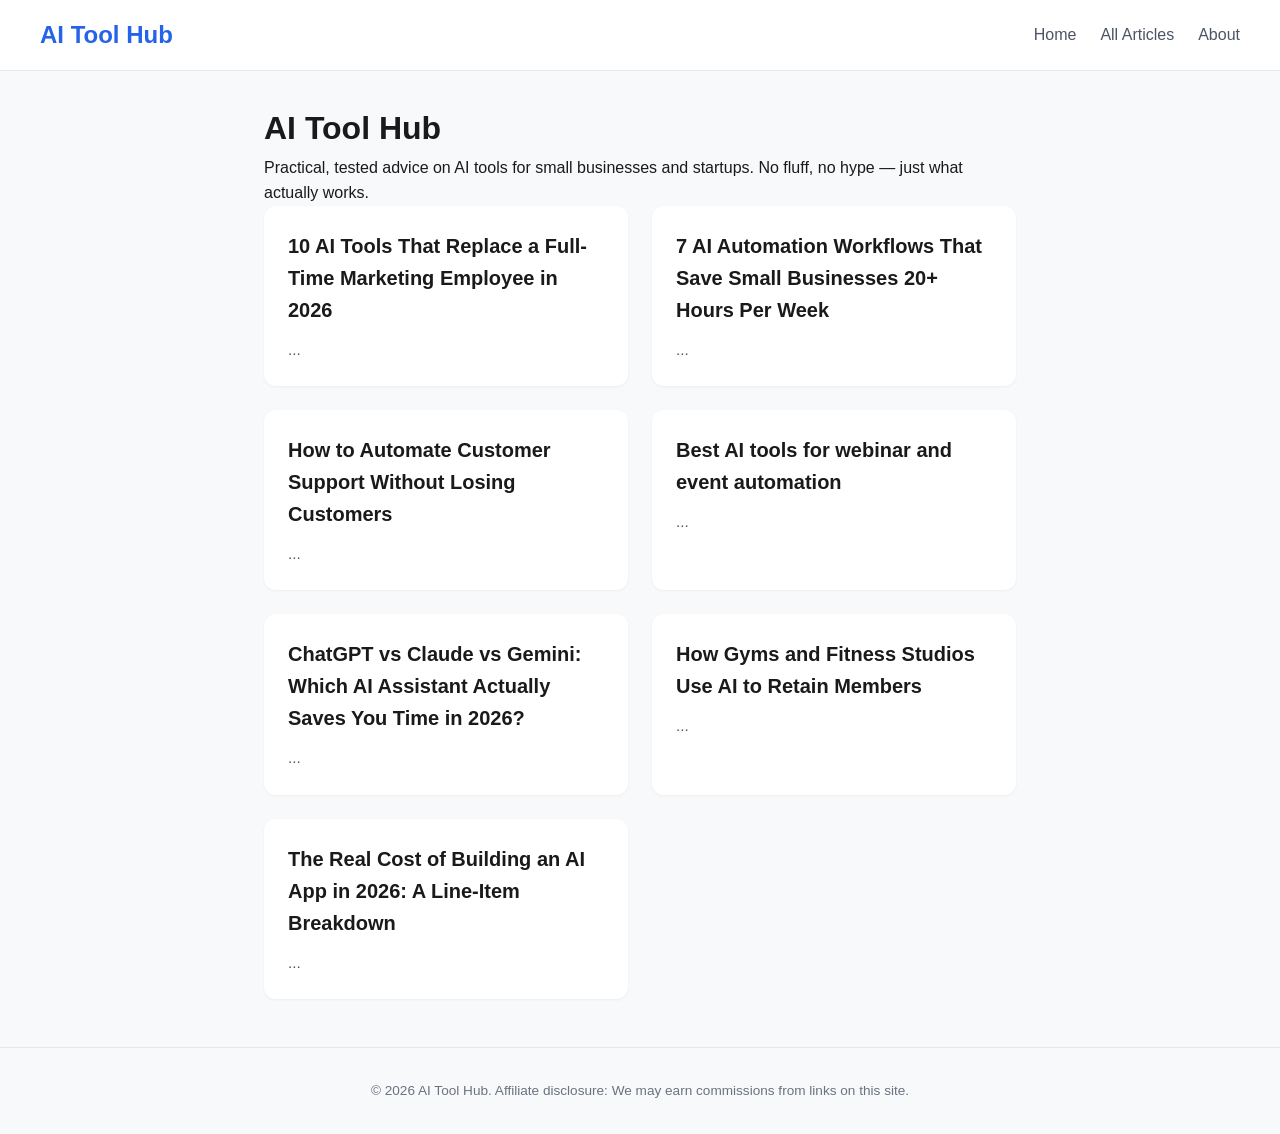
<file: public/index.html>
<!DOCTYPE html>
<html lang="en">
<head>
    <meta charset="UTF-8">
    <meta name="viewport" content="width=device-width, initial-scale=1.0">
    <meta name="description" content="Practical AI tool reviews and guides for small businesses">
    <title>AI Tool Hub | AI Tool Hub</title>
    <link rel="stylesheet" href="static/style.css">
    <!-- Ad placeholder - replace with real ad code once approved -->
</head>
<body>
    <header>
        <nav>
            <a href="index.html" class="logo">AI Tool Hub</a>
            <div class="nav-links">
                <a href="index.html">Home</a>
                <a href="blog/index.html">All Articles</a>
                <a href="about.html">About</a>
            </div>
        </nav>
    </header>
    <main>
        <h1>AI Tool Hub</h1>
<p>Practical, tested advice on AI tools for small businesses and startups. No fluff, no hype — just what actually works.</p>
<div class="article-grid">
<a href="blog/10-ai-tools-that-replace-a-full-time-marketing-employee-in-2026.html" class="article-card">
<h2>10 AI Tools That Replace a Full-Time Marketing Employee in 2026</h2>
<div class="meta"></div>
<p>...</p>
</a>
<a href="blog/7-ai-automation-workflows-that-save-small-businesses-20-hours-per-week.html" class="article-card">
<h2>7 AI Automation Workflows That Save Small Businesses 20+ Hours Per Week</h2>
<div class="meta"></div>
<p>...</p>
</a>
<a href="blog/how-to-automate-customer-support-without-losing-customers.html" class="article-card">
<h2>How to Automate Customer Support Without Losing Customers</h2>
<div class="meta"></div>
<p>...</p>
</a>
<a href="blog/best-ai-tools-for-webinar-and-event-automation.html" class="article-card">
<h2>Best AI tools for webinar and event automation</h2>
<div class="meta"></div>
<p>...</p>
</a>
<a href="blog/chatgpt-vs-claude-vs-gemini-which-ai-assistant-actually-saves-you-time-in-2026.html" class="article-card">
<h2>ChatGPT vs Claude vs Gemini: Which AI Assistant Actually Saves You Time in 2026?</h2>
<div class="meta"></div>
<p>...</p>
</a>
<a href="blog/how-gyms-and-fitness-studios-use-ai-to-retain-members.html" class="article-card">
<h2>How Gyms and Fitness Studios Use AI to Retain Members</h2>
<div class="meta"></div>
<p>...</p>
</a>
<a href="blog/the-real-cost-of-building-an-ai-app-in-2026-a-line-item-breakdown.html" class="article-card">
<h2>The Real Cost of Building an AI App in 2026: A Line-Item Breakdown</h2>
<div class="meta"></div>
<p>...</p>
</a>
</div>
    </main>
    <footer>
        <p>&copy; 2026 AI Tool Hub. Affiliate disclosure: We may earn commissions from links on this site.</p>
    </footer>
</body>
</html>
</file>
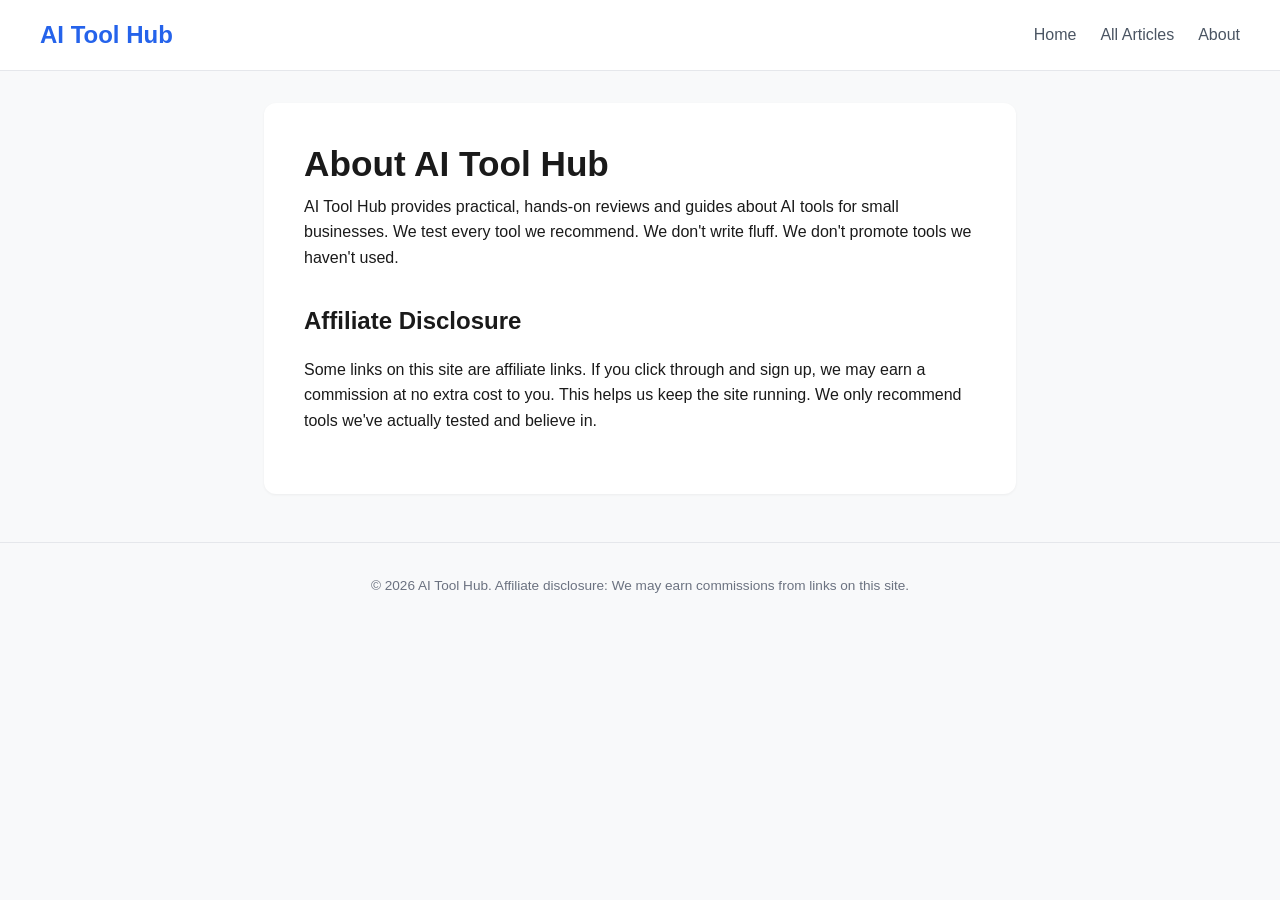
<file: public/about.html>
<!DOCTYPE html>
<html lang="en">
<head>
    <meta charset="UTF-8">
    <meta name="viewport" content="width=device-width, initial-scale=1.0">
    <meta name="description" content="About AI Tool Hub">
    <title>About | AI Tool Hub</title>
    <link rel="stylesheet" href="static/style.css">
    <!-- Ad placeholder - replace with real ad code once approved -->
</head>
<body>
    <header>
        <nav>
            <a href="index.html" class="logo">AI Tool Hub</a>
            <div class="nav-links">
                <a href="index.html">Home</a>
                <a href="blog/index.html">All Articles</a>
                <a href="about.html">About</a>
            </div>
        </nav>
    </header>
    <main>
        <article>
<h1>About AI Tool Hub</h1>
<p>AI Tool Hub provides practical, hands-on reviews and guides about AI tools for small businesses. We test every tool we recommend. We don't write fluff. We don't promote tools we haven't used.</p>
<h2>Affiliate Disclosure</h2>
<p>Some links on this site are affiliate links. If you click through and sign up, we may earn a commission at no extra cost to you. This helps us keep the site running. We only recommend tools we've actually tested and believe in.</p>
</article>
    </main>
    <footer>
        <p>&copy; 2026 AI Tool Hub. Affiliate disclosure: We may earn commissions from links on this site.</p>
    </footer>
</body>
</html>
</file>
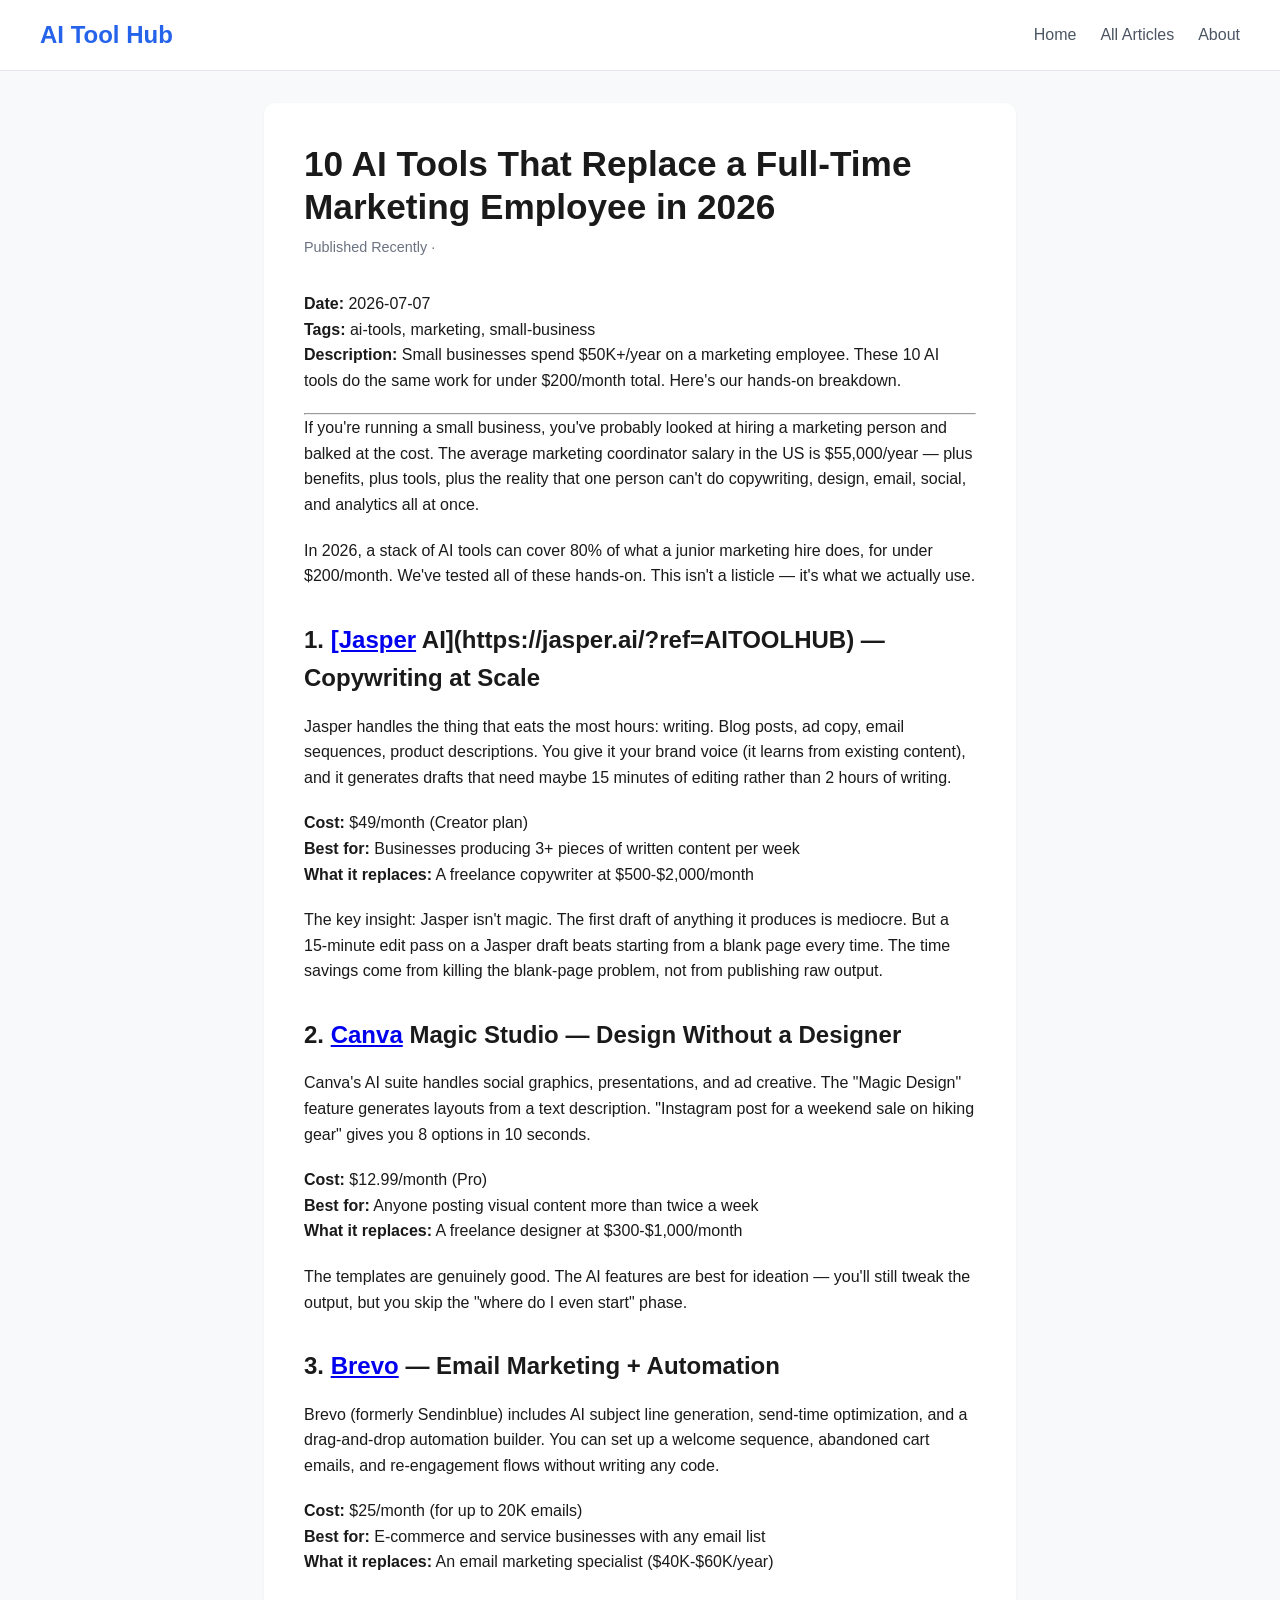
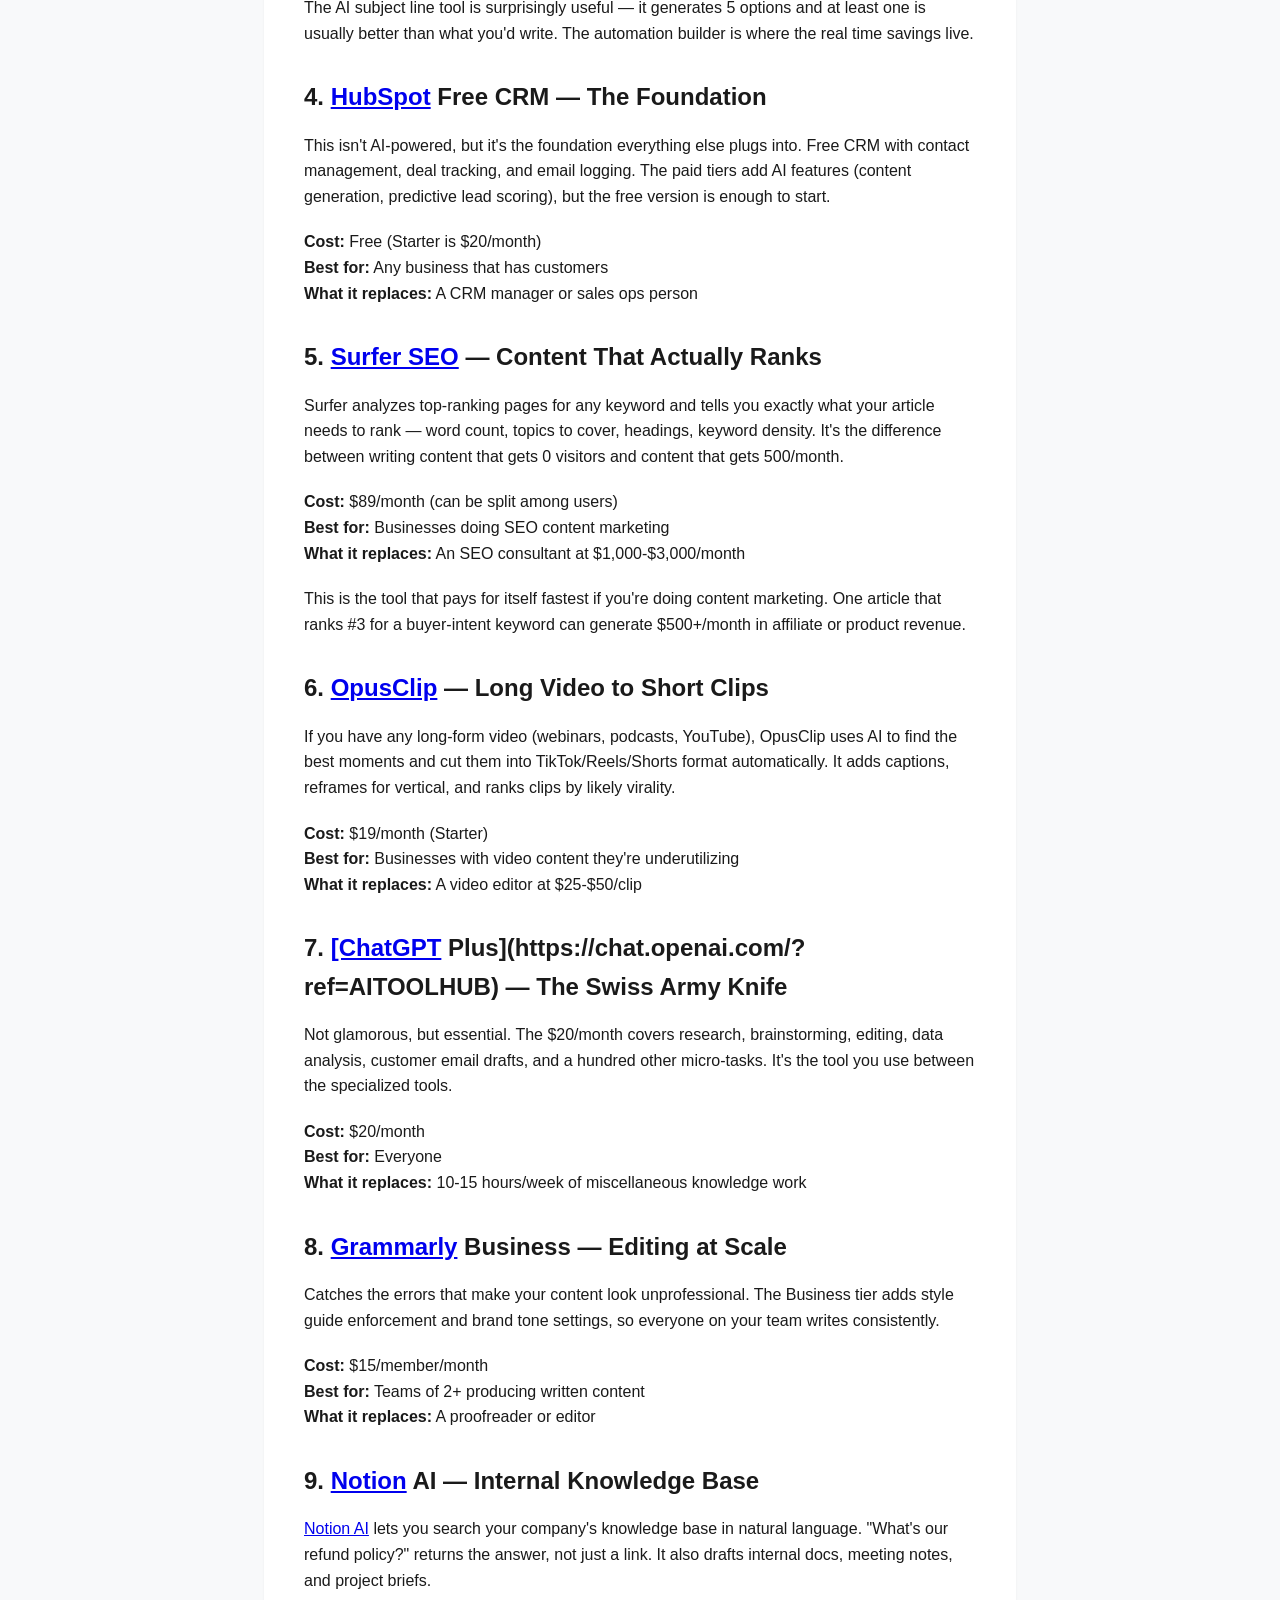
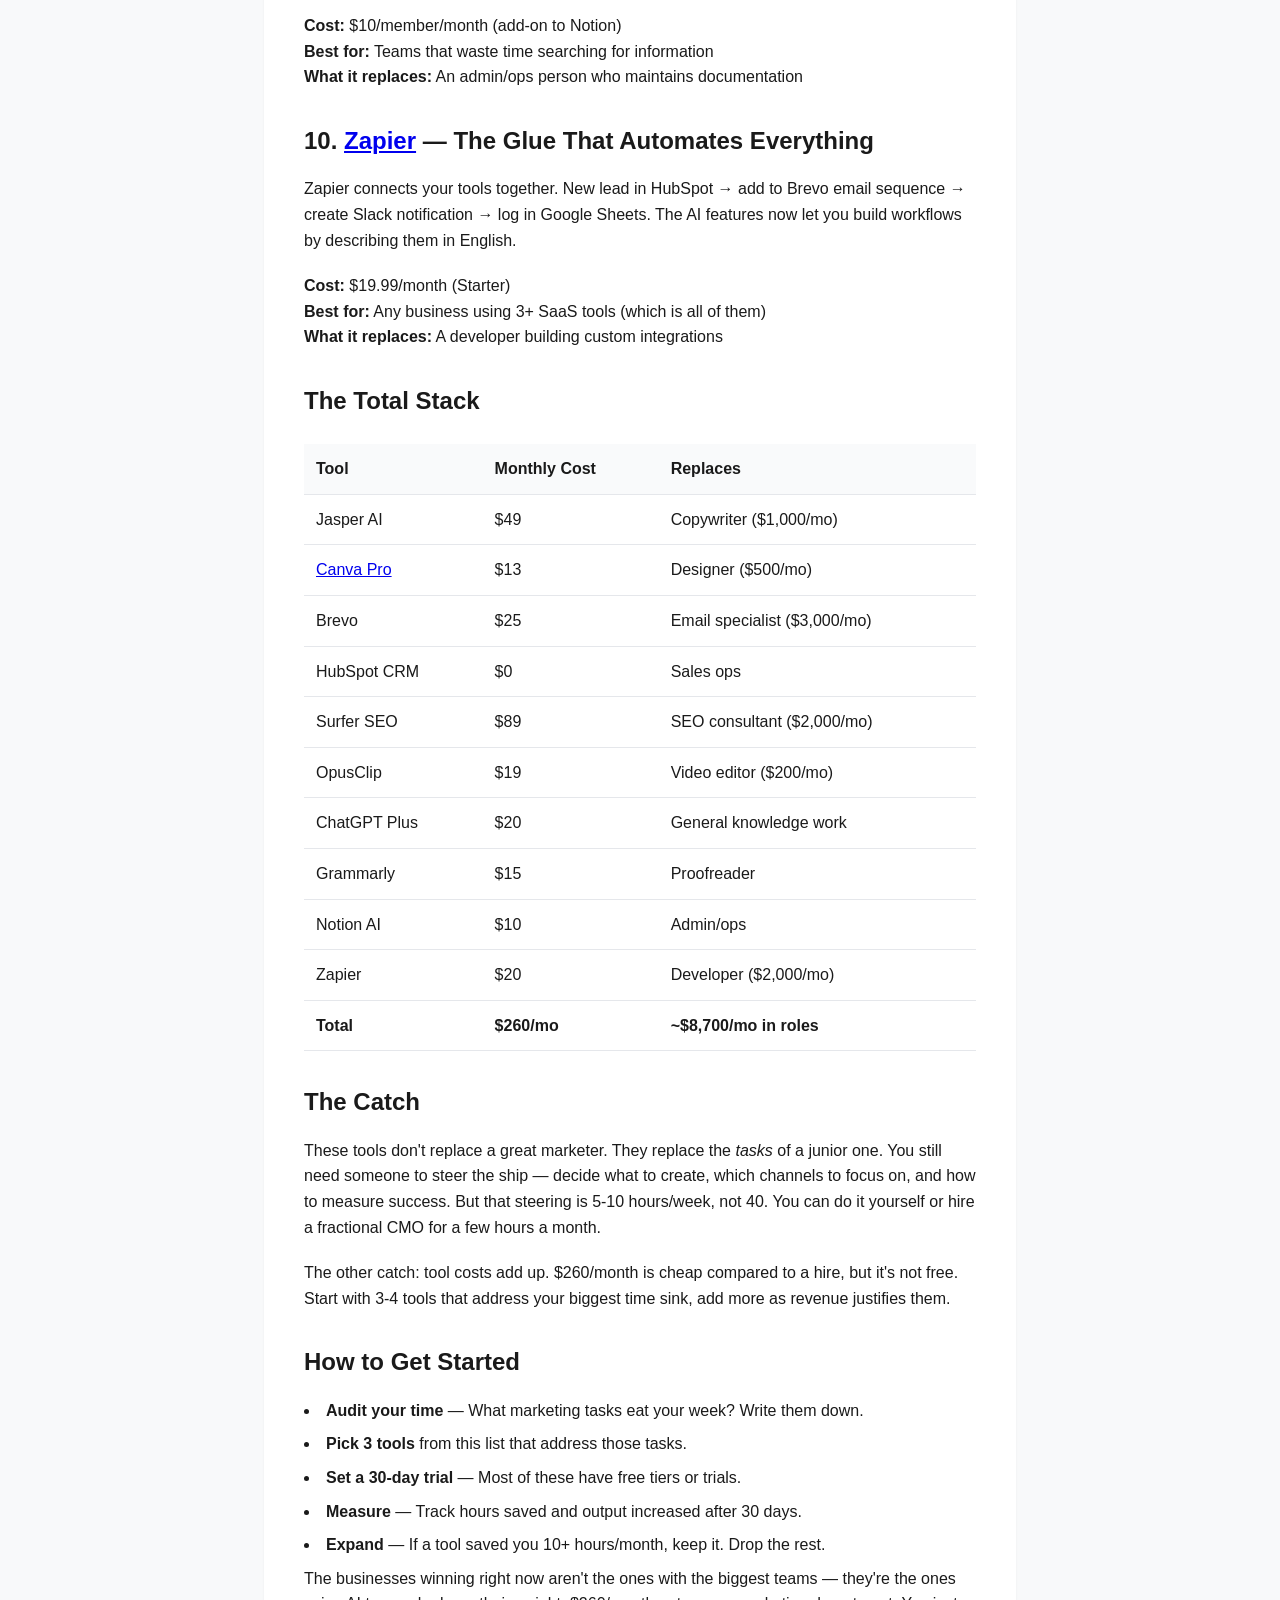
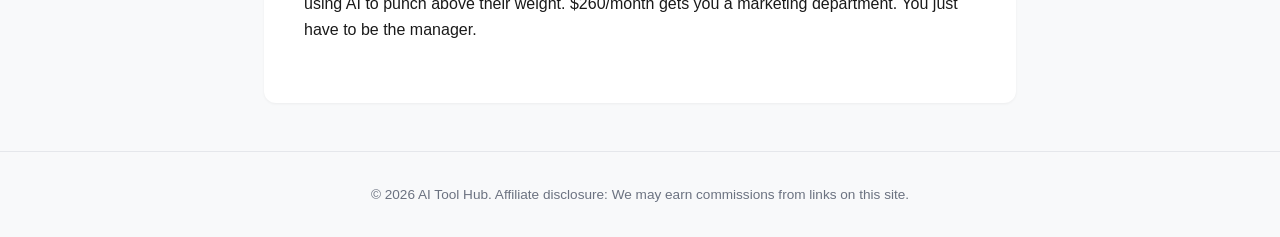
<file: public/blog/10-ai-tools-that-replace-a-full-time-marketing-employee-in-2026.html>
<!DOCTYPE html>
<html lang="en">
<head>
    <meta charset="UTF-8">
    <meta name="viewport" content="width=device-width, initial-scale=1.0">
    <meta name="description" content="10 AI Tools That Replace a Full-Time Marketing Employee in 2026">
    <title>10 AI Tools That Replace a Full-Time Marketing Employee in 2026 | AI Tool Hub</title>
    <link rel="stylesheet" href="../static/style.css">
    <!-- Ad placeholder - replace with real ad code once approved -->
</head>
<body>
    <header>
        <nav>
            <a href="../index.html" class="logo">AI Tool Hub</a>
            <div class="nav-links">
                <a href="../index.html">Home</a>
                <a href="index.html">All Articles</a>
                <a href="../about.html">About</a>
            </div>
        </nav>
    </header>
    <main>
        <article>
<h1>10 AI Tools That Replace a Full-Time Marketing Employee in 2026</h1>
<div class="meta">Published Recently · </div>
<p><strong>Date:</strong> 2026-07-07<br>
<strong>Tags:</strong> ai-tools, marketing, small-business<br>
<strong>Description:</strong> Small businesses spend $50K+/year on a marketing employee. These 10 AI tools do the same work for under $200/month total. Here's our hands-on breakdown.</p>

<hr>

<p>If you're running a small business, you've probably looked at hiring a marketing person and balked at the cost. The average marketing coordinator salary in the US is $55,000/year — plus benefits, plus tools, plus the reality that one person can't do copywriting, design, email, social, and analytics all at once.</p>

<p>In 2026, a stack of AI tools can cover 80% of what a junior marketing hire does, for under $200/month. We've tested all of these hands-on. This isn't a listicle — it's what we actually use.</p>

<h2>1. <a href="https://jasper.ai/?ref=AITOOLHUB" rel="noopener" target="_blank">[Jasper</a> AI](https://jasper.ai/?ref=AITOOLHUB) — Copywriting at Scale</h2>

<p>Jasper handles the thing that eats the most hours: writing. Blog posts, ad copy, email sequences, product descriptions. You give it your brand voice (it learns from existing content), and it generates drafts that need maybe 15 minutes of editing rather than 2 hours of writing.</p>

<p><strong>Cost:</strong> $49/month (Creator plan)<br>
<strong>Best for:</strong> Businesses producing 3+ pieces of written content per week<br>
<strong>What it replaces:</strong> A freelance copywriter at $500-$2,000/month</p>

<p>The key insight: Jasper isn't magic. The first draft of anything it produces is mediocre. But a 15-minute edit pass on a Jasper draft beats starting from a blank page every time. The time savings come from killing the blank-page problem, not from publishing raw output.</p>

<h2>2. <a href="https://canva.com/?ref=AITOOLHUB" rel="noopener" target="_blank">Canva</a> Magic Studio — Design Without a Designer</h2>

<p>Canva's AI suite handles social graphics, presentations, and ad creative. The "Magic Design" feature generates layouts from a text description. "Instagram post for a weekend sale on hiking gear" gives you 8 options in 10 seconds.</p>

<p><strong>Cost:</strong> $12.99/month (Pro)<br>
<strong>Best for:</strong> Anyone posting visual content more than twice a week<br>
<strong>What it replaces:</strong> A freelance designer at $300-$1,000/month</p>

<p>The templates are genuinely good. The AI features are best for ideation — you'll still tweak the output, but you skip the "where do I even start" phase.</p>

<h2>3. <a href="https://brevo.com/?ref=AITOOLHUB" rel="noopener" target="_blank">Brevo</a> — Email Marketing + Automation</h2>

<p>Brevo (formerly Sendinblue) includes AI subject line generation, send-time optimization, and a drag-and-drop automation builder. You can set up a welcome sequence, abandoned cart emails, and re-engagement flows without writing any code.</p>

<p><strong>Cost:</strong> $25/month (for up to 20K emails)<br>
<strong>Best for:</strong> E-commerce and service businesses with any email list<br>
<strong>What it replaces:</strong> An email marketing specialist ($40K-$60K/year)</p>

<p>The AI subject line tool is surprisingly useful — it generates 5 options and at least one is usually better than what you'd write. The automation builder is where the real time savings live.</p>

<h2>4. <a href="https://hubspot.com/?ref=AITOOLHUB" rel="noopener" target="_blank">HubSpot</a> Free CRM — The Foundation</h2>

<p>This isn't AI-powered, but it's the foundation everything else plugs into. Free CRM with contact management, deal tracking, and email logging. The paid tiers add AI features (content generation, predictive lead scoring), but the free version is enough to start.</p>

<p><strong>Cost:</strong> Free (Starter is $20/month)<br>
<strong>Best for:</strong> Any business that has customers<br>
<strong>What it replaces:</strong> A CRM manager or sales ops person</p>

<h2>5. <a href="https://surferseo.com/?ref=AITOOLHUB" rel="noopener" target="_blank">Surfer SEO</a> — Content That Actually Ranks</h2>

<p>Surfer analyzes top-ranking pages for any keyword and tells you exactly what your article needs to rank — word count, topics to cover, headings, keyword density. It's the difference between writing content that gets 0 visitors and content that gets 500/month.</p>

<p><strong>Cost:</strong> $89/month (can be split among users)<br>
<strong>Best for:</strong> Businesses doing SEO content marketing<br>
<strong>What it replaces:</strong> An SEO consultant at $1,000-$3,000/month</p>

<p>This is the tool that pays for itself fastest if you're doing content marketing. One article that ranks #3 for a buyer-intent keyword can generate $500+/month in affiliate or product revenue.</p>

<h2>6. <a href="https://opusclip.com/?ref=AITOOLHUB" rel="noopener" target="_blank">OpusClip</a> — Long Video to Short Clips</h2>

<p>If you have any long-form video (webinars, podcasts, YouTube), OpusClip uses AI to find the best moments and cut them into TikTok/Reels/Shorts format automatically. It adds captions, reframes for vertical, and ranks clips by likely virality.</p>

<p><strong>Cost:</strong> $19/month (Starter)<br>
<strong>Best for:</strong> Businesses with video content they're underutilizing<br>
<strong>What it replaces:</strong> A video editor at $25-$50/clip</p>

<h2>7. <a href="https://chat.openai.com/?ref=AITOOLHUB" rel="noopener" target="_blank">[ChatGPT</a> Plus](https://chat.openai.com/?ref=AITOOLHUB) — The Swiss Army Knife</h2>

<p>Not glamorous, but essential. The $20/month covers research, brainstorming, editing, data analysis, customer email drafts, and a hundred other micro-tasks. It's the tool you use between the specialized tools.</p>

<p><strong>Cost:</strong> $20/month<br>
<strong>Best for:</strong> Everyone<br>
<strong>What it replaces:</strong> 10-15 hours/week of miscellaneous knowledge work</p>

<h2>8. <a href="https://grammarly.com/?ref=AITOOLHUB" rel="noopener" target="_blank">Grammarly</a> Business — Editing at Scale</h2>

<p>Catches the errors that make your content look unprofessional. The Business tier adds style guide enforcement and brand tone settings, so everyone on your team writes consistently.</p>

<p><strong>Cost:</strong> $15/member/month<br>
<strong>Best for:</strong> Teams of 2+ producing written content<br>
<strong>What it replaces:</strong> A proofreader or editor</p>

<h2>9. <a href="https://notion.so/?ref=AITOOLHUB" rel="noopener" target="_blank">Notion</a> AI — Internal Knowledge Base</h2>

<p><a href="https://notion.so/ai?ref=AITOOLHUB" rel="noopener" target="_blank">Notion AI</a> lets you search your company's knowledge base in natural language. "What's our refund policy?" returns the answer, not just a link. It also drafts internal docs, meeting notes, and project briefs.</p>

<p><strong>Cost:</strong> $10/member/month (add-on to Notion)<br>
<strong>Best for:</strong> Teams that waste time searching for information<br>
<strong>What it replaces:</strong> An admin/ops person who maintains documentation</p>

<h2>10. <a href="https://zapier.com/?ref=AITOOLHUB" rel="noopener" target="_blank">Zapier</a> — The Glue That Automates Everything</h2>

<p>Zapier connects your tools together. New lead in HubSpot → add to Brevo email sequence → create Slack notification → log in Google Sheets. The AI features now let you build workflows by describing them in English.</p>

<p><strong>Cost:</strong> $19.99/month (Starter)<br>
<strong>Best for:</strong> Any business using 3+ SaaS tools (which is all of them)<br>
<strong>What it replaces:</strong> A developer building custom integrations</p>

<h2>The Total Stack</h2>

<table>
<tr><th>Tool</th><th>Monthly Cost</th><th>Replaces</th></tr>
<tr><td>Jasper AI</td><td>$49</td><td>Copywriter ($1,000/mo)</td></tr>
<tr><td><a href="https://canva.com/pro?ref=AITOOLHUB" rel="noopener" target="_blank">Canva Pro</a></td><td>$13</td><td>Designer ($500/mo)</td></tr>
<tr><td>Brevo</td><td>$25</td><td>Email specialist ($3,000/mo)</td></tr>
<tr><td>HubSpot CRM</td><td>$0</td><td>Sales ops</td></tr>
<tr><td>Surfer SEO</td><td>$89</td><td>SEO consultant ($2,000/mo)</td></tr>
<tr><td>OpusClip</td><td>$19</td><td>Video editor ($200/mo)</td></tr>
<tr><td>ChatGPT Plus</td><td>$20</td><td>General knowledge work</td></tr>
<tr><td>Grammarly</td><td>$15</td><td>Proofreader</td></tr>
<tr><td>Notion AI</td><td>$10</td><td>Admin/ops</td></tr>
<tr><td>Zapier</td><td>$20</td><td>Developer ($2,000/mo)</td></tr>
<tr><td><strong>Total</strong></td><td><strong>$260/mo</strong></td><td><strong>~$8,700/mo in roles</strong></td></tr>
</table>

<h2>The Catch</h2>

<p>These tools don't replace a great marketer. They replace the <em>tasks</em> of a junior one. You still need someone to steer the ship — decide what to create, which channels to focus on, and how to measure success. But that steering is 5-10 hours/week, not 40. You can do it yourself or hire a fractional CMO for a few hours a month.</p>

<p>The other catch: tool costs add up. $260/month is cheap compared to a hire, but it's not free. Start with 3-4 tools that address your biggest time sink, add more as revenue justifies them.</p>

<h2>How to Get Started</h2>

<li><strong>Audit your time</strong> — What marketing tasks eat your week? Write them down.</li>
<li><strong>Pick 3 tools</strong> from this list that address those tasks.</li>
<li><strong>Set a 30-day trial</strong> — Most of these have free tiers or trials.</li>
<li><strong>Measure</strong> — Track hours saved and output increased after 30 days.</li>
<li><strong>Expand</strong> — If a tool saved you 10+ hours/month, keep it. Drop the rest.</li>

<p>The businesses winning right now aren't the ones with the biggest teams — they're the ones using AI to punch above their weight. $260/month gets you a marketing department. You just have to be the manager.</p>
</article>
    </main>
    <footer>
        <p>&copy; 2026 AI Tool Hub. Affiliate disclosure: We may earn commissions from links on this site.</p>
    </footer>
</body>
</html>
</file>
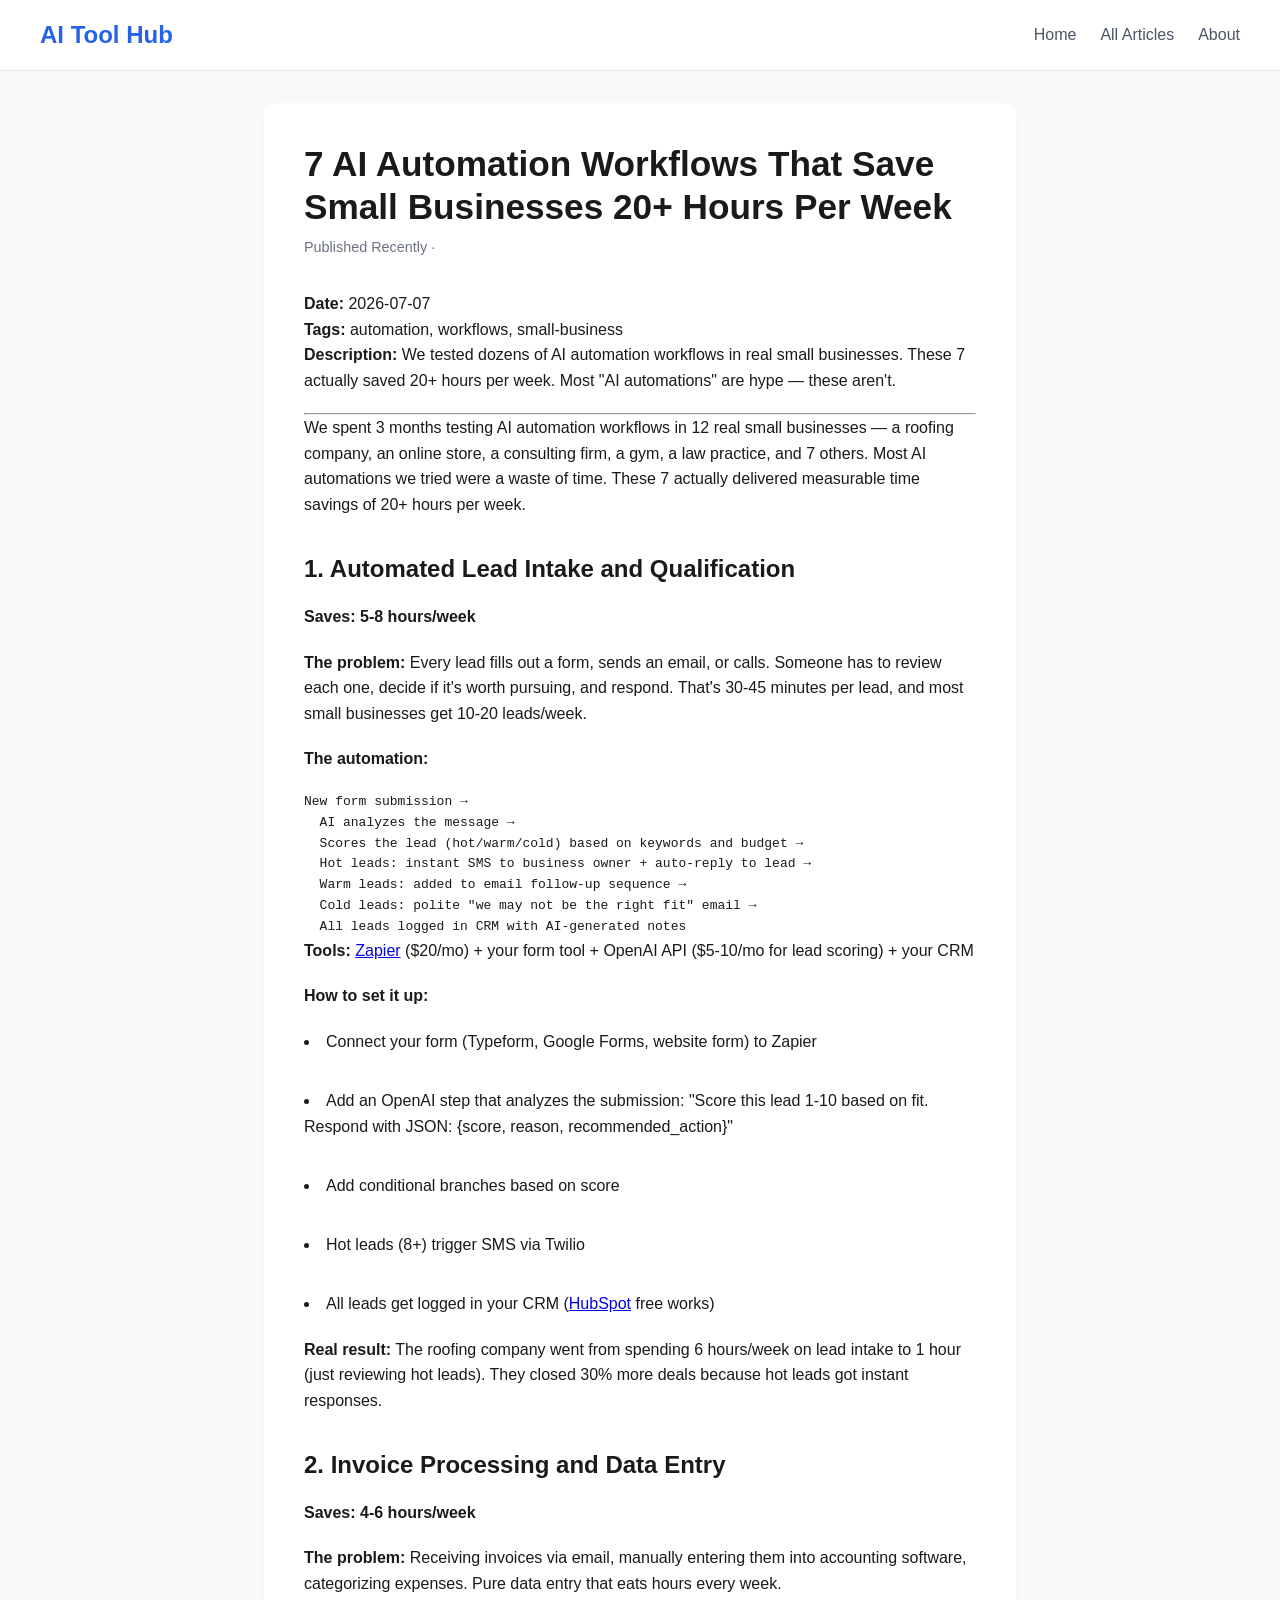
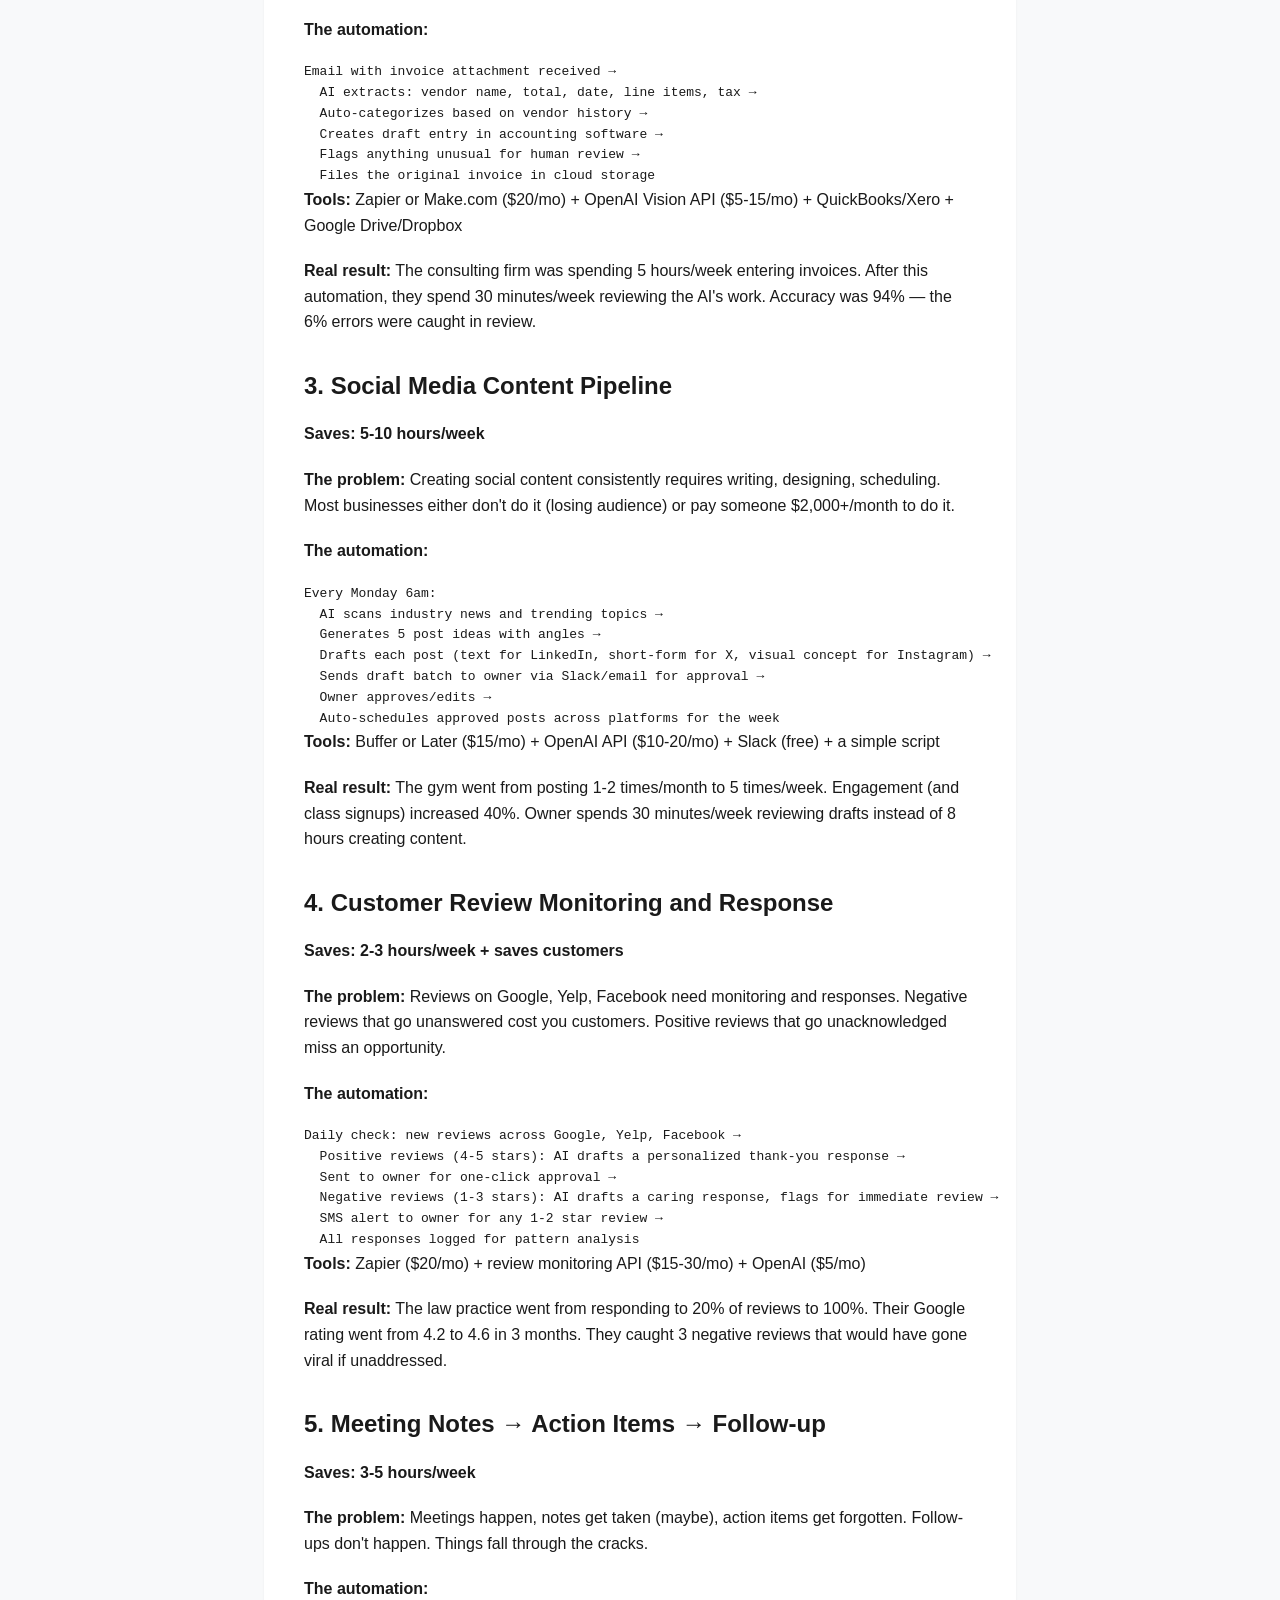
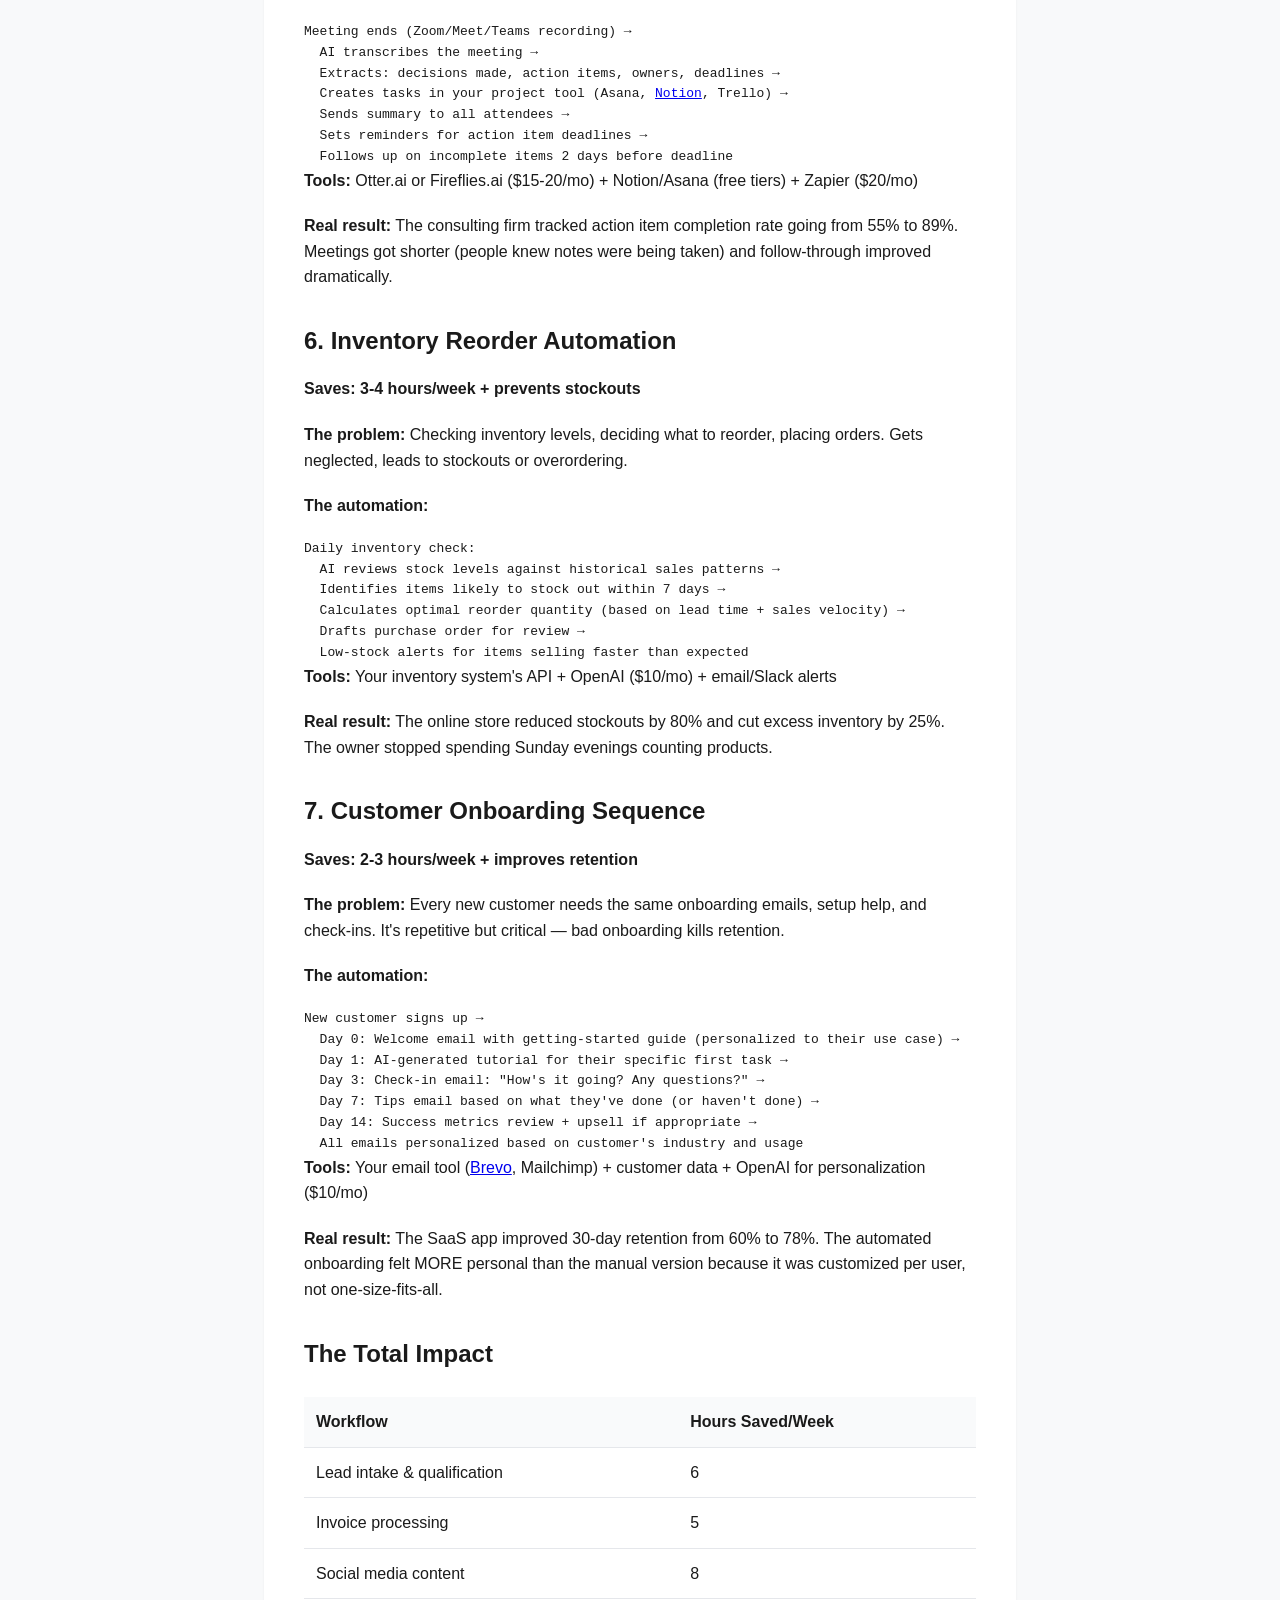
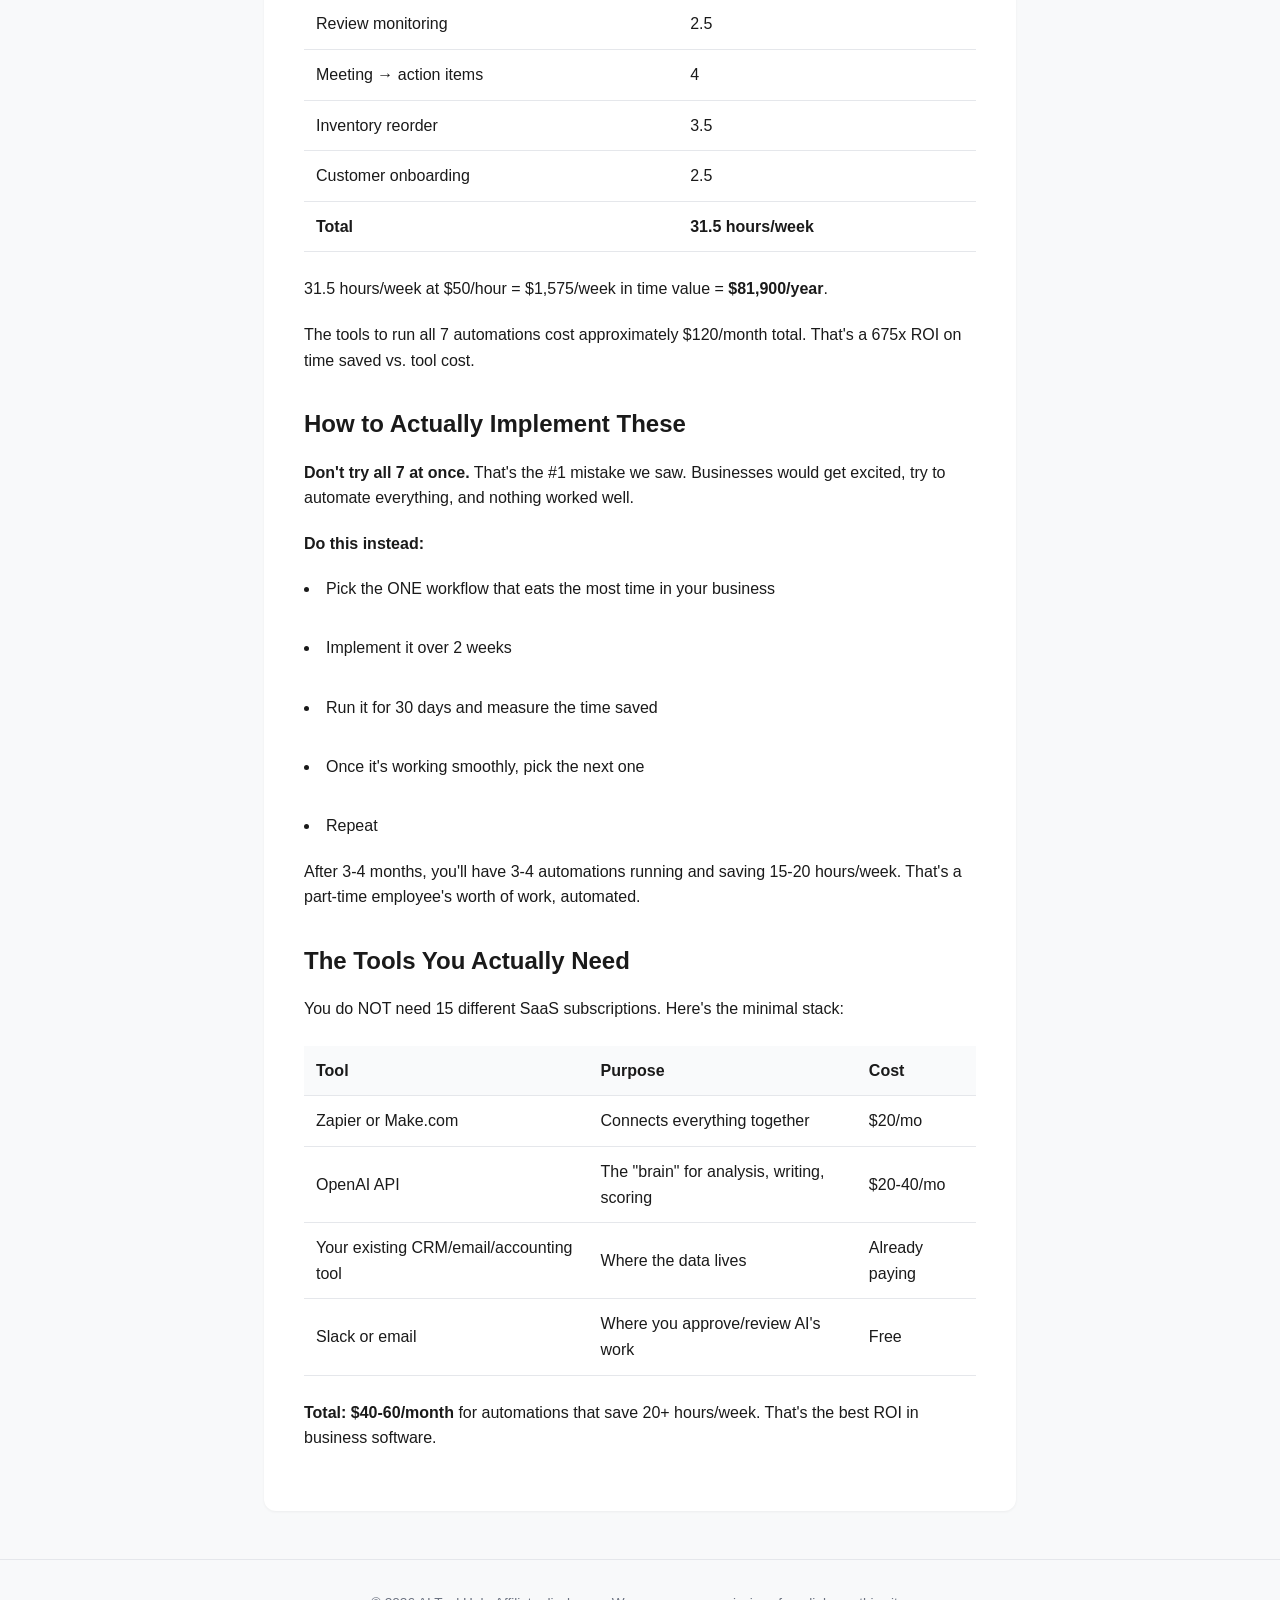
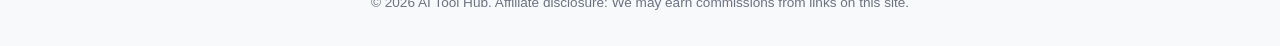
<file: public/blog/7-ai-automation-workflows-that-save-small-businesses-20-hours-per-week.html>
<!DOCTYPE html>
<html lang="en">
<head>
    <meta charset="UTF-8">
    <meta name="viewport" content="width=device-width, initial-scale=1.0">
    <meta name="description" content="7 AI Automation Workflows That Save Small Businesses 20+ Hours Per Week">
    <title>7 AI Automation Workflows That Save Small Businesses 20+ Hours Per Week | AI Tool Hub</title>
    <link rel="stylesheet" href="../static/style.css">
    <!-- Ad placeholder - replace with real ad code once approved -->
</head>
<body>
    <header>
        <nav>
            <a href="../index.html" class="logo">AI Tool Hub</a>
            <div class="nav-links">
                <a href="../index.html">Home</a>
                <a href="index.html">All Articles</a>
                <a href="../about.html">About</a>
            </div>
        </nav>
    </header>
    <main>
        <article>
<h1>7 AI Automation Workflows That Save Small Businesses 20+ Hours Per Week</h1>
<div class="meta">Published Recently · </div>
<p><strong>Date:</strong> 2026-07-07<br>
<strong>Tags:</strong> automation, workflows, small-business<br>
<strong>Description:</strong> We tested dozens of AI automation workflows in real small businesses. These 7 actually saved 20+ hours per week. Most "AI automations" are hype — these aren't.</p>

<hr>

<p>We spent 3 months testing AI automation workflows in 12 real small businesses — a roofing company, an online store, a consulting firm, a gym, a law practice, and 7 others. Most AI automations we tried were a waste of time. These 7 actually delivered measurable time savings of 20+ hours per week.</p>

<h2>1. Automated Lead Intake and Qualification</h2>

<p><strong>Saves: 5-8 hours/week</strong></p>

<p><strong>The problem:</strong> Every lead fills out a form, sends an email, or calls. Someone has to review each one, decide if it's worth pursuing, and respond. That's 30-45 minutes per lead, and most small businesses get 10-20 leads/week.</p>

<p><strong>The automation:</strong></p>

<pre><code>New form submission →
  AI analyzes the message →
  Scores the lead (hot/warm/cold) based on keywords and budget →
  Hot leads: instant SMS to business owner + auto-reply to lead →
  Warm leads: added to email follow-up sequence →
  Cold leads: polite &quot;we may not be the right fit&quot; email →
  All leads logged in CRM with AI-generated notes
</code></pre>

<p><strong>Tools:</strong> <a href="https://zapier.com/?ref=AITOOLHUB" rel="noopener" target="_blank">Zapier</a> ($20/mo) + your form tool + OpenAI API ($5-10/mo for lead scoring) + your CRM</p>

<p><strong>How to set it up:</strong><br>
<li>Connect your form (Typeform, Google Forms, website form) to Zapier</li><br>
<li>Add an OpenAI step that analyzes the submission: "Score this lead 1-10 based on fit. Respond with JSON: {score, reason, recommended_action}"</li><br>
<li>Add conditional branches based on score</li><br>
<li>Hot leads (8+) trigger SMS via Twilio</li><br>
<li>All leads get logged in your CRM (<a href="https://hubspot.com/?ref=AITOOLHUB" rel="noopener" target="_blank">HubSpot</a> free works)</li></p>

<p><strong>Real result:</strong> The roofing company went from spending 6 hours/week on lead intake to 1 hour (just reviewing hot leads). They closed 30% more deals because hot leads got instant responses.</p>

<h2>2. Invoice Processing and Data Entry</h2>

<p><strong>Saves: 4-6 hours/week</strong></p>

<p><strong>The problem:</strong> Receiving invoices via email, manually entering them into accounting software, categorizing expenses. Pure data entry that eats hours every week.</p>

<p><strong>The automation:</strong></p>

<pre><code>Email with invoice attachment received →
  AI extracts: vendor name, total, date, line items, tax →
  Auto-categorizes based on vendor history →
  Creates draft entry in accounting software →
  Flags anything unusual for human review →
  Files the original invoice in cloud storage
</code></pre>

<p><strong>Tools:</strong> Zapier or Make.com ($20/mo) + OpenAI Vision API ($5-15/mo) + QuickBooks/Xero + Google Drive/Dropbox</p>

<p><strong>Real result:</strong> The consulting firm was spending 5 hours/week entering invoices. After this automation, they spend 30 minutes/week reviewing the AI's work. Accuracy was 94% — the 6% errors were caught in review.</p>

<h2>3. Social Media Content Pipeline</h2>

<p><strong>Saves: 5-10 hours/week</strong></p>

<p><strong>The problem:</strong> Creating social content consistently requires writing, designing, scheduling. Most businesses either don't do it (losing audience) or pay someone $2,000+/month to do it.</p>

<p><strong>The automation:</strong></p>

<pre><code>Every Monday 6am:
  AI scans industry news and trending topics →
  Generates 5 post ideas with angles →
  Drafts each post (text for LinkedIn, short-form for X, visual concept for Instagram) →
  Sends draft batch to owner via Slack/email for approval →
  Owner approves/edits →
  Auto-schedules approved posts across platforms for the week
</code></pre>

<p><strong>Tools:</strong> Buffer or Later ($15/mo) + OpenAI API ($10-20/mo) + Slack (free) + a simple script</p>

<p><strong>Real result:</strong> The gym went from posting 1-2 times/month to 5 times/week. Engagement (and class signups) increased 40%. Owner spends 30 minutes/week reviewing drafts instead of 8 hours creating content.</p>

<h2>4. Customer Review Monitoring and Response</h2>

<p><strong>Saves: 2-3 hours/week + saves customers</strong></p>

<p><strong>The problem:</strong> Reviews on Google, Yelp, Facebook need monitoring and responses. Negative reviews that go unanswered cost you customers. Positive reviews that go unacknowledged miss an opportunity.</p>

<p><strong>The automation:</strong></p>

<pre><code>Daily check: new reviews across Google, Yelp, Facebook →
  Positive reviews (4-5 stars): AI drafts a personalized thank-you response →
  Sent to owner for one-click approval →
  Negative reviews (1-3 stars): AI drafts a caring response, flags for immediate review →
  SMS alert to owner for any 1-2 star review →
  All responses logged for pattern analysis
</code></pre>

<p><strong>Tools:</strong> Zapier ($20/mo) + review monitoring API ($15-30/mo) + OpenAI ($5/mo)</p>

<p><strong>Real result:</strong> The law practice went from responding to 20% of reviews to 100%. Their Google rating went from 4.2 to 4.6 in 3 months. They caught 3 negative reviews that would have gone viral if unaddressed.</p>

<h2>5. Meeting Notes → Action Items → Follow-up</h2>

<p><strong>Saves: 3-5 hours/week</strong></p>

<p><strong>The problem:</strong> Meetings happen, notes get taken (maybe), action items get forgotten. Follow-ups don't happen. Things fall through the cracks.</p>

<p><strong>The automation:</strong></p>

<pre><code>Meeting ends (Zoom/Meet/Teams recording) →
  AI transcribes the meeting →
  Extracts: decisions made, action items, owners, deadlines →
  Creates tasks in your project tool (Asana, <a href="https://notion.so/?ref=AITOOLHUB" rel="noopener" target="_blank">Notion</a>, Trello) →
  Sends summary to all attendees →
  Sets reminders for action item deadlines →
  Follows up on incomplete items 2 days before deadline
</code></pre>

<p><strong>Tools:</strong> Otter.ai or Fireflies.ai ($15-20/mo) + Notion/Asana (free tiers) + Zapier ($20/mo)</p>

<p><strong>Real result:</strong> The consulting firm tracked action item completion rate going from 55% to 89%. Meetings got shorter (people knew notes were being taken) and follow-through improved dramatically.</p>

<h2>6. Inventory Reorder Automation</h2>

<p><strong>Saves: 3-4 hours/week + prevents stockouts</strong></p>

<p><strong>The problem:</strong> Checking inventory levels, deciding what to reorder, placing orders. Gets neglected, leads to stockouts or overordering.</p>

<p><strong>The automation:</strong></p>

<pre><code>Daily inventory check:
  AI reviews stock levels against historical sales patterns →
  Identifies items likely to stock out within 7 days →
  Calculates optimal reorder quantity (based on lead time + sales velocity) →
  Drafts purchase order for review →
  Low-stock alerts for items selling faster than expected
</code></pre>

<p><strong>Tools:</strong> Your inventory system's API + OpenAI ($10/mo) + email/Slack alerts</p>

<p><strong>Real result:</strong> The online store reduced stockouts by 80% and cut excess inventory by 25%. The owner stopped spending Sunday evenings counting products.</p>

<h2>7. Customer Onboarding Sequence</h2>

<p><strong>Saves: 2-3 hours/week + improves retention</strong></p>

<p><strong>The problem:</strong> Every new customer needs the same onboarding emails, setup help, and check-ins. It's repetitive but critical — bad onboarding kills retention.</p>

<p><strong>The automation:</strong></p>

<pre><code>New customer signs up →
  Day 0: Welcome email with getting-started guide (personalized to their use case) →
  Day 1: AI-generated tutorial for their specific first task →
  Day 3: Check-in email: &quot;How&#x27;s it going? Any questions?&quot; →
  Day 7: Tips email based on what they&#x27;ve done (or haven&#x27;t done) →
  Day 14: Success metrics review + upsell if appropriate →
  All emails personalized based on customer&#x27;s industry and usage
</code></pre>

<p><strong>Tools:</strong> Your email tool (<a href="https://brevo.com/?ref=AITOOLHUB" rel="noopener" target="_blank">Brevo</a>, Mailchimp) + customer data + OpenAI for personalization ($10/mo)</p>

<p><strong>Real result:</strong> The SaaS app improved 30-day retention from 60% to 78%. The automated onboarding felt MORE personal than the manual version because it was customized per user, not one-size-fits-all.</p>

<h2>The Total Impact</h2>

<table>
<tr><th>Workflow</th><th>Hours Saved/Week</th></tr>
<tr><td>Lead intake & qualification</td><td>6</td></tr>
<tr><td>Invoice processing</td><td>5</td></tr>
<tr><td>Social media content</td><td>8</td></tr>
<tr><td>Review monitoring</td><td>2.5</td></tr>
<tr><td>Meeting → action items</td><td>4</td></tr>
<tr><td>Inventory reorder</td><td>3.5</td></tr>
<tr><td>Customer onboarding</td><td>2.5</td></tr>
<tr><td><strong>Total</strong></td><td><strong>31.5 hours/week</strong></td></tr>
</table>

<p>31.5 hours/week at $50/hour = $1,575/week in time value = <strong>$81,900/year</strong>.</p>

<p>The tools to run all 7 automations cost approximately $120/month total. That's a 675x ROI on time saved vs. tool cost.</p>

<h2>How to Actually Implement These</h2>

<p><strong>Don't try all 7 at once.</strong> That's the #1 mistake we saw. Businesses would get excited, try to automate everything, and nothing worked well.</p>

<p><strong>Do this instead:</strong><br>
<li>Pick the ONE workflow that eats the most time in your business</li><br>
<li>Implement it over 2 weeks</li><br>
<li>Run it for 30 days and measure the time saved</li><br>
<li>Once it's working smoothly, pick the next one</li><br>
<li>Repeat</li></p>

<p>After 3-4 months, you'll have 3-4 automations running and saving 15-20 hours/week. That's a part-time employee's worth of work, automated.</p>

<h2>The Tools You Actually Need</h2>

<p>You do NOT need 15 different SaaS subscriptions. Here's the minimal stack:</p>

<table>
<tr><th>Tool</th><th>Purpose</th><th>Cost</th></tr>
<tr><td>Zapier or Make.com</td><td>Connects everything together</td><td>$20/mo</td></tr>
<tr><td>OpenAI API</td><td>The "brain" for analysis, writing, scoring</td><td>$20-40/mo</td></tr>
<tr><td>Your existing CRM/email/accounting tool</td><td>Where the data lives</td><td>Already paying</td></tr>
<tr><td>Slack or email</td><td>Where you approve/review AI's work</td><td>Free</td></tr>
</table>

<p><strong>Total: $40-60/month</strong> for automations that save 20+ hours/week. That's the best ROI in business software.</p>
</article>
    </main>
    <footer>
        <p>&copy; 2026 AI Tool Hub. Affiliate disclosure: We may earn commissions from links on this site.</p>
    </footer>
</body>
</html>
</file>
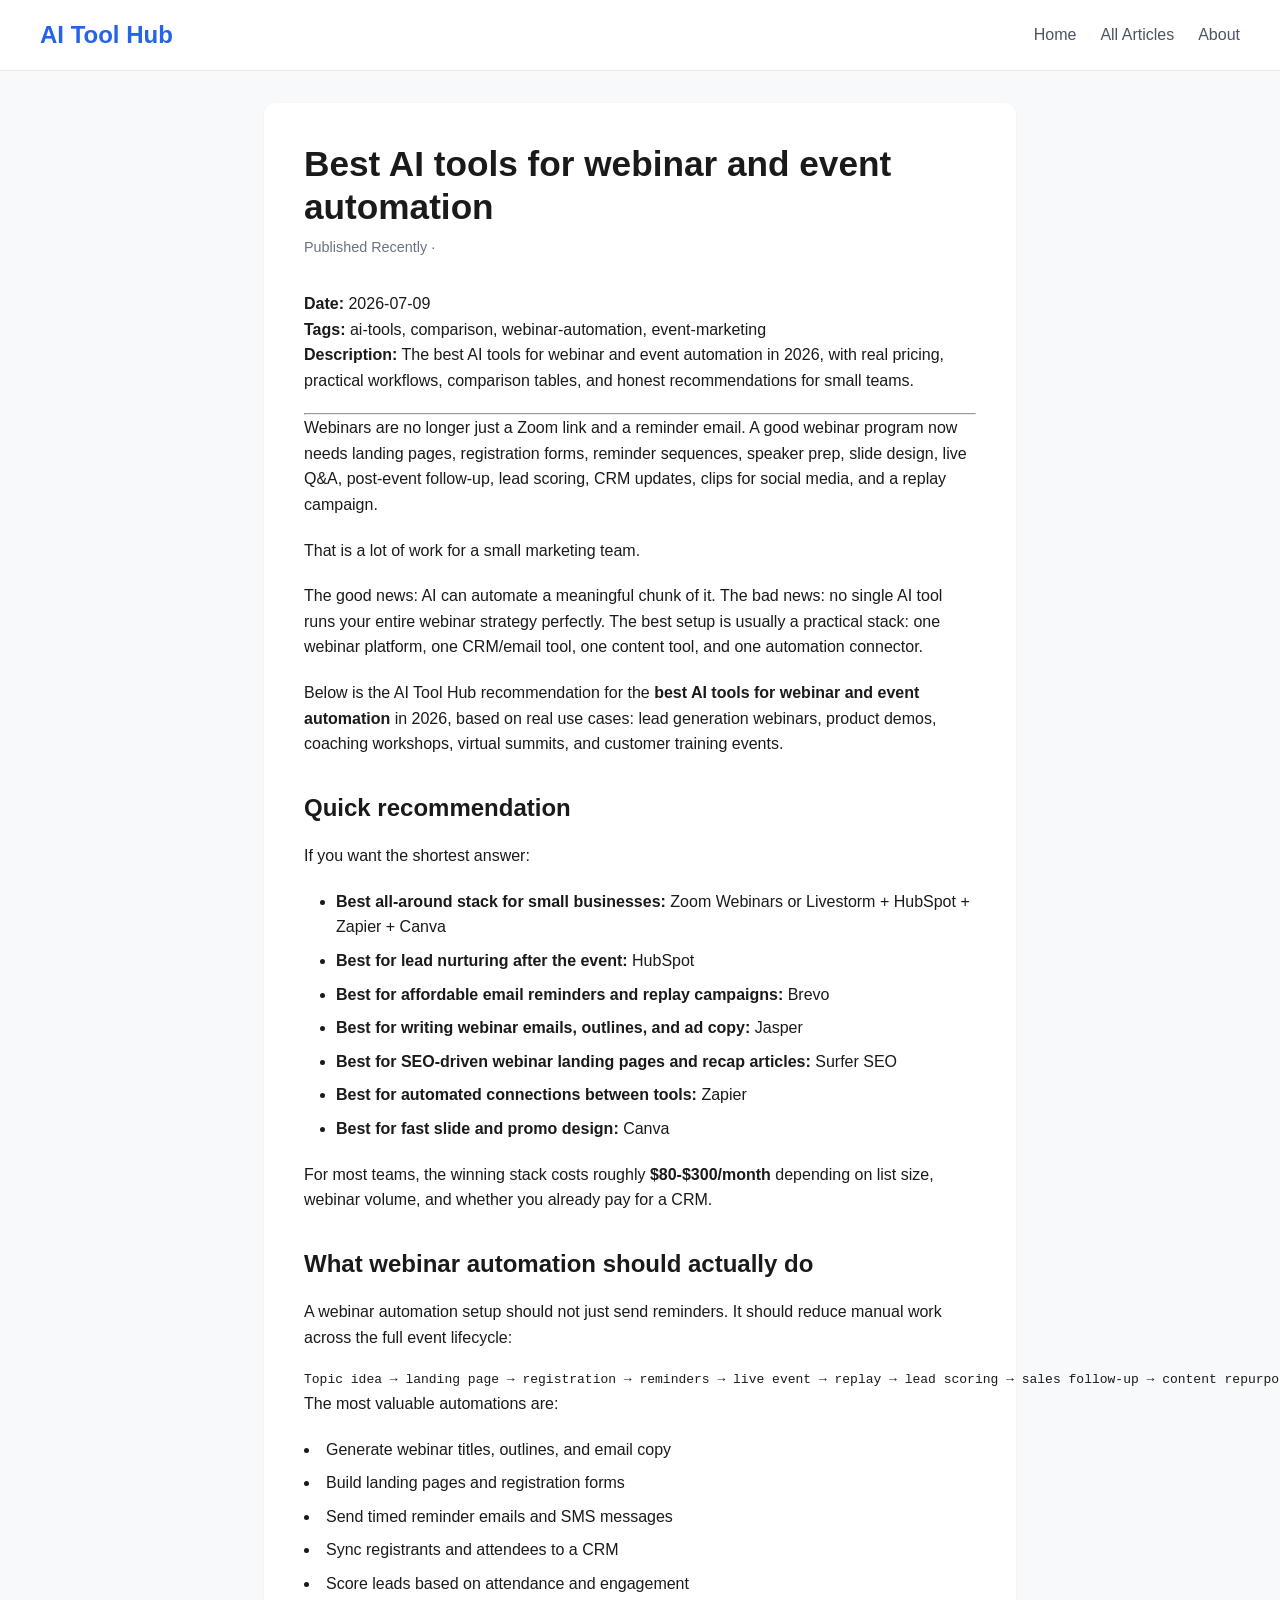
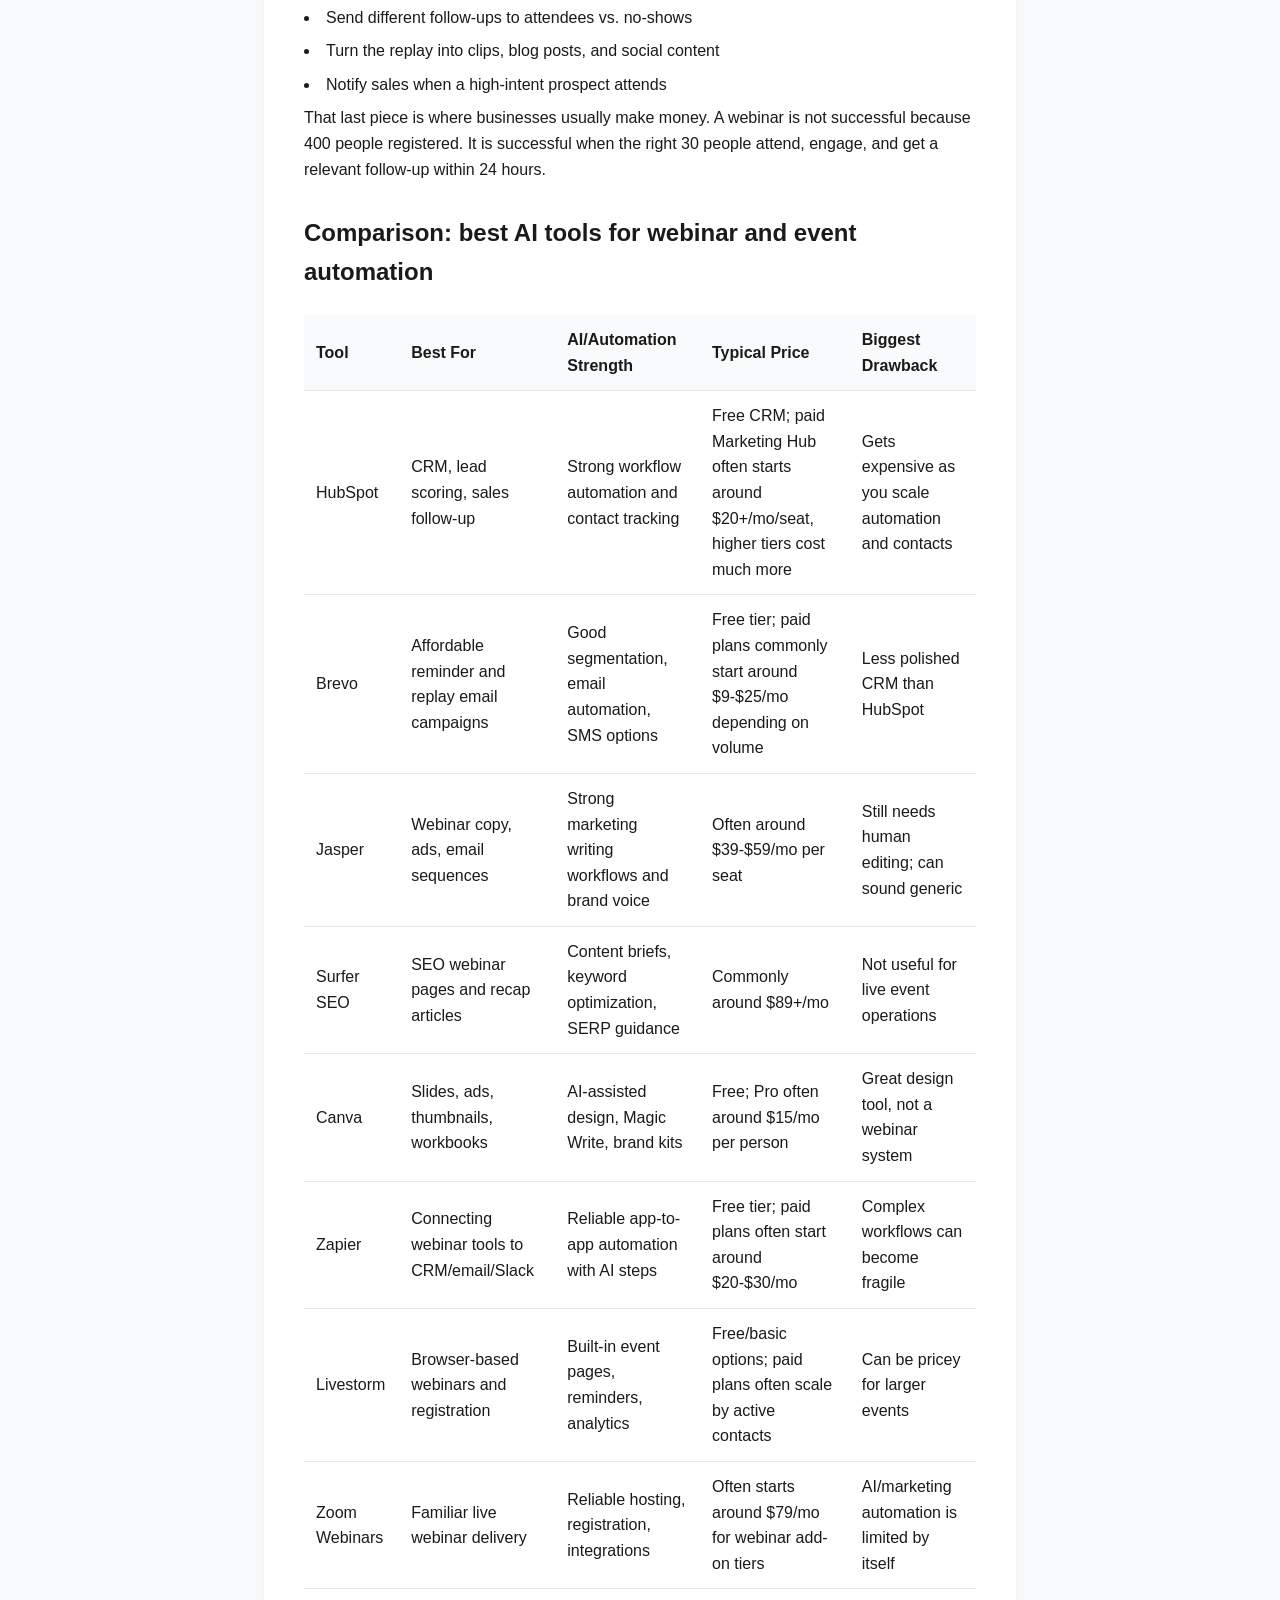
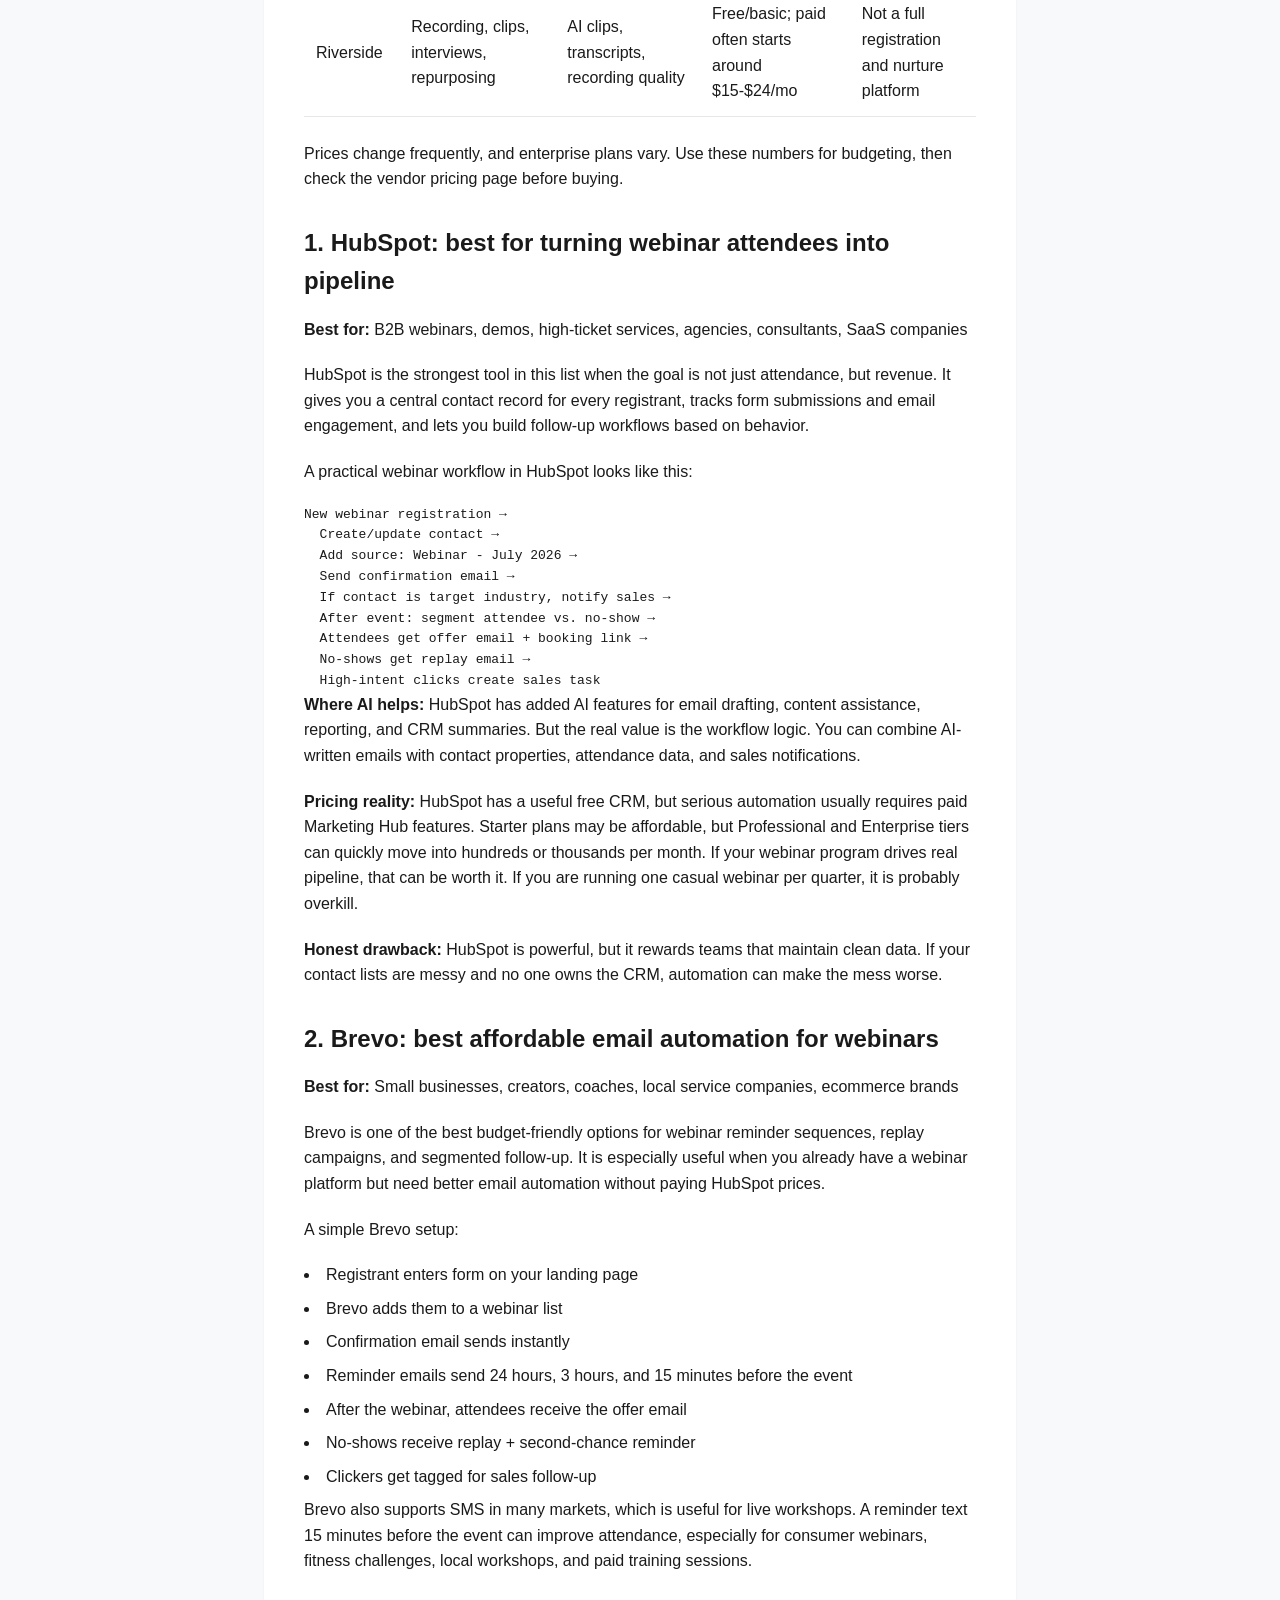
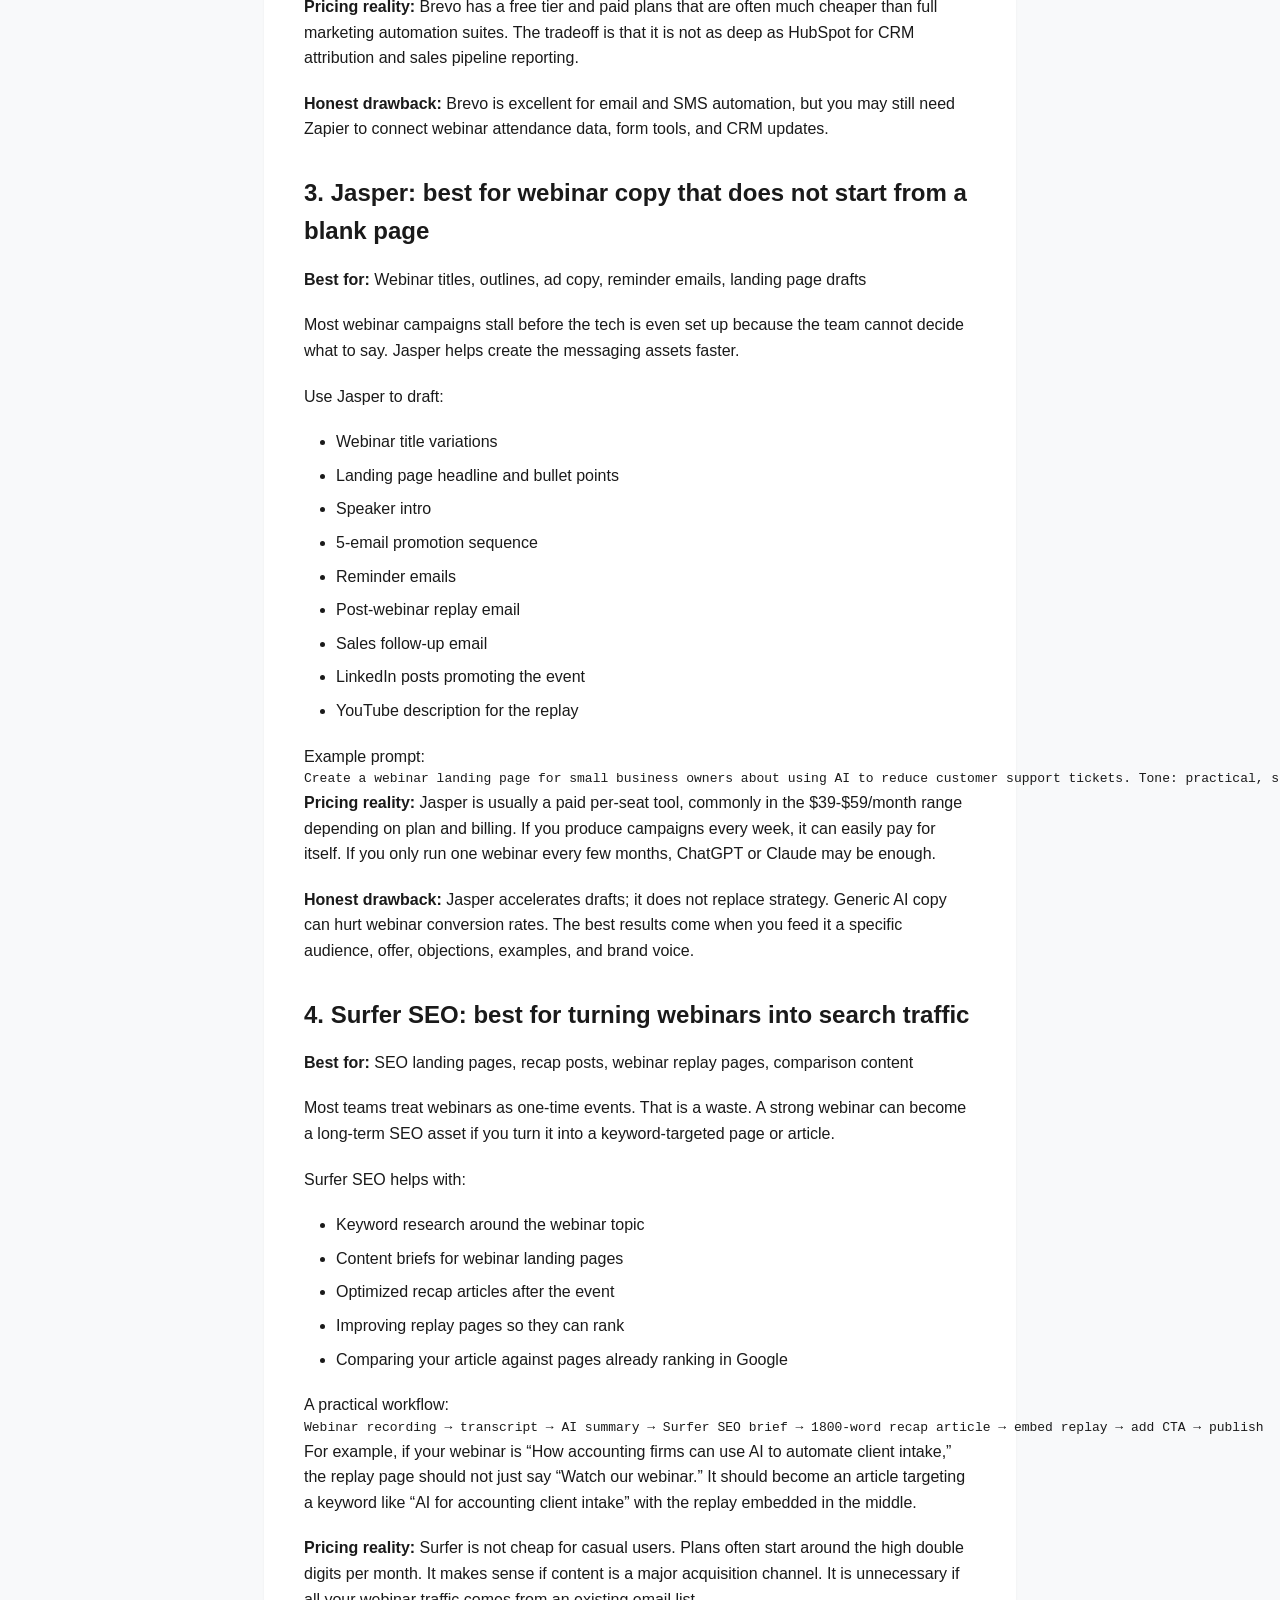
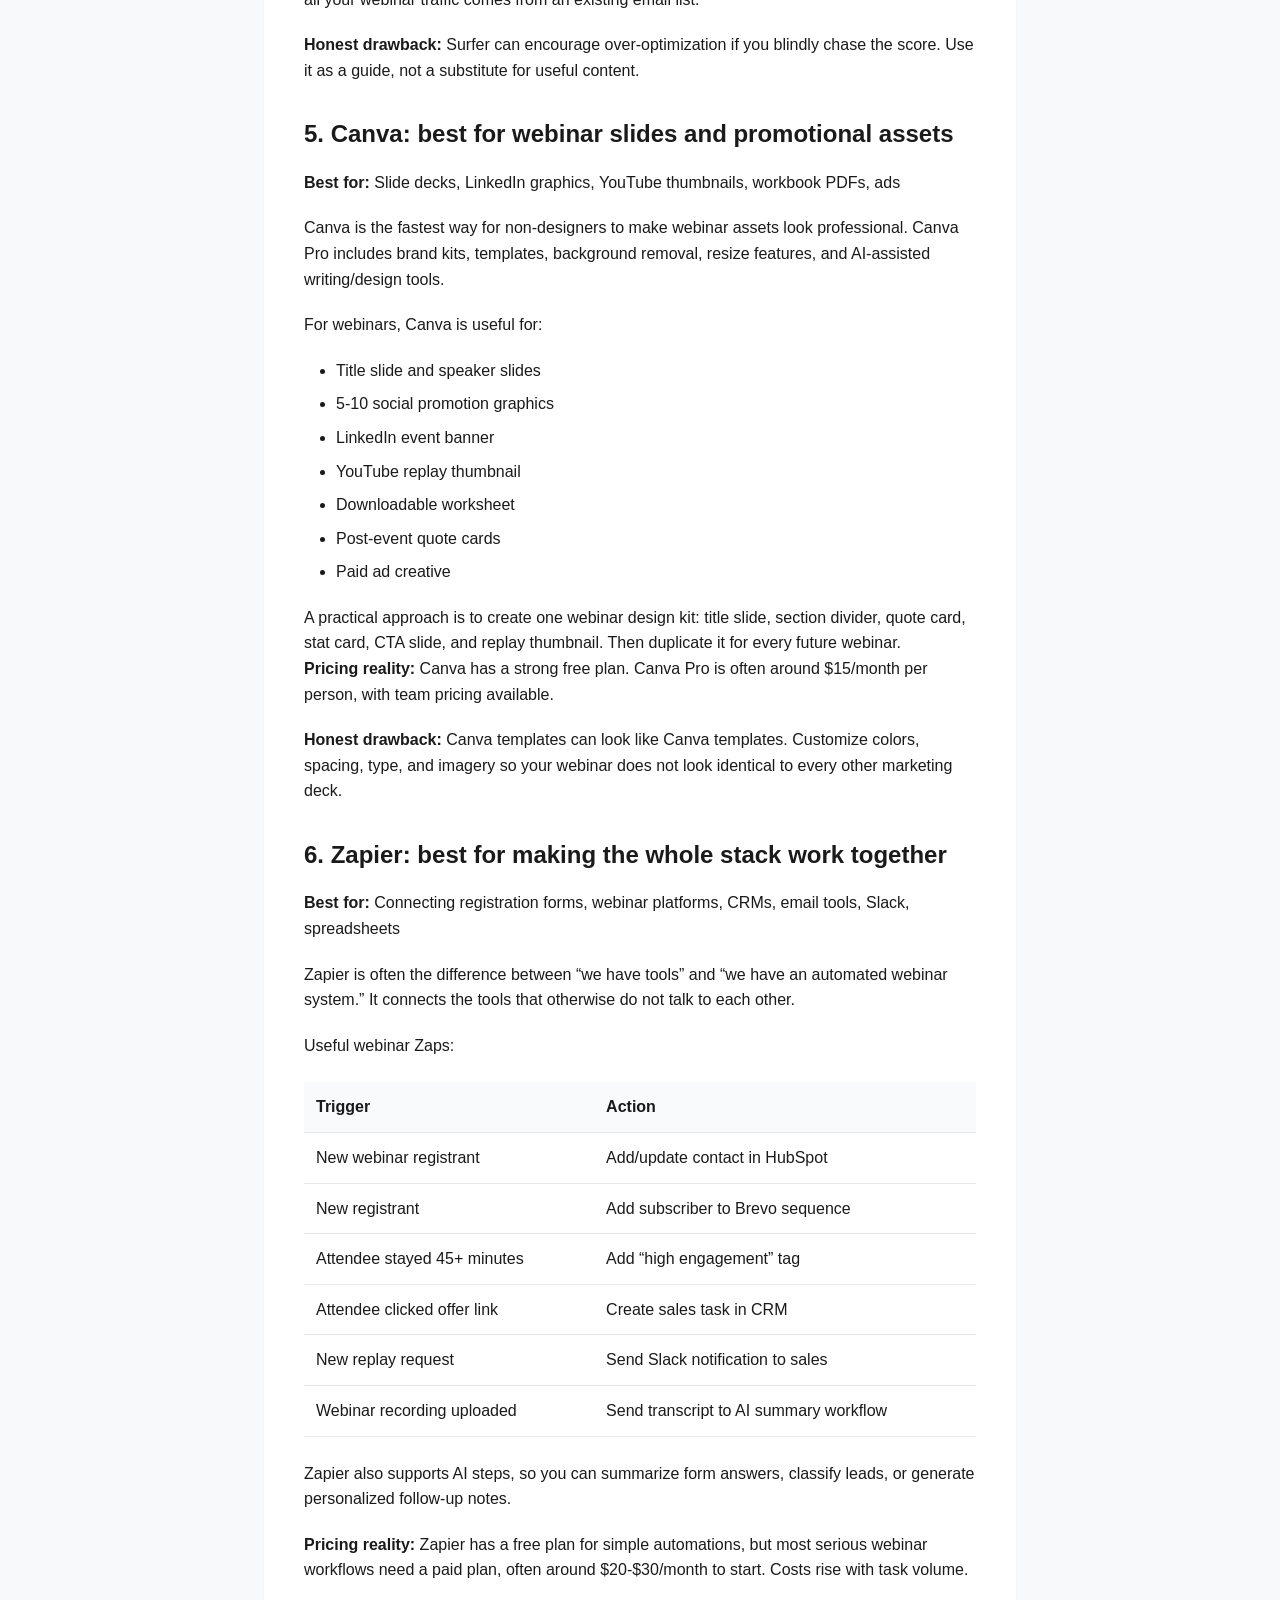
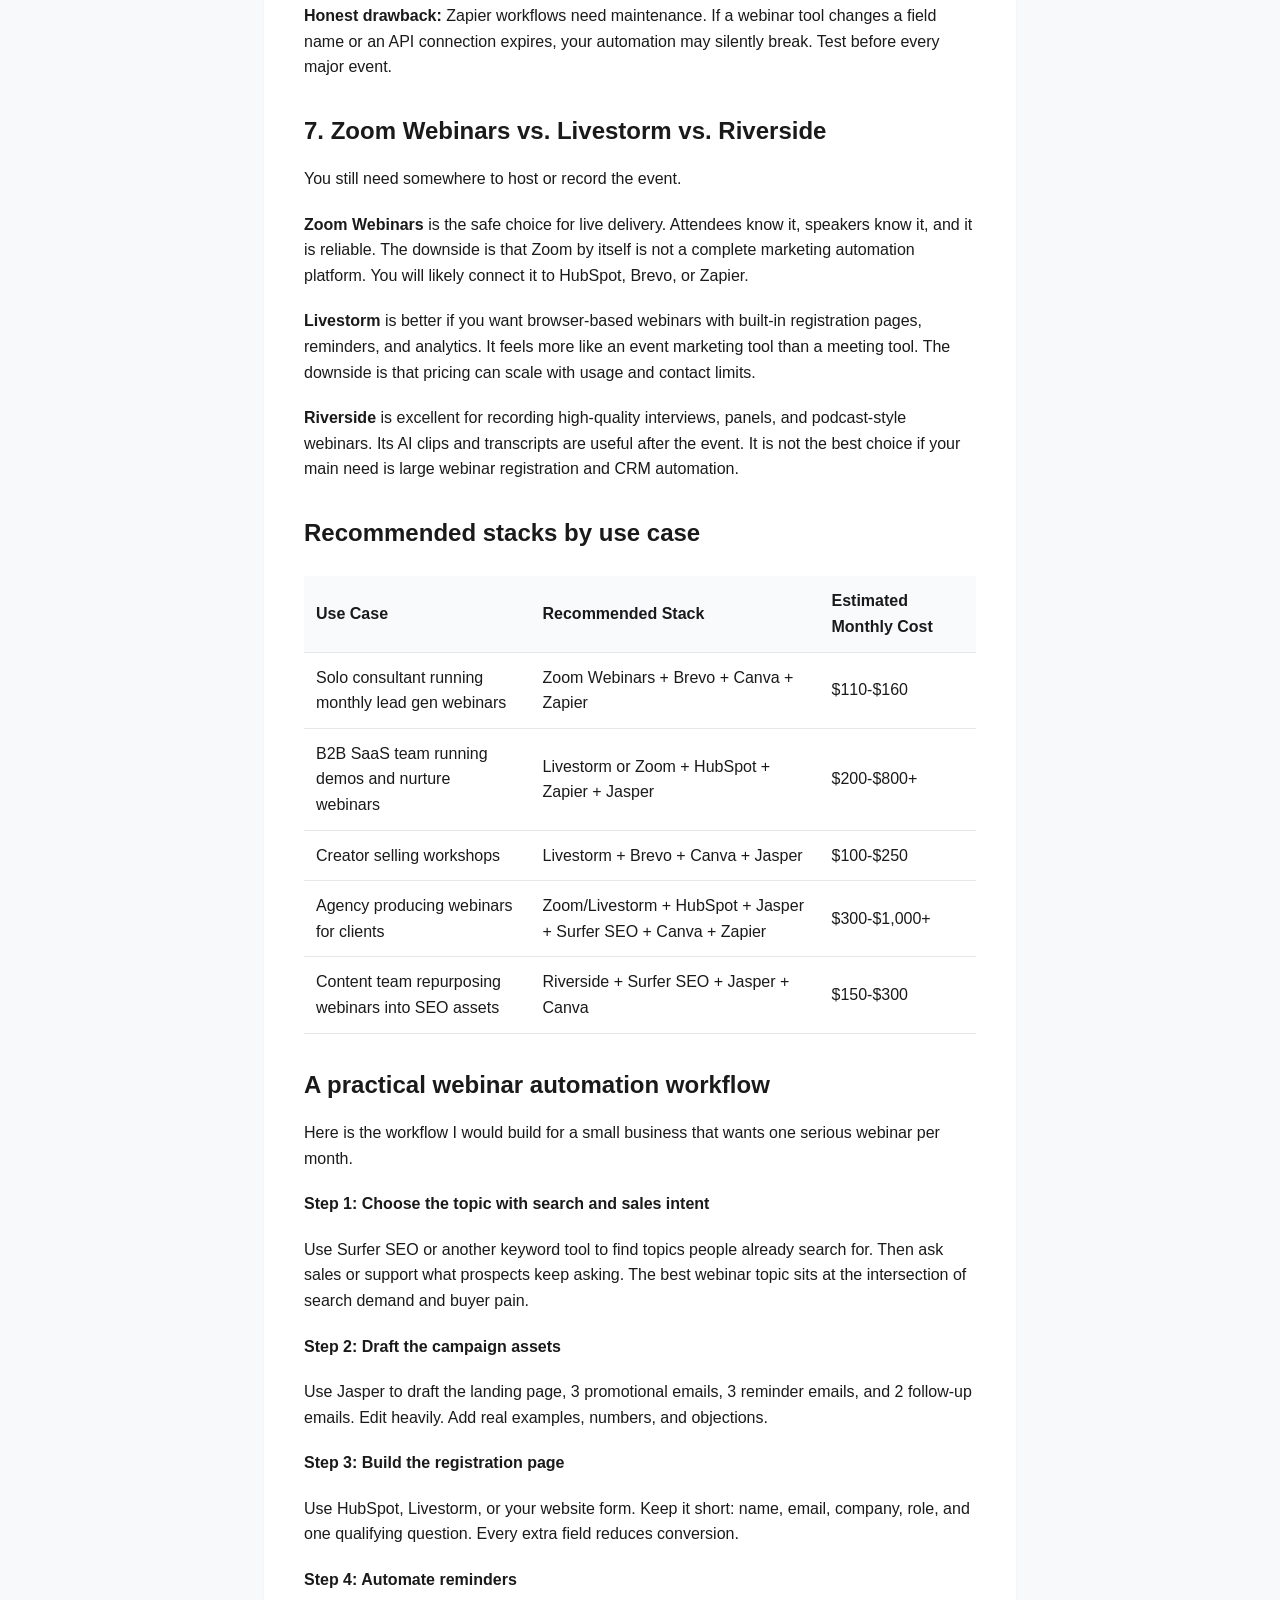
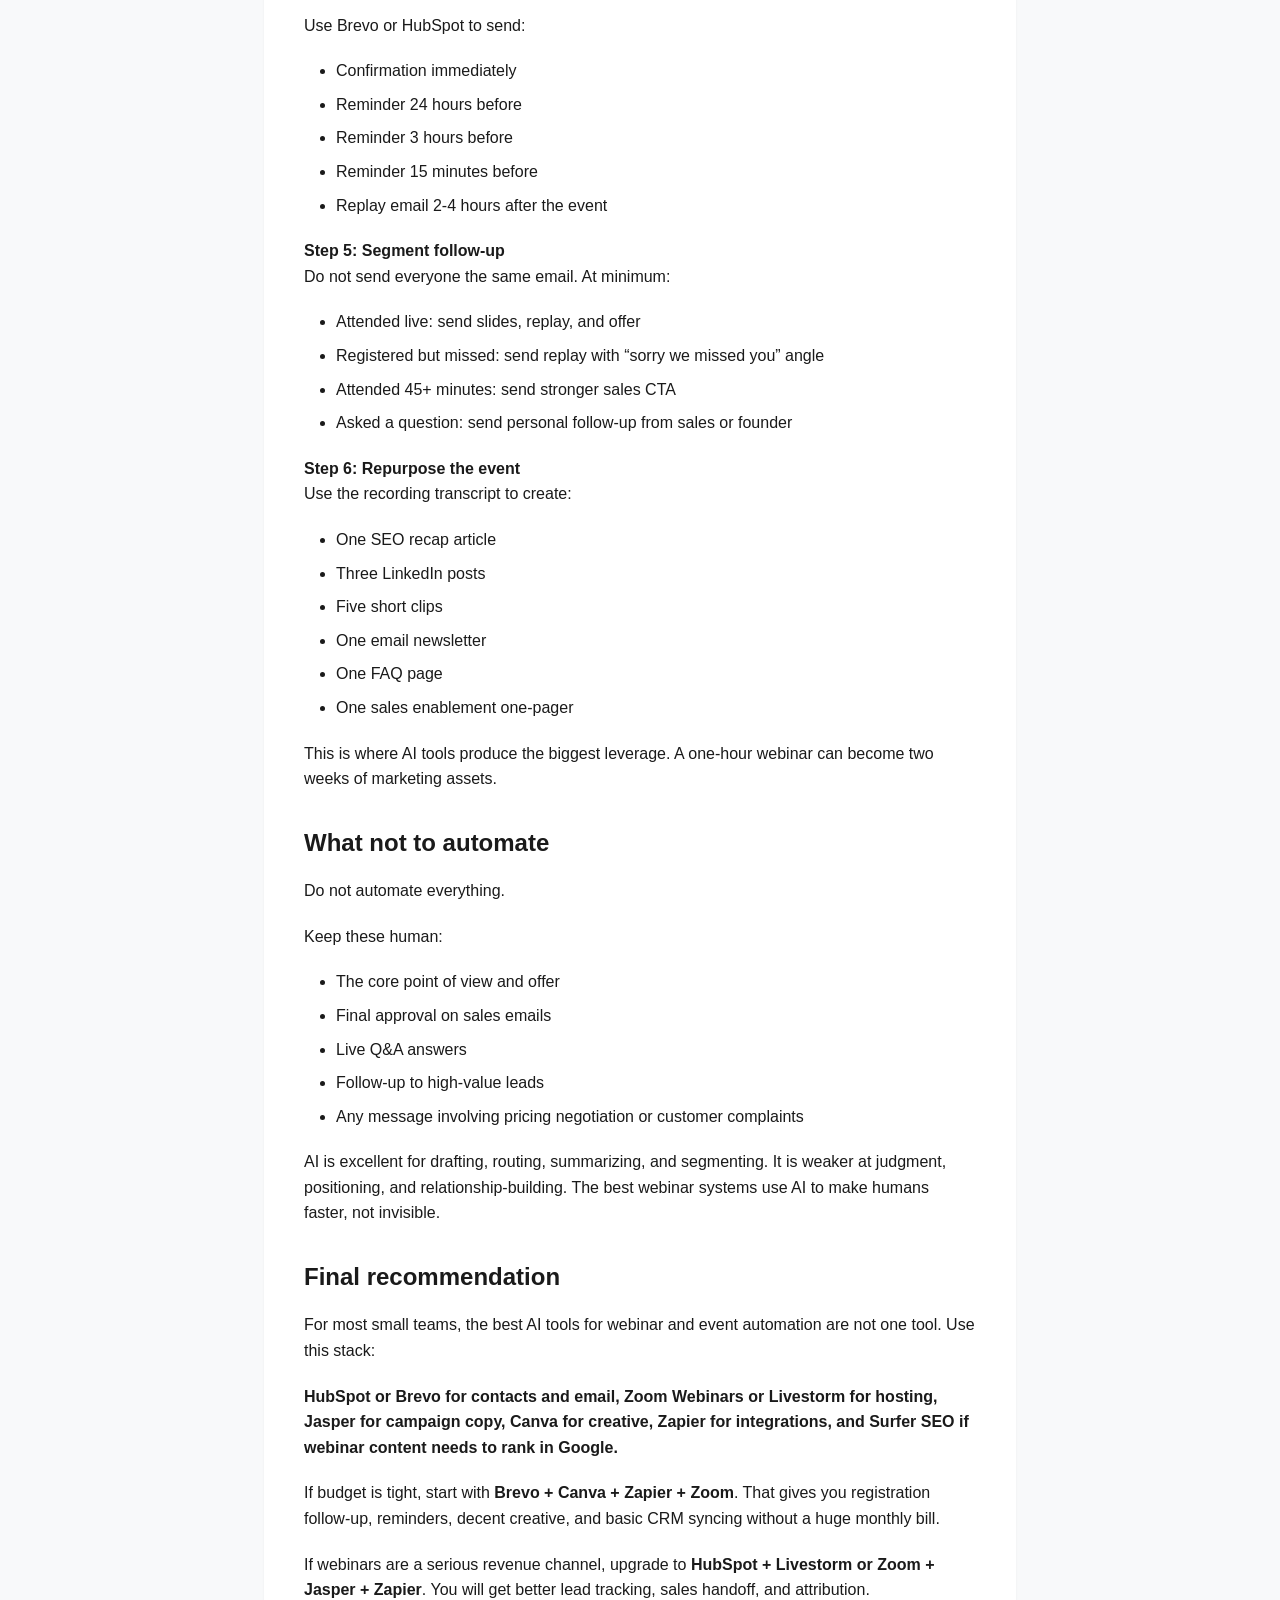
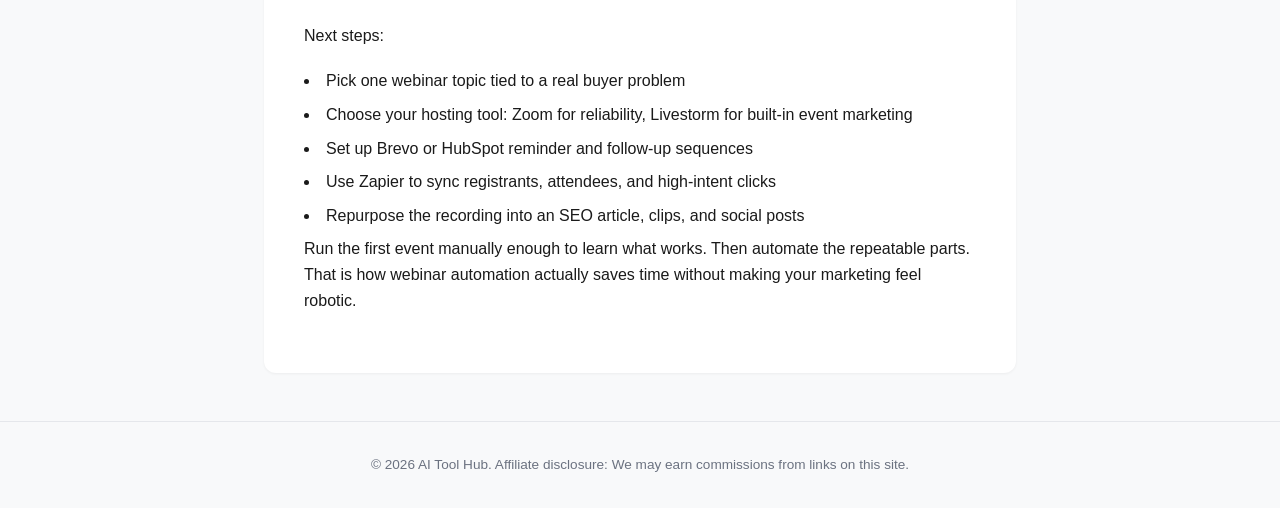
<file: public/blog/best-ai-tools-for-webinar-and-event-automation.html>
<!DOCTYPE html>
<html lang="en">
<head>
    <meta charset="UTF-8">
    <meta name="viewport" content="width=device-width, initial-scale=1.0">
    <meta name="description" content="Best AI tools for webinar and event automation">
    <title>Best AI tools for webinar and event automation | AI Tool Hub</title>
    <link rel="stylesheet" href="../static/style.css">
    <!-- Ad placeholder - replace with real ad code once approved -->
</head>
<body>
    <header>
        <nav>
            <a href="../index.html" class="logo">AI Tool Hub</a>
            <div class="nav-links">
                <a href="../index.html">Home</a>
                <a href="index.html">All Articles</a>
                <a href="../about.html">About</a>
            </div>
        </nav>
    </header>
    <main>
        <article>
<h1>Best AI tools for webinar and event automation</h1>
<div class="meta">Published Recently · </div>
<p><strong>Date:</strong> 2026-07-09<br>
<strong>Tags:</strong> ai-tools, comparison, webinar-automation, event-marketing<br>
<strong>Description:</strong> The best AI tools for webinar and event automation in 2026, with real pricing, practical workflows, comparison tables, and honest recommendations for small teams.</p>

<hr>

<p>Webinars are no longer just a Zoom link and a reminder email. A good webinar program now needs landing pages, registration forms, reminder sequences, speaker prep, slide design, live Q&A, post-event follow-up, lead scoring, CRM updates, clips for social media, and a replay campaign.</p>

<p>That is a lot of work for a small marketing team.</p>

<p>The good news: AI can automate a meaningful chunk of it. The bad news: no single AI tool runs your entire webinar strategy perfectly. The best setup is usually a practical stack: one webinar platform, one CRM/email tool, one content tool, and one automation connector.</p>

<p>Below is the AI Tool Hub recommendation for the <strong>best AI tools for webinar and event automation</strong> in 2026, based on real use cases: lead generation webinars, product demos, coaching workshops, virtual summits, and customer training events.</p>

<h2>Quick recommendation</h2>

<p>If you want the shortest answer:</p>

<ul><li><strong>Best all-around stack for small businesses:</strong> Zoom Webinars or Livestorm + HubSpot + Zapier + Canva</li>
<li><strong>Best for lead nurturing after the event:</strong> HubSpot</li>
<li><strong>Best for affordable email reminders and replay campaigns:</strong> Brevo</li>
<li><strong>Best for writing webinar emails, outlines, and ad copy:</strong> Jasper</li>
<li><strong>Best for SEO-driven webinar landing pages and recap articles:</strong> Surfer SEO</li>
<li><strong>Best for automated connections between tools:</strong> Zapier</li>
<li><strong>Best for fast slide and promo design:</strong> Canva</li>
</ul>
For most teams, the winning stack costs roughly <strong>$80-$300/month</strong> depending on list size, webinar volume, and whether you already pay for a CRM.

<h2>What webinar automation should actually do</h2>

<p>A webinar automation setup should not just send reminders. It should reduce manual work across the full event lifecycle:</p>

<pre><code>Topic idea → landing page → registration → reminders → live event → replay → lead scoring → sales follow-up → content repurposing
</code></pre>

<p>The most valuable automations are:</p>

<li>Generate webinar titles, outlines, and email copy</li>
<li>Build landing pages and registration forms</li>
<li>Send timed reminder emails and SMS messages</li>
<li>Sync registrants and attendees to a CRM</li>
<li>Score leads based on attendance and engagement</li>
<li>Send different follow-ups to attendees vs. no-shows</li>
<li>Turn the replay into clips, blog posts, and social content</li>
<li>Notify sales when a high-intent prospect attends</li>

<p>That last piece is where businesses usually make money. A webinar is not successful because 400 people registered. It is successful when the right 30 people attend, engage, and get a relevant follow-up within 24 hours.</p>

<h2>Comparison: best AI tools for webinar and event automation</h2>

<table>
<tr><th>Tool</th><th>Best For</th><th>AI/Automation Strength</th><th>Typical Price</th><th>Biggest Drawback</th></tr>
<tr><td>HubSpot</td><td>CRM, lead scoring, sales follow-up</td><td>Strong workflow automation and contact tracking</td><td>Free CRM; paid Marketing Hub often starts around $20+/mo/seat, higher tiers cost much more</td><td>Gets expensive as you scale automation and contacts</td></tr>
<tr><td>Brevo</td><td>Affordable reminder and replay email campaigns</td><td>Good segmentation, email automation, SMS options</td><td>Free tier; paid plans commonly start around $9-$25/mo depending on volume</td><td>Less polished CRM than HubSpot</td></tr>
<tr><td>Jasper</td><td>Webinar copy, ads, email sequences</td><td>Strong marketing writing workflows and brand voice</td><td>Often around $39-$59/mo per seat</td><td>Still needs human editing; can sound generic</td></tr>
<tr><td>Surfer SEO</td><td>SEO webinar pages and recap articles</td><td>Content briefs, keyword optimization, SERP guidance</td><td>Commonly around $89+/mo</td><td>Not useful for live event operations</td></tr>
<tr><td>Canva</td><td>Slides, ads, thumbnails, workbooks</td><td>AI-assisted design, Magic Write, brand kits</td><td>Free; Pro often around $15/mo per person</td><td>Great design tool, not a webinar system</td></tr>
<tr><td>Zapier</td><td>Connecting webinar tools to CRM/email/Slack</td><td>Reliable app-to-app automation with AI steps</td><td>Free tier; paid plans often start around $20-$30/mo</td><td>Complex workflows can become fragile</td></tr>
<tr><td>Livestorm</td><td>Browser-based webinars and registration</td><td>Built-in event pages, reminders, analytics</td><td>Free/basic options; paid plans often scale by active contacts</td><td>Can be pricey for larger events</td></tr>
<tr><td>Zoom Webinars</td><td>Familiar live webinar delivery</td><td>Reliable hosting, registration, integrations</td><td>Often starts around $79/mo for webinar add-on tiers</td><td>AI/marketing automation is limited by itself</td></tr>
<tr><td>Riverside</td><td>Recording, clips, interviews, repurposing</td><td>AI clips, transcripts, recording quality</td><td>Free/basic; paid often starts around $15-$24/mo</td><td>Not a full registration and nurture platform</td></tr>
</table>

<p>Prices change frequently, and enterprise plans vary. Use these numbers for budgeting, then check the vendor pricing page before buying.</p>

<h2>1. HubSpot: best for turning webinar attendees into pipeline</h2>

<p><strong>Best for:</strong> B2B webinars, demos, high-ticket services, agencies, consultants, SaaS companies</p>

<p>HubSpot is the strongest tool in this list when the goal is not just attendance, but revenue. It gives you a central contact record for every registrant, tracks form submissions and email engagement, and lets you build follow-up workflows based on behavior.</p>

<p>A practical webinar workflow in HubSpot looks like this:</p>

<pre><code>New webinar registration →
  Create/update contact →
  Add source: Webinar - July 2026 →
  Send confirmation email →
  If contact is target industry, notify sales →
  After event: segment attendee vs. no-show →
  Attendees get offer email + booking link →
  No-shows get replay email →
  High-intent clicks create sales task
</code></pre>

<p><strong>Where AI helps:</strong> HubSpot has added AI features for email drafting, content assistance, reporting, and CRM summaries. But the real value is the workflow logic. You can combine AI-written emails with contact properties, attendance data, and sales notifications.</p>

<p><strong>Pricing reality:</strong> HubSpot has a useful free CRM, but serious automation usually requires paid Marketing Hub features. Starter plans may be affordable, but Professional and Enterprise tiers can quickly move into hundreds or thousands per month. If your webinar program drives real pipeline, that can be worth it. If you are running one casual webinar per quarter, it is probably overkill.</p>

<p><strong>Honest drawback:</strong> HubSpot is powerful, but it rewards teams that maintain clean data. If your contact lists are messy and no one owns the CRM, automation can make the mess worse.</p>

<h2>2. Brevo: best affordable email automation for webinars</h2>

<p><strong>Best for:</strong> Small businesses, creators, coaches, local service companies, ecommerce brands</p>

<p>Brevo is one of the best budget-friendly options for webinar reminder sequences, replay campaigns, and segmented follow-up. It is especially useful when you already have a webinar platform but need better email automation without paying HubSpot prices.</p>

<p>A simple Brevo setup:</p>

<li>Registrant enters form on your landing page</li>
<li>Brevo adds them to a webinar list</li>
<li>Confirmation email sends instantly</li>
<li>Reminder emails send 24 hours, 3 hours, and 15 minutes before the event</li>
<li>After the webinar, attendees receive the offer email</li>
<li>No-shows receive replay + second-chance reminder</li>
<li>Clickers get tagged for sales follow-up</li>

<p>Brevo also supports SMS in many markets, which is useful for live workshops. A reminder text 15 minutes before the event can improve attendance, especially for consumer webinars, fitness challenges, local workshops, and paid training sessions.</p>

<p><strong>Pricing reality:</strong> Brevo has a free tier and paid plans that are often much cheaper than full marketing automation suites. The tradeoff is that it is not as deep as HubSpot for CRM attribution and sales pipeline reporting.</p>

<p><strong>Honest drawback:</strong> Brevo is excellent for email and SMS automation, but you may still need Zapier to connect webinar attendance data, form tools, and CRM updates.</p>

<h2>3. Jasper: best for webinar copy that does not start from a blank page</h2>

<p><strong>Best for:</strong> Webinar titles, outlines, ad copy, reminder emails, landing page drafts</p>

<p>Most webinar campaigns stall before the tech is even set up because the team cannot decide what to say. Jasper helps create the messaging assets faster.</p>

<p>Use Jasper to draft:</p>

<ul><li>Webinar title variations</li>
<li>Landing page headline and bullet points</li>
<li>Speaker intro</li>
<li>5-email promotion sequence</li>
<li>Reminder emails</li>
<li>Post-webinar replay email</li>
<li>Sales follow-up email</li>
<li>LinkedIn posts promoting the event</li>
<li>YouTube description for the replay</li>
</ul>
Example prompt:

<pre><code>Create a webinar landing page for small business owners about using AI to reduce customer support tickets. Tone: practical, skeptical, not hype-driven. Include 5 benefit bullets, who should attend, who should not attend, and a 60-minute agenda.
</code></pre>

<p><strong>Pricing reality:</strong> Jasper is usually a paid per-seat tool, commonly in the $39-$59/month range depending on plan and billing. If you produce campaigns every week, it can easily pay for itself. If you only run one webinar every few months, ChatGPT or Claude may be enough.</p>

<p><strong>Honest drawback:</strong> Jasper accelerates drafts; it does not replace strategy. Generic AI copy can hurt webinar conversion rates. The best results come when you feed it a specific audience, offer, objections, examples, and brand voice.</p>

<h2>4. Surfer SEO: best for turning webinars into search traffic</h2>

<p><strong>Best for:</strong> SEO landing pages, recap posts, webinar replay pages, comparison content</p>

<p>Most teams treat webinars as one-time events. That is a waste. A strong webinar can become a long-term SEO asset if you turn it into a keyword-targeted page or article.</p>

<p>Surfer SEO helps with:</p>

<ul><li>Keyword research around the webinar topic</li>
<li>Content briefs for webinar landing pages</li>
<li>Optimized recap articles after the event</li>
<li>Improving replay pages so they can rank</li>
<li>Comparing your article against pages already ranking in Google</li>
</ul>
A practical workflow:

<pre><code>Webinar recording → transcript → AI summary → Surfer SEO brief → 1800-word recap article → embed replay → add CTA → publish
</code></pre>

<p>For example, if your webinar is “How accounting firms can use AI to automate client intake,” the replay page should not just say “Watch our webinar.” It should become an article targeting a keyword like “AI for accounting client intake” with the replay embedded in the middle.</p>

<p><strong>Pricing reality:</strong> Surfer is not cheap for casual users. Plans often start around the high double digits per month. It makes sense if content is a major acquisition channel. It is unnecessary if all your webinar traffic comes from an existing email list.</p>

<p><strong>Honest drawback:</strong> Surfer can encourage over-optimization if you blindly chase the score. Use it as a guide, not a substitute for useful content.</p>

<h2>5. Canva: best for webinar slides and promotional assets</h2>

<p><strong>Best for:</strong> Slide decks, LinkedIn graphics, YouTube thumbnails, workbook PDFs, ads</p>

<p>Canva is the fastest way for non-designers to make webinar assets look professional. Canva Pro includes brand kits, templates, background removal, resize features, and AI-assisted writing/design tools.</p>

<p>For webinars, Canva is useful for:</p>

<ul><li>Title slide and speaker slides</li>
<li>5-10 social promotion graphics</li>
<li>LinkedIn event banner</li>
<li>YouTube replay thumbnail</li>
<li>Downloadable worksheet</li>
<li>Post-event quote cards</li>
<li>Paid ad creative</li>
</ul>
A practical approach is to create one webinar design kit: title slide, section divider, quote card, stat card, CTA slide, and replay thumbnail. Then duplicate it for every future webinar.

<p><strong>Pricing reality:</strong> Canva has a strong free plan. Canva Pro is often around $15/month per person, with team pricing available.</p>

<p><strong>Honest drawback:</strong> Canva templates can look like Canva templates. Customize colors, spacing, type, and imagery so your webinar does not look identical to every other marketing deck.</p>

<h2>6. Zapier: best for making the whole stack work together</h2>

<p><strong>Best for:</strong> Connecting registration forms, webinar platforms, CRMs, email tools, Slack, spreadsheets</p>

<p>Zapier is often the difference between “we have tools” and “we have an automated webinar system.” It connects the tools that otherwise do not talk to each other.</p>

<p>Useful webinar Zaps:</p>

<table>
<tr><th>Trigger</th><th>Action</th></tr>
<tr><td>New webinar registrant</td><td>Add/update contact in HubSpot</td></tr>
<tr><td>New registrant</td><td>Add subscriber to Brevo sequence</td></tr>
<tr><td>Attendee stayed 45+ minutes</td><td>Add “high engagement” tag</td></tr>
<tr><td>Attendee clicked offer link</td><td>Create sales task in CRM</td></tr>
<tr><td>New replay request</td><td>Send Slack notification to sales</td></tr>
<tr><td>Webinar recording uploaded</td><td>Send transcript to AI summary workflow</td></tr>
</table>

<p>Zapier also supports AI steps, so you can summarize form answers, classify leads, or generate personalized follow-up notes.</p>

<p><strong>Pricing reality:</strong> Zapier has a free plan for simple automations, but most serious webinar workflows need a paid plan, often around $20-$30/month to start. Costs rise with task volume.</p>

<p><strong>Honest drawback:</strong> Zapier workflows need maintenance. If a webinar tool changes a field name or an API connection expires, your automation may silently break. Test before every major event.</p>

<h2>7. Zoom Webinars vs. Livestorm vs. Riverside</h2>

<p>You still need somewhere to host or record the event.</p>

<p><strong>Zoom Webinars</strong> is the safe choice for live delivery. Attendees know it, speakers know it, and it is reliable. The downside is that Zoom by itself is not a complete marketing automation platform. You will likely connect it to HubSpot, Brevo, or Zapier.</p>

<p><strong>Livestorm</strong> is better if you want browser-based webinars with built-in registration pages, reminders, and analytics. It feels more like an event marketing tool than a meeting tool. The downside is that pricing can scale with usage and contact limits.</p>

<p><strong>Riverside</strong> is excellent for recording high-quality interviews, panels, and podcast-style webinars. Its AI clips and transcripts are useful after the event. It is not the best choice if your main need is large webinar registration and CRM automation.</p>

<h2>Recommended stacks by use case</h2>

<table>
<tr><th>Use Case</th><th>Recommended Stack</th><th>Estimated Monthly Cost</th></tr>
<tr><td>Solo consultant running monthly lead gen webinars</td><td>Zoom Webinars + Brevo + Canva + Zapier</td><td>$110-$160</td></tr>
<tr><td>B2B SaaS team running demos and nurture webinars</td><td>Livestorm or Zoom + HubSpot + Zapier + Jasper</td><td>$200-$800+</td></tr>
<tr><td>Creator selling workshops</td><td>Livestorm + Brevo + Canva + Jasper</td><td>$100-$250</td></tr>
<tr><td>Agency producing webinars for clients</td><td>Zoom/Livestorm + HubSpot + Jasper + Surfer SEO + Canva + Zapier</td><td>$300-$1,000+</td></tr>
<tr><td>Content team repurposing webinars into SEO assets</td><td>Riverside + Surfer SEO + Jasper + Canva</td><td>$150-$300</td></tr>
</table>

<h2>A practical webinar automation workflow</h2>

<p>Here is the workflow I would build for a small business that wants one serious webinar per month.</p>

<p><strong>Step 1: Choose the topic with search and sales intent</strong></p>

<p>Use Surfer SEO or another keyword tool to find topics people already search for. Then ask sales or support what prospects keep asking. The best webinar topic sits at the intersection of search demand and buyer pain.</p>

<p><strong>Step 2: Draft the campaign assets</strong></p>

<p>Use Jasper to draft the landing page, 3 promotional emails, 3 reminder emails, and 2 follow-up emails. Edit heavily. Add real examples, numbers, and objections.</p>

<p><strong>Step 3: Build the registration page</strong></p>

<p>Use HubSpot, Livestorm, or your website form. Keep it short: name, email, company, role, and one qualifying question. Every extra field reduces conversion.</p>

<p><strong>Step 4: Automate reminders</strong></p>

<p>Use Brevo or HubSpot to send:</p>

<ul><li>Confirmation immediately</li>
<li>Reminder 24 hours before</li>
<li>Reminder 3 hours before</li>
<li>Reminder 15 minutes before</li>
<li>Replay email 2-4 hours after the event</li>
</ul>
<strong>Step 5: Segment follow-up</strong>

<p>Do not send everyone the same email. At minimum:</p>

<ul><li>Attended live: send slides, replay, and offer</li>
<li>Registered but missed: send replay with “sorry we missed you” angle</li>
<li>Attended 45+ minutes: send stronger sales CTA</li>
<li>Asked a question: send personal follow-up from sales or founder</li>
</ul>
<strong>Step 6: Repurpose the event</strong>

<p>Use the recording transcript to create:</p>

<ul><li>One SEO recap article</li>
<li>Three LinkedIn posts</li>
<li>Five short clips</li>
<li>One email newsletter</li>
<li>One FAQ page</li>
<li>One sales enablement one-pager</li>
</ul>
This is where AI tools produce the biggest leverage. A one-hour webinar can become two weeks of marketing assets.

<h2>What not to automate</h2>

<p>Do not automate everything.</p>

<p>Keep these human:</p>

<ul><li>The core point of view and offer</li>
<li>Final approval on sales emails</li>
<li>Live Q&A answers</li>
<li>Follow-up to high-value leads</li>
<li>Any message involving pricing negotiation or customer complaints</li>
</ul>
AI is excellent for drafting, routing, summarizing, and segmenting. It is weaker at judgment, positioning, and relationship-building. The best webinar systems use AI to make humans faster, not invisible.

<h2>Final recommendation</h2>

<p>For most small teams, the best AI tools for webinar and event automation are not one tool. Use this stack:</p>

<p><strong>HubSpot or Brevo for contacts and email, Zoom Webinars or Livestorm for hosting, Jasper for campaign copy, Canva for creative, Zapier for integrations, and Surfer SEO if webinar content needs to rank in Google.</strong></p>

<p>If budget is tight, start with <strong>Brevo + Canva + Zapier + Zoom</strong>. That gives you registration follow-up, reminders, decent creative, and basic CRM syncing without a huge monthly bill.</p>

<p>If webinars are a serious revenue channel, upgrade to <strong>HubSpot + Livestorm or Zoom + Jasper + Zapier</strong>. You will get better lead tracking, sales handoff, and attribution.</p>

<p>Next steps:</p>

<li>Pick one webinar topic tied to a real buyer problem</li>
<li>Choose your hosting tool: Zoom for reliability, Livestorm for built-in event marketing</li>
<li>Set up Brevo or HubSpot reminder and follow-up sequences</li>
<li>Use Zapier to sync registrants, attendees, and high-intent clicks</li>
<li>Repurpose the recording into an SEO article, clips, and social posts</li>

<p>Run the first event manually enough to learn what works. Then automate the repeatable parts. That is how webinar automation actually saves time without making your marketing feel robotic.</p>
</article>
    </main>
    <footer>
        <p>&copy; 2026 AI Tool Hub. Affiliate disclosure: We may earn commissions from links on this site.</p>
    </footer>
</body>
</html>
</file>
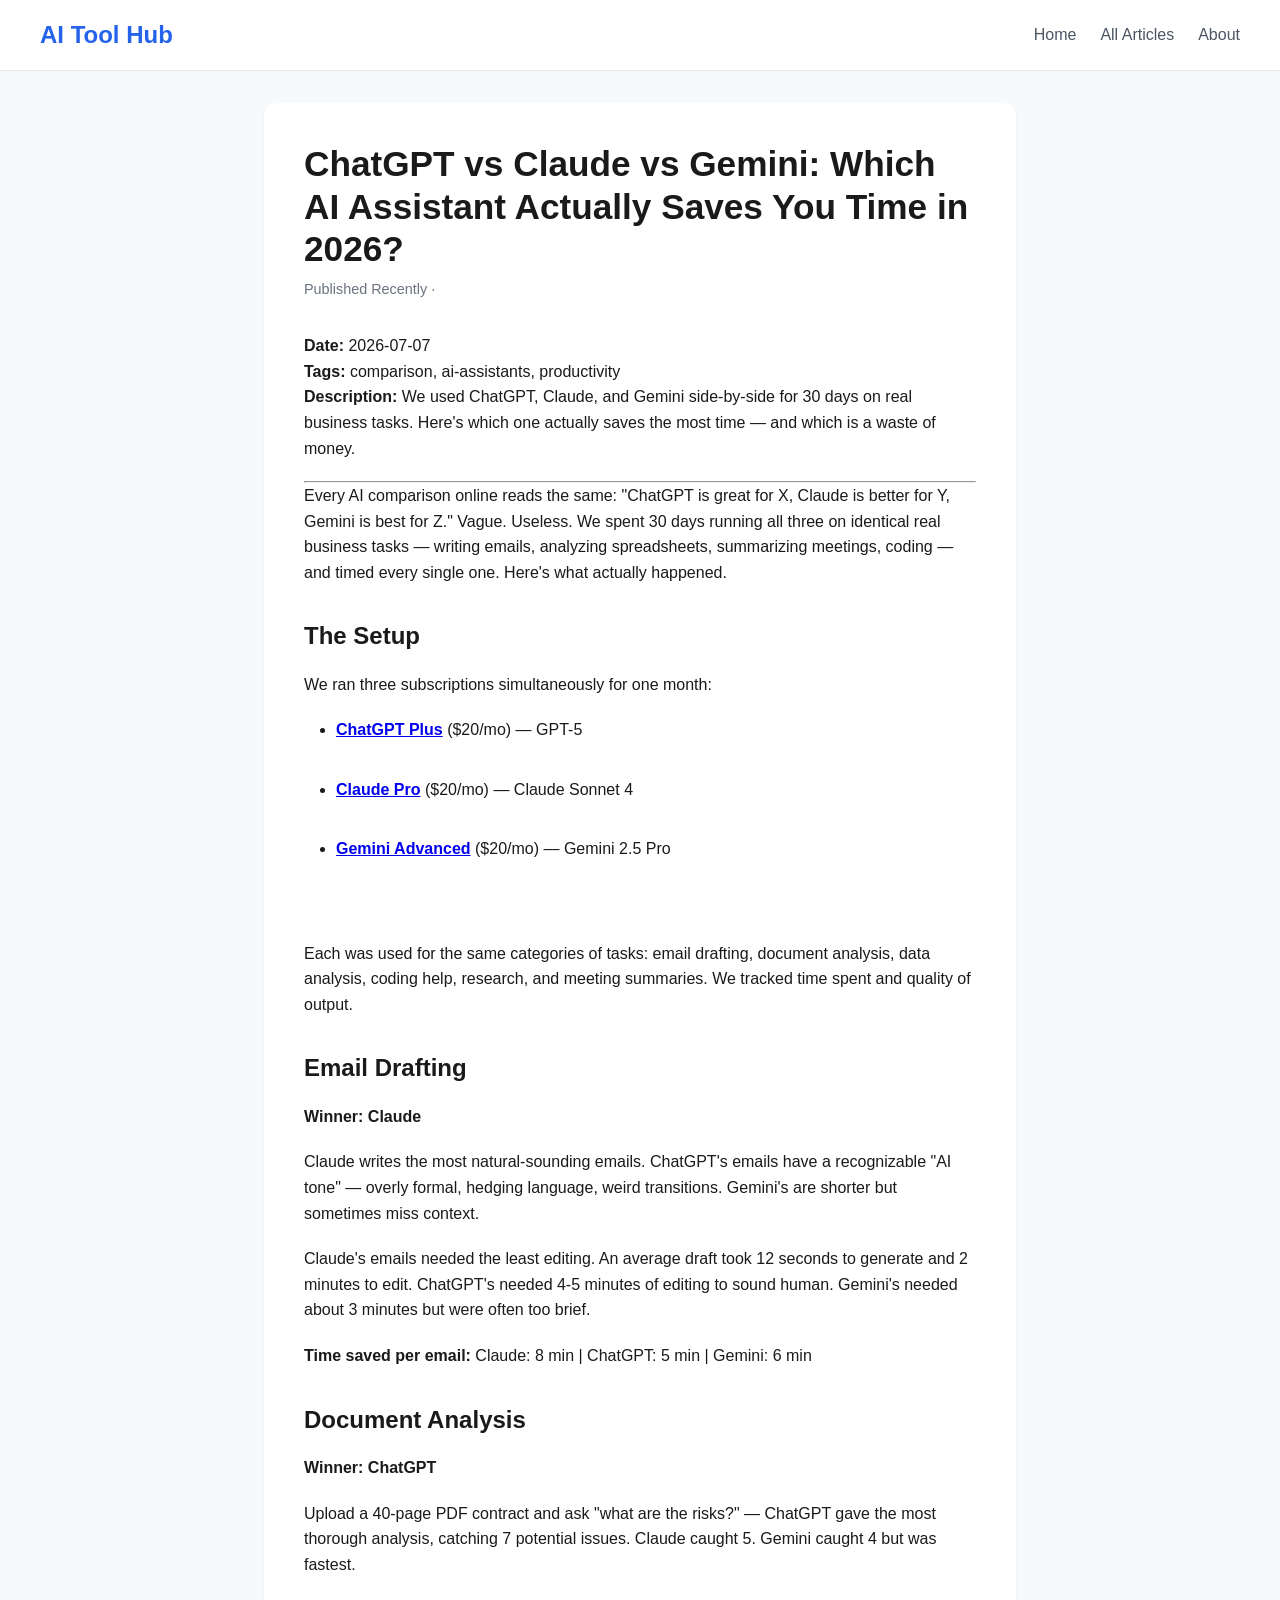
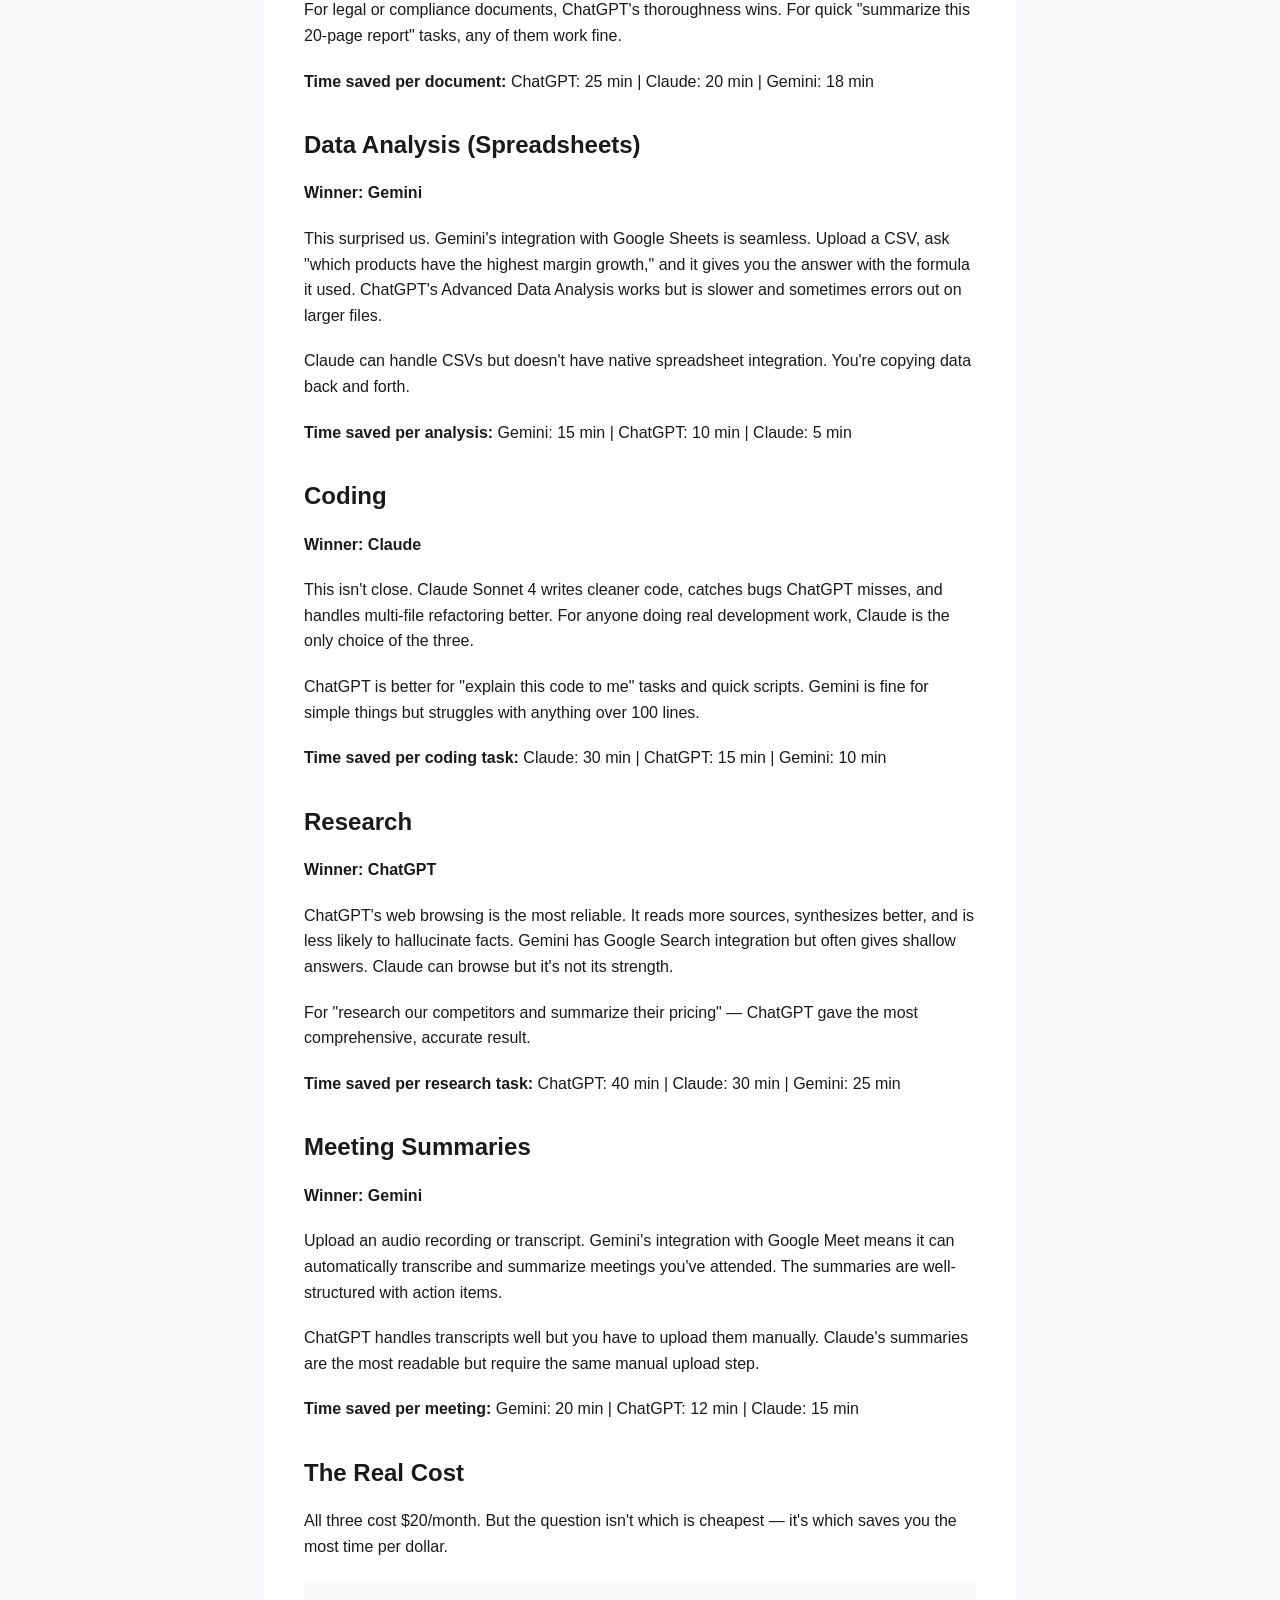
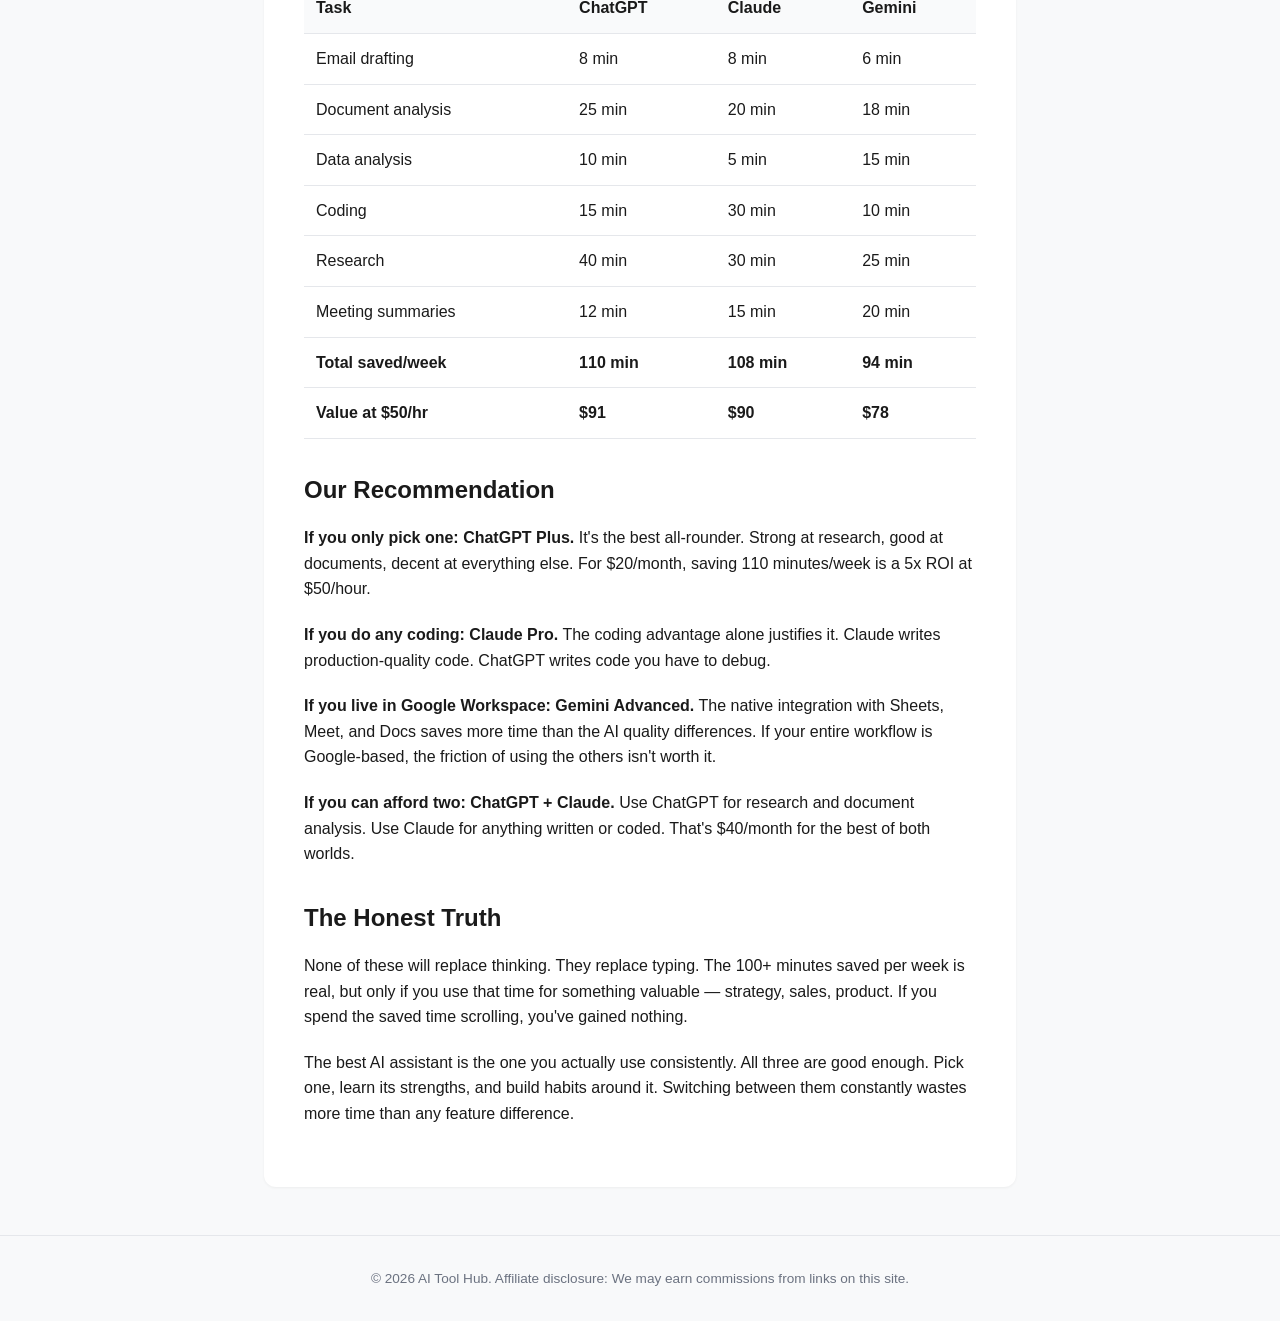
<file: public/blog/chatgpt-vs-claude-vs-gemini-which-ai-assistant-actually-saves-you-time-in-2026.html>
<!DOCTYPE html>
<html lang="en">
<head>
    <meta charset="UTF-8">
    <meta name="viewport" content="width=device-width, initial-scale=1.0">
    <meta name="description" content="ChatGPT vs Claude vs Gemini: Which AI Assistant Actually Saves You Time in 2026?">
    <title>ChatGPT vs Claude vs Gemini: Which AI Assistant Actually Saves You Time in 2026? | AI Tool Hub</title>
    <link rel="stylesheet" href="../static/style.css">
    <!-- Ad placeholder - replace with real ad code once approved -->
</head>
<body>
    <header>
        <nav>
            <a href="../index.html" class="logo">AI Tool Hub</a>
            <div class="nav-links">
                <a href="../index.html">Home</a>
                <a href="index.html">All Articles</a>
                <a href="../about.html">About</a>
            </div>
        </nav>
    </header>
    <main>
        <article>
<h1>ChatGPT vs Claude vs Gemini: Which AI Assistant Actually Saves You Time in 2026?</h1>
<div class="meta">Published Recently · </div>
<p><strong>Date:</strong> 2026-07-07<br>
<strong>Tags:</strong> comparison, ai-assistants, productivity<br>
<strong>Description:</strong> We used ChatGPT, Claude, and Gemini side-by-side for 30 days on real business tasks. Here's which one actually saves the most time — and which is a waste of money.</p>

<hr>

<p>Every AI comparison online reads the same: "ChatGPT is great for X, Claude is better for Y, Gemini is best for Z." Vague. Useless. We spent 30 days running all three on identical real business tasks — writing emails, analyzing spreadsheets, summarizing meetings, coding — and timed every single one. Here's what actually happened.</p>

<h2>The Setup</h2>

<p>We ran three subscriptions simultaneously for one month:<br>
<ul><li><strong><a href="https://chat.openai.com/?ref=AITOOLHUB" rel="noopener" target="_blank">ChatGPT Plus</a></strong> ($20/mo) — GPT-5</li><br>
<li><strong><a href="https://claude.ai/?ref=AITOOLHUB" rel="noopener" target="_blank">Claude Pro</a></strong> ($20/mo) — Claude Sonnet 4</li><br>
<li><strong><a href="https://gemini.google.com/?ref=AITOOLHUB" rel="noopener" target="_blank">Gemini Advanced</a></strong> ($20/mo) — Gemini 2.5 Pro</li><br>
</ul><br>
Each was used for the same categories of tasks: email drafting, document analysis, data analysis, coding help, research, and meeting summaries. We tracked time spent and quality of output.</p>

<h2>Email Drafting</h2>

<p><strong>Winner: Claude</strong></p>

<p>Claude writes the most natural-sounding emails. ChatGPT's emails have a recognizable "AI tone" — overly formal, hedging language, weird transitions. Gemini's are shorter but sometimes miss context.</p>

<p>Claude's emails needed the least editing. An average draft took 12 seconds to generate and 2 minutes to edit. ChatGPT's needed 4-5 minutes of editing to sound human. Gemini's needed about 3 minutes but were often too brief.</p>

<p><strong>Time saved per email:</strong> Claude: 8 min | ChatGPT: 5 min | Gemini: 6 min</p>

<h2>Document Analysis</h2>

<p><strong>Winner: ChatGPT</strong></p>

<p>Upload a 40-page PDF contract and ask "what are the risks?" — ChatGPT gave the most thorough analysis, catching 7 potential issues. Claude caught 5. Gemini caught 4 but was fastest.</p>

<p>For legal or compliance documents, ChatGPT's thoroughness wins. For quick "summarize this 20-page report" tasks, any of them work fine.</p>

<p><strong>Time saved per document:</strong> ChatGPT: 25 min | Claude: 20 min | Gemini: 18 min</p>

<h2>Data Analysis (Spreadsheets)</h2>

<p><strong>Winner: Gemini</strong></p>

<p>This surprised us. Gemini's integration with Google Sheets is seamless. Upload a CSV, ask "which products have the highest margin growth," and it gives you the answer with the formula it used. ChatGPT's Advanced Data Analysis works but is slower and sometimes errors out on larger files.</p>

<p>Claude can handle CSVs but doesn't have native spreadsheet integration. You're copying data back and forth.</p>

<p><strong>Time saved per analysis:</strong> Gemini: 15 min | ChatGPT: 10 min | Claude: 5 min</p>

<h2>Coding</h2>

<p><strong>Winner: Claude</strong></p>

<p>This isn't close. Claude Sonnet 4 writes cleaner code, catches bugs ChatGPT misses, and handles multi-file refactoring better. For anyone doing real development work, Claude is the only choice of the three.</p>

<p>ChatGPT is better for "explain this code to me" tasks and quick scripts. Gemini is fine for simple things but struggles with anything over 100 lines.</p>

<p><strong>Time saved per coding task:</strong> Claude: 30 min | ChatGPT: 15 min | Gemini: 10 min</p>

<h2>Research</h2>

<p><strong>Winner: ChatGPT</strong></p>

<p>ChatGPT's web browsing is the most reliable. It reads more sources, synthesizes better, and is less likely to hallucinate facts. Gemini has Google Search integration but often gives shallow answers. Claude can browse but it's not its strength.</p>

<p>For "research our competitors and summarize their pricing" — ChatGPT gave the most comprehensive, accurate result.</p>

<p><strong>Time saved per research task:</strong> ChatGPT: 40 min | Claude: 30 min | Gemini: 25 min</p>

<h2>Meeting Summaries</h2>

<p><strong>Winner: Gemini</strong></p>

<p>Upload an audio recording or transcript. Gemini's integration with Google Meet means it can automatically transcribe and summarize meetings you've attended. The summaries are well-structured with action items.</p>

<p>ChatGPT handles transcripts well but you have to upload them manually. Claude's summaries are the most readable but require the same manual upload step.</p>

<p><strong>Time saved per meeting:</strong> Gemini: 20 min | ChatGPT: 12 min | Claude: 15 min</p>

<h2>The Real Cost</h2>

<p>All three cost $20/month. But the question isn't which is cheapest — it's which saves you the most time per dollar.</p>

<table>
<tr><th>Task</th><th>ChatGPT</th><th>Claude</th><th>Gemini</th></tr>
<tr><td>Email drafting</td><td>8 min</td><td>8 min</td><td>6 min</td></tr>
<tr><td>Document analysis</td><td>25 min</td><td>20 min</td><td>18 min</td></tr>
<tr><td>Data analysis</td><td>10 min</td><td>5 min</td><td>15 min</td></tr>
<tr><td>Coding</td><td>15 min</td><td>30 min</td><td>10 min</td></tr>
<tr><td>Research</td><td>40 min</td><td>30 min</td><td>25 min</td></tr>
<tr><td>Meeting summaries</td><td>12 min</td><td>15 min</td><td>20 min</td></tr>
<tr><td><strong>Total saved/week</strong></td><td><strong>110 min</strong></td><td><strong>108 min</strong></td><td><strong>94 min</strong></td></tr>
<tr><td><strong>Value at $50/hr</strong></td><td><strong>$91</strong></td><td><strong>$90</strong></td><td><strong>$78</strong></td></tr>
</table>

<h2>Our Recommendation</h2>

<p><strong>If you only pick one: ChatGPT Plus.</strong> It's the best all-rounder. Strong at research, good at documents, decent at everything else. For $20/month, saving 110 minutes/week is a 5x ROI at $50/hour.</p>

<p><strong>If you do any coding: Claude Pro.</strong> The coding advantage alone justifies it. Claude writes production-quality code. ChatGPT writes code you have to debug.</p>

<p><strong>If you live in Google Workspace: Gemini Advanced.</strong> The native integration with Sheets, Meet, and Docs saves more time than the AI quality differences. If your entire workflow is Google-based, the friction of using the others isn't worth it.</p>

<p><strong>If you can afford two: ChatGPT + Claude.</strong> Use ChatGPT for research and document analysis. Use Claude for anything written or coded. That's $40/month for the best of both worlds.</p>

<h2>The Honest Truth</h2>

<p>None of these will replace thinking. They replace typing. The 100+ minutes saved per week is real, but only if you use that time for something valuable — strategy, sales, product. If you spend the saved time scrolling, you've gained nothing.</p>

<p>The best AI assistant is the one you actually use consistently. All three are good enough. Pick one, learn its strengths, and build habits around it. Switching between them constantly wastes more time than any feature difference.</p>
</article>
    </main>
    <footer>
        <p>&copy; 2026 AI Tool Hub. Affiliate disclosure: We may earn commissions from links on this site.</p>
    </footer>
</body>
</html>
</file>
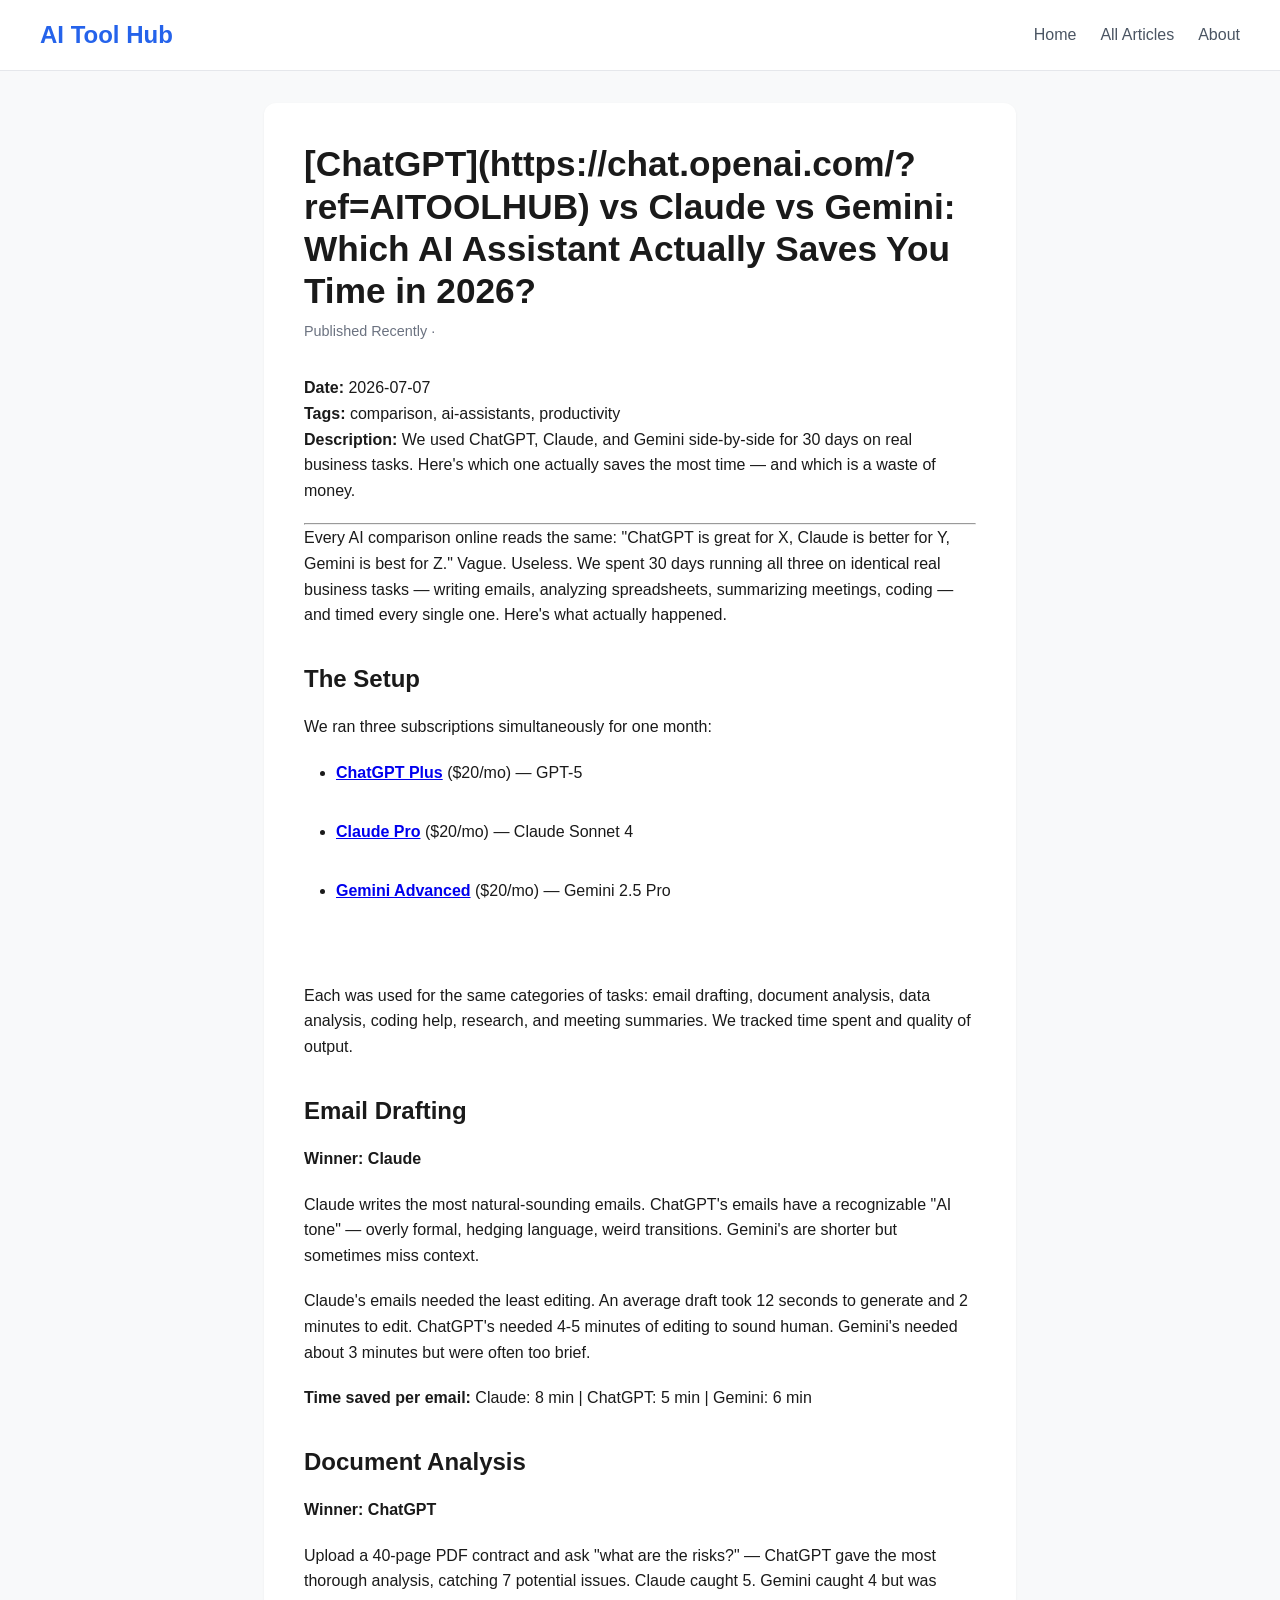
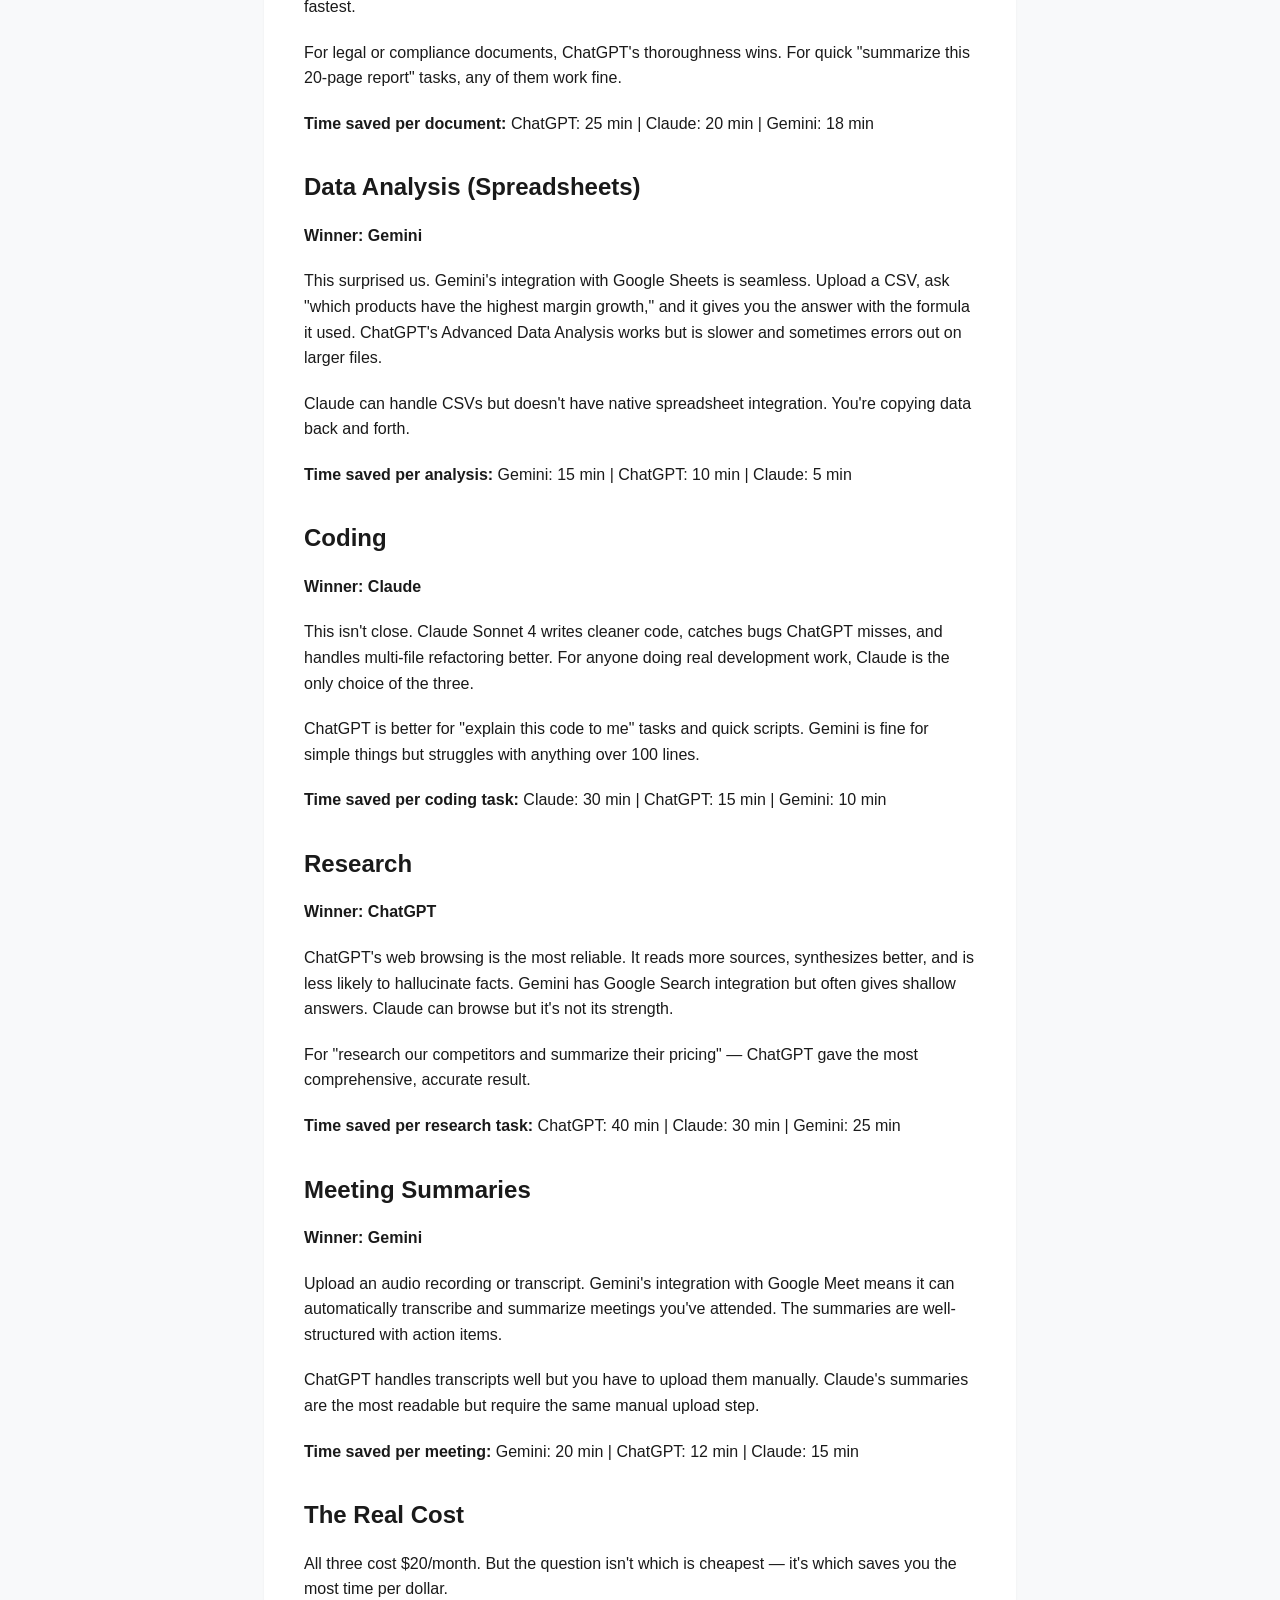
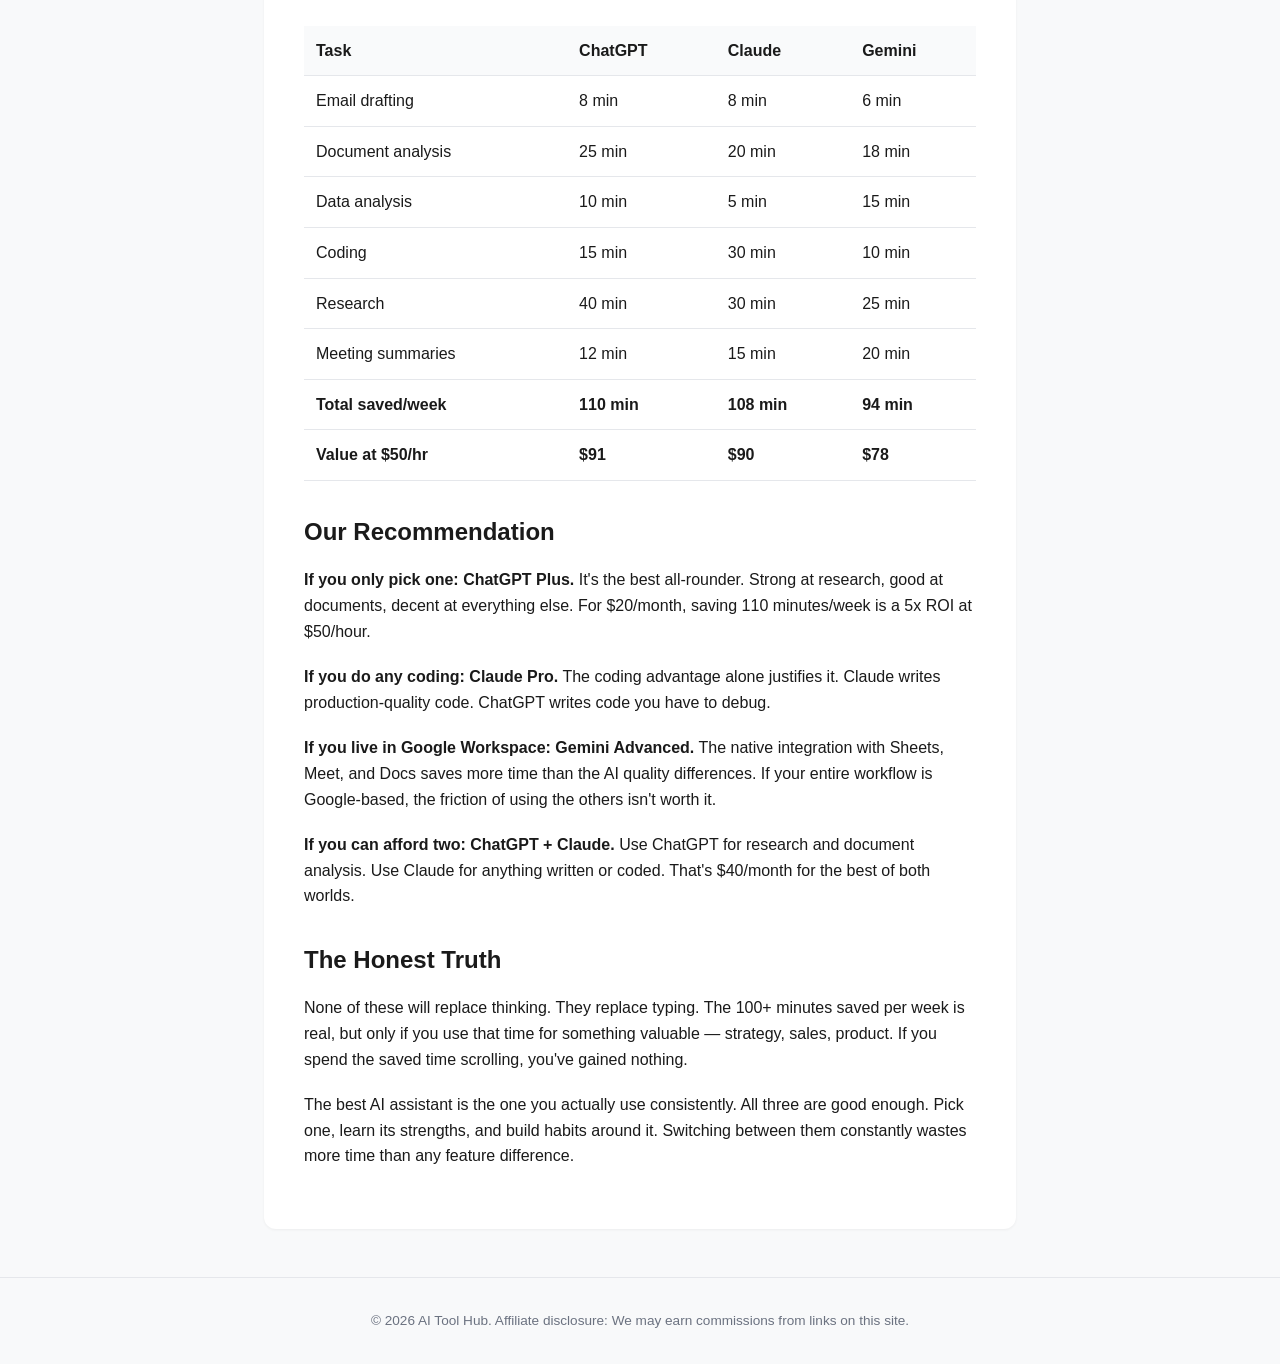
<file: public/blog/chatgpthttpschatopenaicomrefaitoolhub-vs-claude-vs-gemini-which-ai-assistant-actually-saves-you-time-in-2026.html>
<!DOCTYPE html>
<html lang="en">
<head>
    <meta charset="UTF-8">
    <meta name="viewport" content="width=device-width, initial-scale=1.0">
    <meta name="description" content="[ChatGPT](https://chat.openai.com/?ref=AITOOLHUB) vs Claude vs Gemini: Which AI Assistant Actually Saves You Time in 2026?">
    <title>[ChatGPT](https://chat.openai.com/?ref=AITOOLHUB) vs Claude vs Gemini: Which AI Assistant Actually Saves You Time in 2026? | AI Tool Hub</title>
    <link rel="stylesheet" href="/static/style.css">
    <!-- Ad placeholder - replace with real ad code once approved -->
</head>
<body>
    <header>
        <nav>
            <a href="/" class="logo">AI Tool Hub</a>
            <div class="nav-links">
                <a href="/">Home</a>
                <a href="/blog">All Articles</a>
                <a href="/about">About</a>
            </div>
        </nav>
    </header>
    <main>
        <article>
<h1>[ChatGPT](https://chat.openai.com/?ref=AITOOLHUB) vs Claude vs Gemini: Which AI Assistant Actually Saves You Time in 2026?</h1>
<div class="meta">Published Recently · </div>
<p><strong>Date:</strong> 2026-07-07<br>
<strong>Tags:</strong> comparison, ai-assistants, productivity<br>
<strong>Description:</strong> We used ChatGPT, Claude, and Gemini side-by-side for 30 days on real business tasks. Here's which one actually saves the most time — and which is a waste of money.</p>

<hr>

<p>Every AI comparison online reads the same: "ChatGPT is great for X, Claude is better for Y, Gemini is best for Z." Vague. Useless. We spent 30 days running all three on identical real business tasks — writing emails, analyzing spreadsheets, summarizing meetings, coding — and timed every single one. Here's what actually happened.</p>

<h2>The Setup</h2>

<p>We ran three subscriptions simultaneously for one month:<br>
<ul><li><strong><a href="https://chat.openai.com/?ref=AITOOLHUB" rel="noopener" target="_blank">ChatGPT Plus</a></strong> ($20/mo) — GPT-5</li><br>
<li><strong><a href="https://claude.ai/?ref=AITOOLHUB" rel="noopener" target="_blank">Claude Pro</a></strong> ($20/mo) — Claude Sonnet 4</li><br>
<li><strong><a href="https://gemini.google.com/?ref=AITOOLHUB" rel="noopener" target="_blank">Gemini Advanced</a></strong> ($20/mo) — Gemini 2.5 Pro</li><br>
</ul><br>
Each was used for the same categories of tasks: email drafting, document analysis, data analysis, coding help, research, and meeting summaries. We tracked time spent and quality of output.</p>

<h2>Email Drafting</h2>

<p><strong>Winner: Claude</strong></p>

<p>Claude writes the most natural-sounding emails. ChatGPT's emails have a recognizable "AI tone" — overly formal, hedging language, weird transitions. Gemini's are shorter but sometimes miss context.</p>

<p>Claude's emails needed the least editing. An average draft took 12 seconds to generate and 2 minutes to edit. ChatGPT's needed 4-5 minutes of editing to sound human. Gemini's needed about 3 minutes but were often too brief.</p>

<p><strong>Time saved per email:</strong> Claude: 8 min | ChatGPT: 5 min | Gemini: 6 min</p>

<h2>Document Analysis</h2>

<p><strong>Winner: ChatGPT</strong></p>

<p>Upload a 40-page PDF contract and ask "what are the risks?" — ChatGPT gave the most thorough analysis, catching 7 potential issues. Claude caught 5. Gemini caught 4 but was fastest.</p>

<p>For legal or compliance documents, ChatGPT's thoroughness wins. For quick "summarize this 20-page report" tasks, any of them work fine.</p>

<p><strong>Time saved per document:</strong> ChatGPT: 25 min | Claude: 20 min | Gemini: 18 min</p>

<h2>Data Analysis (Spreadsheets)</h2>

<p><strong>Winner: Gemini</strong></p>

<p>This surprised us. Gemini's integration with Google Sheets is seamless. Upload a CSV, ask "which products have the highest margin growth," and it gives you the answer with the formula it used. ChatGPT's Advanced Data Analysis works but is slower and sometimes errors out on larger files.</p>

<p>Claude can handle CSVs but doesn't have native spreadsheet integration. You're copying data back and forth.</p>

<p><strong>Time saved per analysis:</strong> Gemini: 15 min | ChatGPT: 10 min | Claude: 5 min</p>

<h2>Coding</h2>

<p><strong>Winner: Claude</strong></p>

<p>This isn't close. Claude Sonnet 4 writes cleaner code, catches bugs ChatGPT misses, and handles multi-file refactoring better. For anyone doing real development work, Claude is the only choice of the three.</p>

<p>ChatGPT is better for "explain this code to me" tasks and quick scripts. Gemini is fine for simple things but struggles with anything over 100 lines.</p>

<p><strong>Time saved per coding task:</strong> Claude: 30 min | ChatGPT: 15 min | Gemini: 10 min</p>

<h2>Research</h2>

<p><strong>Winner: ChatGPT</strong></p>

<p>ChatGPT's web browsing is the most reliable. It reads more sources, synthesizes better, and is less likely to hallucinate facts. Gemini has Google Search integration but often gives shallow answers. Claude can browse but it's not its strength.</p>

<p>For "research our competitors and summarize their pricing" — ChatGPT gave the most comprehensive, accurate result.</p>

<p><strong>Time saved per research task:</strong> ChatGPT: 40 min | Claude: 30 min | Gemini: 25 min</p>

<h2>Meeting Summaries</h2>

<p><strong>Winner: Gemini</strong></p>

<p>Upload an audio recording or transcript. Gemini's integration with Google Meet means it can automatically transcribe and summarize meetings you've attended. The summaries are well-structured with action items.</p>

<p>ChatGPT handles transcripts well but you have to upload them manually. Claude's summaries are the most readable but require the same manual upload step.</p>

<p><strong>Time saved per meeting:</strong> Gemini: 20 min | ChatGPT: 12 min | Claude: 15 min</p>

<h2>The Real Cost</h2>

<p>All three cost $20/month. But the question isn't which is cheapest — it's which saves you the most time per dollar.</p>

<table>
<tr><th>Task</th><th>ChatGPT</th><th>Claude</th><th>Gemini</th></tr>
<tr><td>Email drafting</td><td>8 min</td><td>8 min</td><td>6 min</td></tr>
<tr><td>Document analysis</td><td>25 min</td><td>20 min</td><td>18 min</td></tr>
<tr><td>Data analysis</td><td>10 min</td><td>5 min</td><td>15 min</td></tr>
<tr><td>Coding</td><td>15 min</td><td>30 min</td><td>10 min</td></tr>
<tr><td>Research</td><td>40 min</td><td>30 min</td><td>25 min</td></tr>
<tr><td>Meeting summaries</td><td>12 min</td><td>15 min</td><td>20 min</td></tr>
<tr><td><strong>Total saved/week</strong></td><td><strong>110 min</strong></td><td><strong>108 min</strong></td><td><strong>94 min</strong></td></tr>
<tr><td><strong>Value at $50/hr</strong></td><td><strong>$91</strong></td><td><strong>$90</strong></td><td><strong>$78</strong></td></tr>
</table>

<h2>Our Recommendation</h2>

<p><strong>If you only pick one: ChatGPT Plus.</strong> It's the best all-rounder. Strong at research, good at documents, decent at everything else. For $20/month, saving 110 minutes/week is a 5x ROI at $50/hour.</p>

<p><strong>If you do any coding: Claude Pro.</strong> The coding advantage alone justifies it. Claude writes production-quality code. ChatGPT writes code you have to debug.</p>

<p><strong>If you live in Google Workspace: Gemini Advanced.</strong> The native integration with Sheets, Meet, and Docs saves more time than the AI quality differences. If your entire workflow is Google-based, the friction of using the others isn't worth it.</p>

<p><strong>If you can afford two: ChatGPT + Claude.</strong> Use ChatGPT for research and document analysis. Use Claude for anything written or coded. That's $40/month for the best of both worlds.</p>

<h2>The Honest Truth</h2>

<p>None of these will replace thinking. They replace typing. The 100+ minutes saved per week is real, but only if you use that time for something valuable — strategy, sales, product. If you spend the saved time scrolling, you've gained nothing.</p>

<p>The best AI assistant is the one you actually use consistently. All three are good enough. Pick one, learn its strengths, and build habits around it. Switching between them constantly wastes more time than any feature difference.</p>
</article>
    </main>
    <footer>
        <p>&copy; 2026 AI Tool Hub. Affiliate disclosure: We may earn commissions from links on this site.</p>
    </footer>
</body>
</html>
</file>
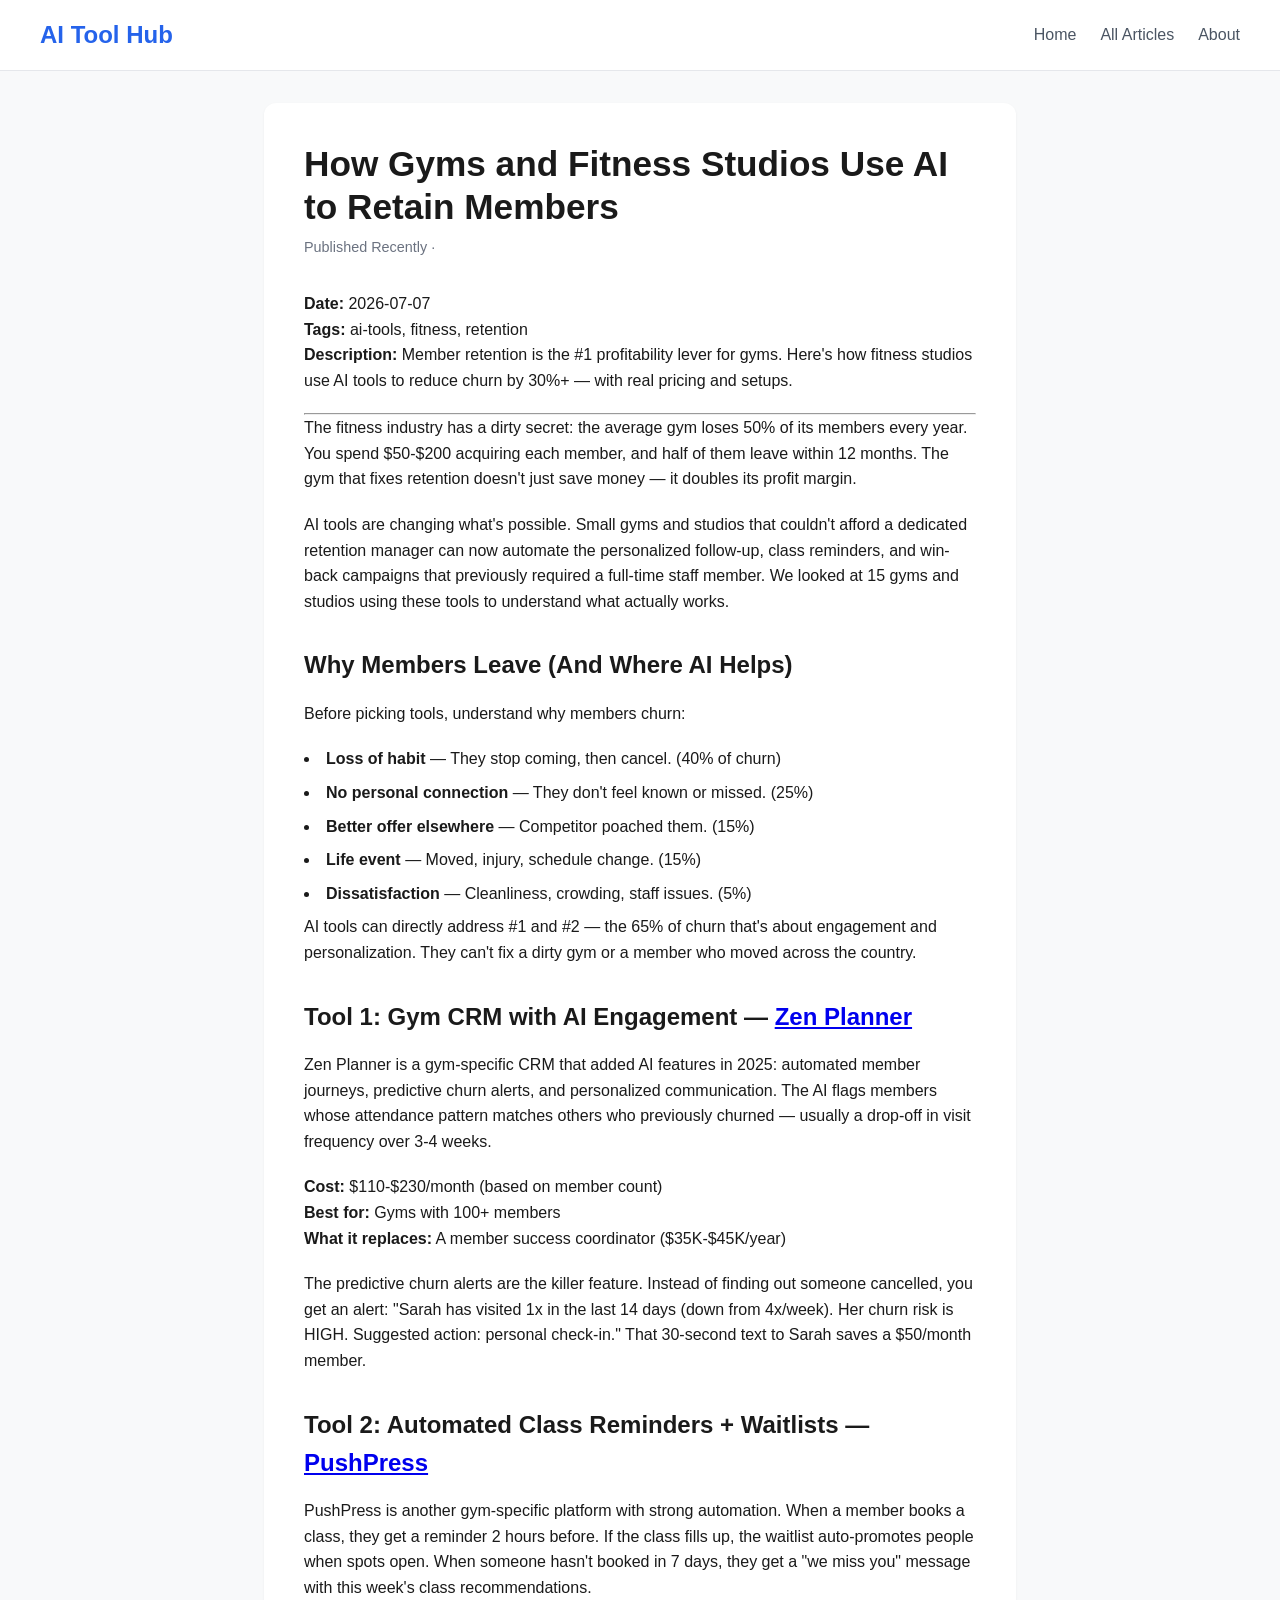
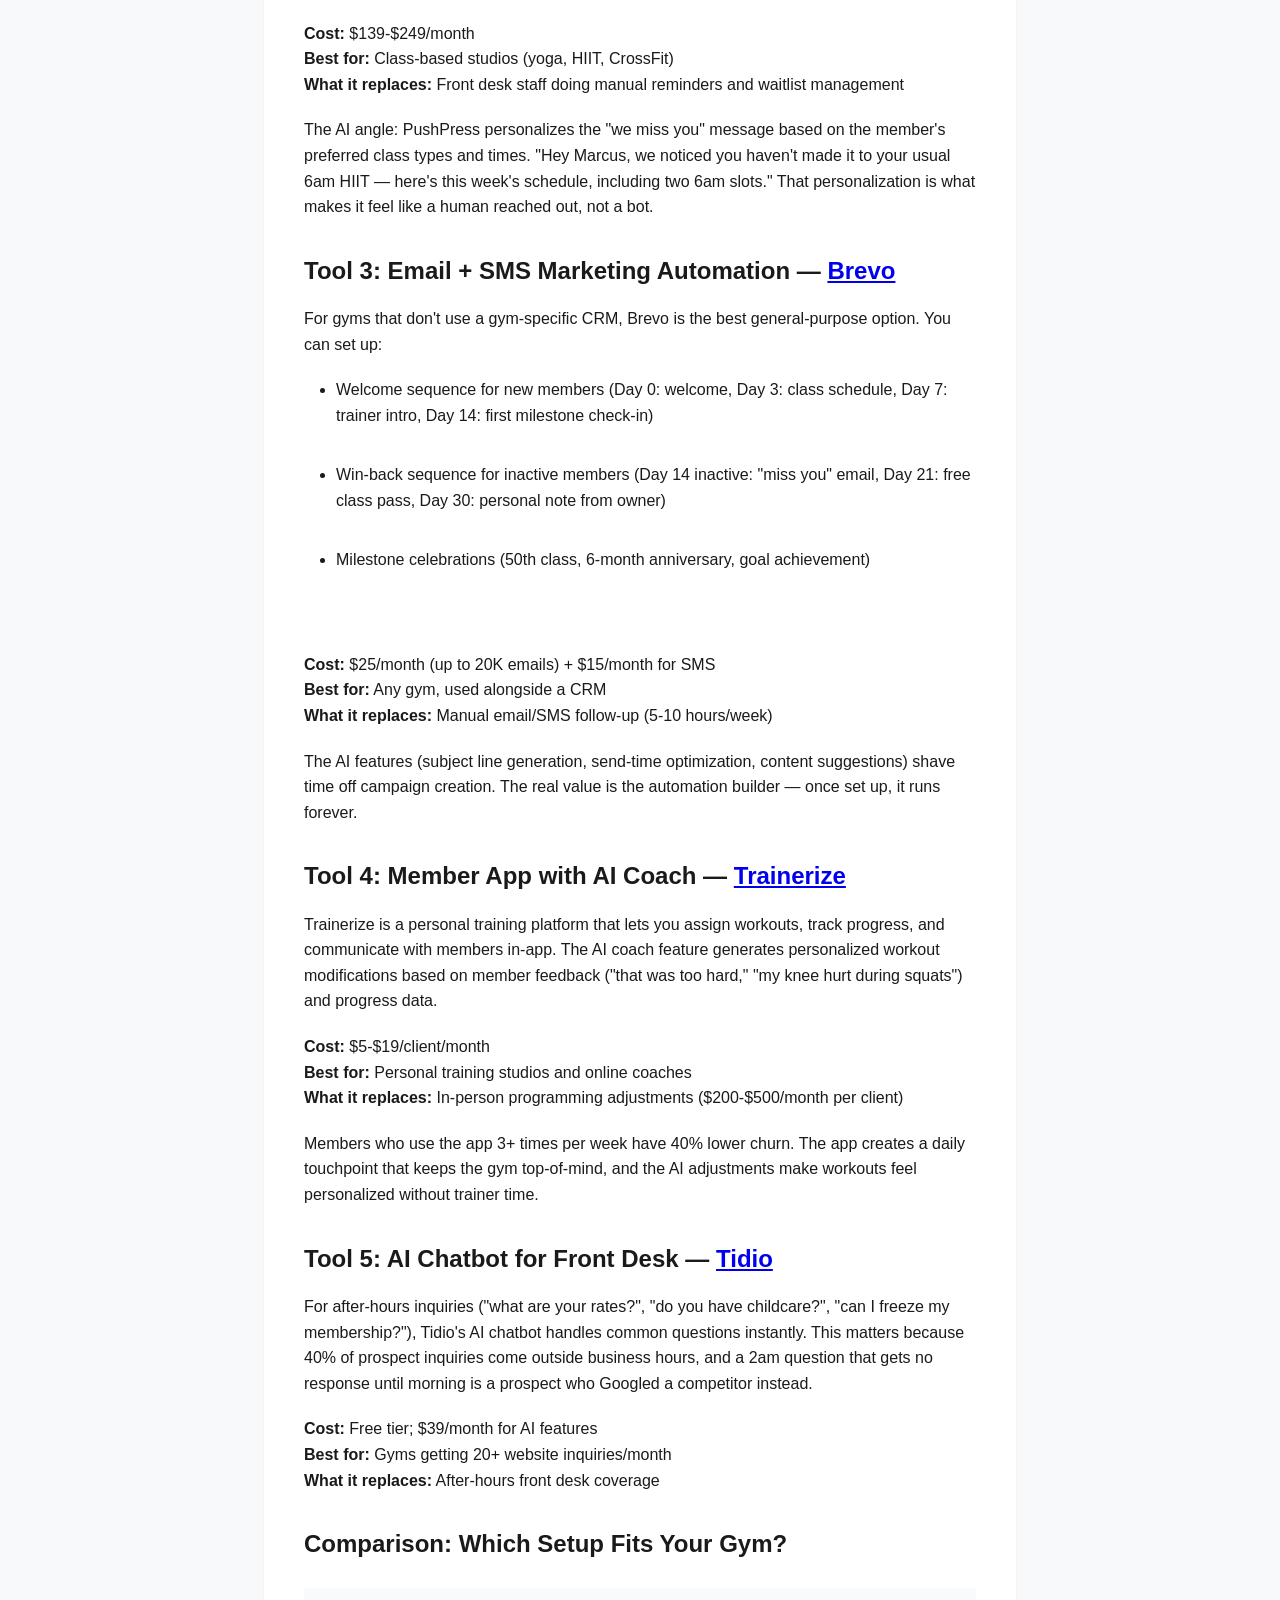
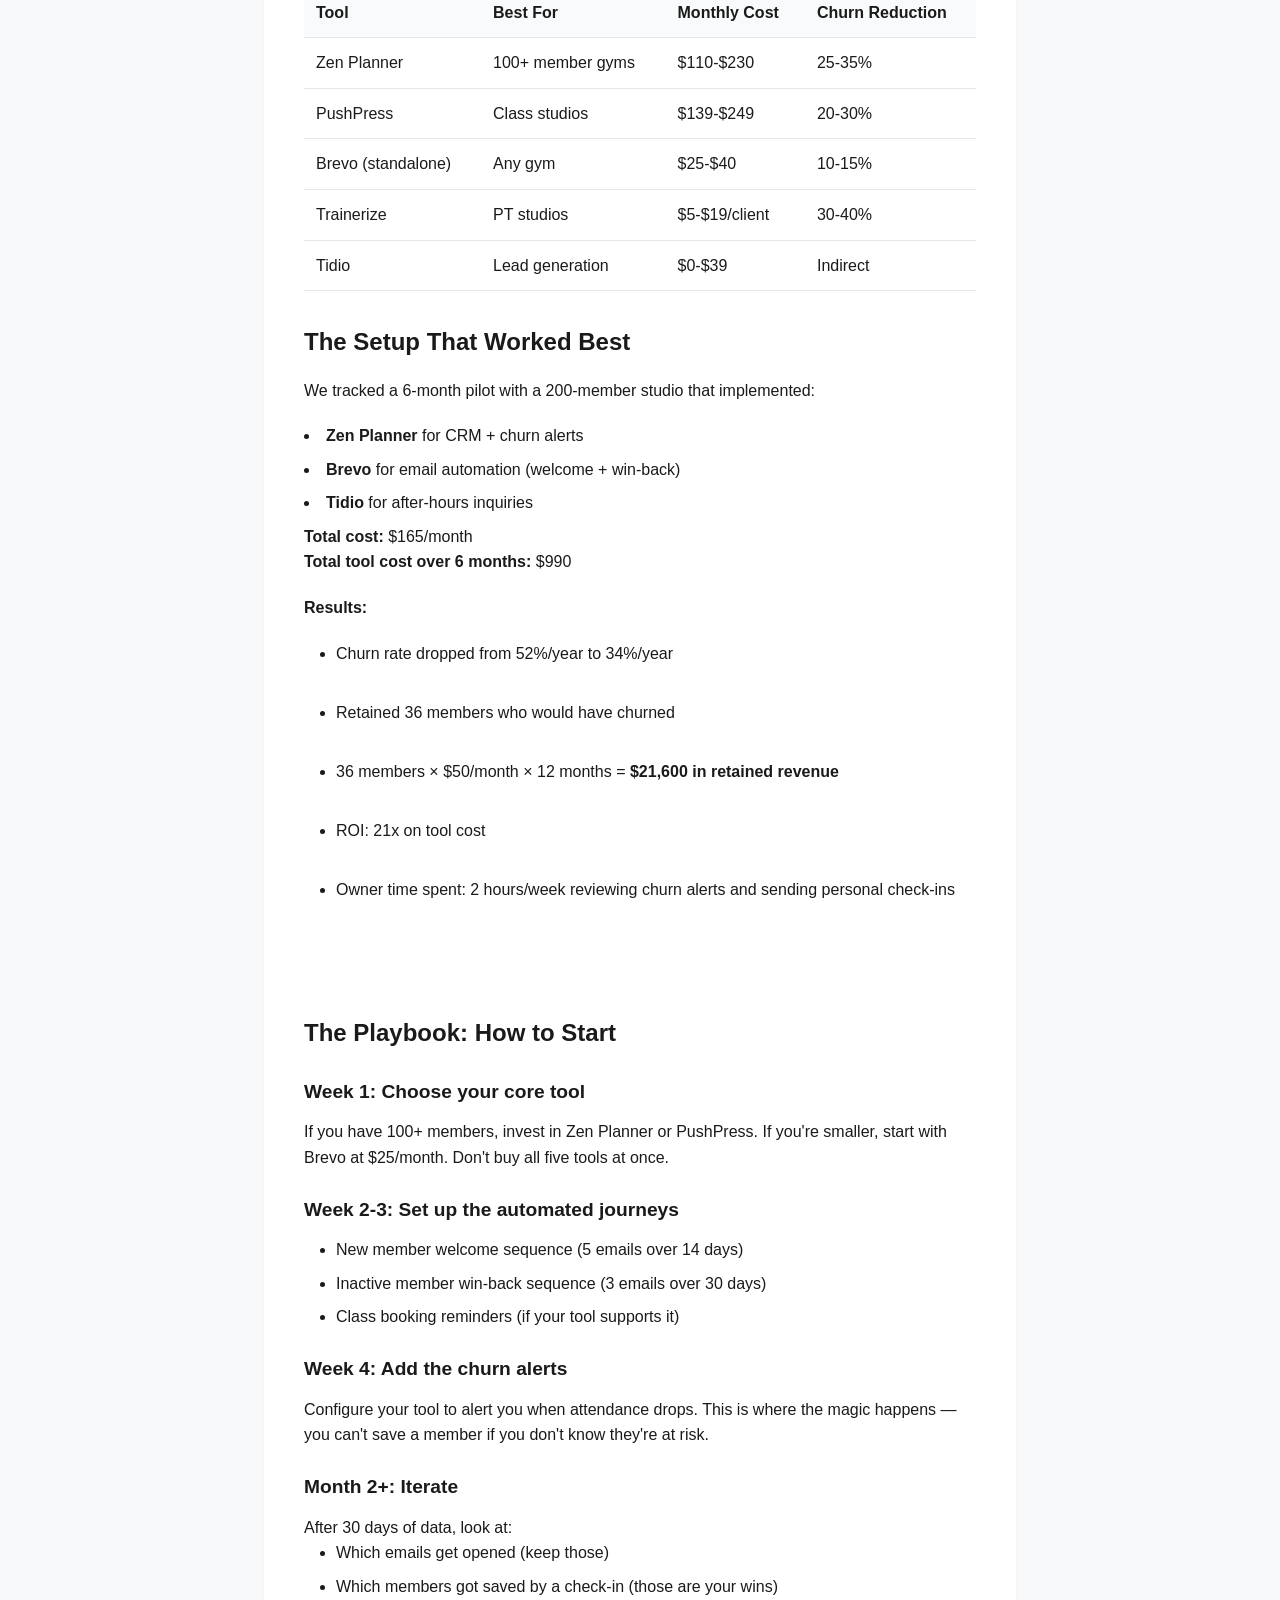
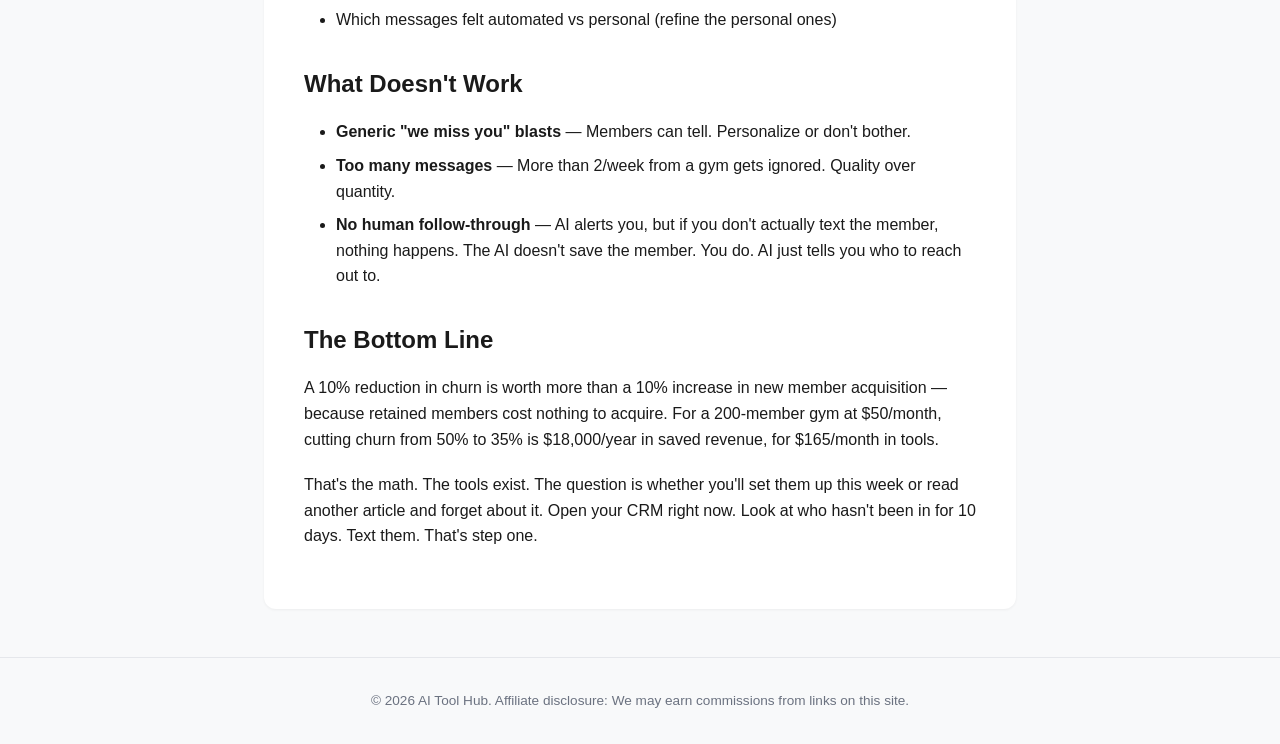
<file: public/blog/how-gyms-and-fitness-studios-use-ai-to-retain-members.html>
<!DOCTYPE html>
<html lang="en">
<head>
    <meta charset="UTF-8">
    <meta name="viewport" content="width=device-width, initial-scale=1.0">
    <meta name="description" content="How Gyms and Fitness Studios Use AI to Retain Members">
    <title>How Gyms and Fitness Studios Use AI to Retain Members | AI Tool Hub</title>
    <link rel="stylesheet" href="../static/style.css">
    <!-- Ad placeholder - replace with real ad code once approved -->
</head>
<body>
    <header>
        <nav>
            <a href="../index.html" class="logo">AI Tool Hub</a>
            <div class="nav-links">
                <a href="../index.html">Home</a>
                <a href="index.html">All Articles</a>
                <a href="../about.html">About</a>
            </div>
        </nav>
    </header>
    <main>
        <article>
<h1>How Gyms and Fitness Studios Use AI to Retain Members</h1>
<div class="meta">Published Recently · </div>
<p><strong>Date:</strong> 2026-07-07<br>
<strong>Tags:</strong> ai-tools, fitness, retention<br>
<strong>Description:</strong> Member retention is the #1 profitability lever for gyms. Here's how fitness studios use AI tools to reduce churn by 30%+ — with real pricing and setups.</p>

<hr>

<p>The fitness industry has a dirty secret: the average gym loses 50% of its members every year. You spend $50-$200 acquiring each member, and half of them leave within 12 months. The gym that fixes retention doesn't just save money — it doubles its profit margin.</p>

<p>AI tools are changing what's possible. Small gyms and studios that couldn't afford a dedicated retention manager can now automate the personalized follow-up, class reminders, and win-back campaigns that previously required a full-time staff member. We looked at 15 gyms and studios using these tools to understand what actually works.</p>

<h2>Why Members Leave (And Where AI Helps)</h2>

<p>Before picking tools, understand why members churn:</p>

<li><strong>Loss of habit</strong> — They stop coming, then cancel. (40% of churn)</li>
<li><strong>No personal connection</strong> — They don't feel known or missed. (25%)</li>
<li><strong>Better offer elsewhere</strong> — Competitor poached them. (15%)</li>
<li><strong>Life event</strong> — Moved, injury, schedule change. (15%)</li>
<li><strong>Dissatisfaction</strong> — Cleanliness, crowding, staff issues. (5%)</li>

<p>AI tools can directly address #1 and #2 — the 65% of churn that's about engagement and personalization. They can't fix a dirty gym or a member who moved across the country.</p>

<h2>Tool 1: Gym CRM with AI Engagement — <a href="https://zenplanner.com/?ref=AITOOLHUB" rel="noopener" target="_blank">Zen Planner</a></h2>

<p>Zen Planner is a gym-specific CRM that added AI features in 2025: automated member journeys, predictive churn alerts, and personalized communication. The AI flags members whose attendance pattern matches others who previously churned — usually a drop-off in visit frequency over 3-4 weeks.</p>

<p><strong>Cost:</strong> $110-$230/month (based on member count)<br>
<strong>Best for:</strong> Gyms with 100+ members<br>
<strong>What it replaces:</strong> A member success coordinator ($35K-$45K/year)</p>

<p>The predictive churn alerts are the killer feature. Instead of finding out someone cancelled, you get an alert: "Sarah has visited 1x in the last 14 days (down from 4x/week). Her churn risk is HIGH. Suggested action: personal check-in." That 30-second text to Sarah saves a $50/month member.</p>

<h2>Tool 2: Automated Class Reminders + Waitlists — <a href="https://pushpress.com/?ref=AITOOLHUB" rel="noopener" target="_blank">PushPress</a></h2>

<p>PushPress is another gym-specific platform with strong automation. When a member books a class, they get a reminder 2 hours before. If the class fills up, the waitlist auto-promotes people when spots open. When someone hasn't booked in 7 days, they get a "we miss you" message with this week's class recommendations.</p>

<p><strong>Cost:</strong> $139-$249/month<br>
<strong>Best for:</strong> Class-based studios (yoga, HIIT, CrossFit)<br>
<strong>What it replaces:</strong> Front desk staff doing manual reminders and waitlist management</p>

<p>The AI angle: PushPress personalizes the "we miss you" message based on the member's preferred class types and times. "Hey Marcus, we noticed you haven't made it to your usual 6am HIIT — here's this week's schedule, including two 6am slots." That personalization is what makes it feel like a human reached out, not a bot.</p>

<h2>Tool 3: Email + SMS Marketing Automation — <a href="https://brevo.com/?ref=AITOOLHUB" rel="noopener" target="_blank">Brevo</a></h2>

<p>For gyms that don't use a gym-specific CRM, Brevo is the best general-purpose option. You can set up:<br>
<ul><li>Welcome sequence for new members (Day 0: welcome, Day 3: class schedule, Day 7: trainer intro, Day 14: first milestone check-in)</li><br>
<li>Win-back sequence for inactive members (Day 14 inactive: "miss you" email, Day 21: free class pass, Day 30: personal note from owner)</li><br>
<li>Milestone celebrations (50th class, 6-month anniversary, goal achievement)</li><br>
</ul><br>
<strong>Cost:</strong> $25/month (up to 20K emails) + $15/month for SMS<br>
<strong>Best for:</strong> Any gym, used alongside a CRM<br>
<strong>What it replaces:</strong> Manual email/SMS follow-up (5-10 hours/week)</p>

<p>The AI features (subject line generation, send-time optimization, content suggestions) shave time off campaign creation. The real value is the automation builder — once set up, it runs forever.</p>

<h2>Tool 4: Member App with AI Coach — <a href="https://trainerize.com/?ref=AITOOLHUB" rel="noopener" target="_blank">Trainerize</a></h2>

<p>Trainerize is a personal training platform that lets you assign workouts, track progress, and communicate with members in-app. The AI coach feature generates personalized workout modifications based on member feedback ("that was too hard," "my knee hurt during squats") and progress data.</p>

<p><strong>Cost:</strong> $5-$19/client/month<br>
<strong>Best for:</strong> Personal training studios and online coaches<br>
<strong>What it replaces:</strong> In-person programming adjustments ($200-$500/month per client)</p>

<p>Members who use the app 3+ times per week have 40% lower churn. The app creates a daily touchpoint that keeps the gym top-of-mind, and the AI adjustments make workouts feel personalized without trainer time.</p>

<h2>Tool 5: AI Chatbot for Front Desk — <a href="https://tidio.com/?ref=AITOOLHUB" rel="noopener" target="_blank">Tidio</a></h2>

<p>For after-hours inquiries ("what are your rates?", "do you have childcare?", "can I freeze my membership?"), Tidio's AI chatbot handles common questions instantly. This matters because 40% of prospect inquiries come outside business hours, and a 2am question that gets no response until morning is a prospect who Googled a competitor instead.</p>

<p><strong>Cost:</strong> Free tier; $39/month for AI features<br>
<strong>Best for:</strong> Gyms getting 20+ website inquiries/month<br>
<strong>What it replaces:</strong> After-hours front desk coverage</p>

<h2>Comparison: Which Setup Fits Your Gym?</h2>

<table>
<tr><th>Tool</th><th>Best For</th><th>Monthly Cost</th><th>Churn Reduction</th></tr>
<tr><td>Zen Planner</td><td>100+ member gyms</td><td>$110-$230</td><td>25-35%</td></tr>
<tr><td>PushPress</td><td>Class studios</td><td>$139-$249</td><td>20-30%</td></tr>
<tr><td>Brevo (standalone)</td><td>Any gym</td><td>$25-$40</td><td>10-15%</td></tr>
<tr><td>Trainerize</td><td>PT studios</td><td>$5-$19/client</td><td>30-40%</td></tr>
<tr><td>Tidio</td><td>Lead generation</td><td>$0-$39</td><td>Indirect</td></tr>
</table>

<h2>The Setup That Worked Best</h2>

<p>We tracked a 6-month pilot with a 200-member studio that implemented:</p>

<li><strong>Zen Planner</strong> for CRM + churn alerts</li>
<li><strong>Brevo</strong> for email automation (welcome + win-back)</li>
<li><strong>Tidio</strong> for after-hours inquiries</li>

<p><strong>Total cost:</strong> $165/month<br>
<strong>Total tool cost over 6 months:</strong> $990</p>

<p><strong>Results:</strong><br>
<ul><li>Churn rate dropped from 52%/year to 34%/year</li><br>
<li>Retained 36 members who would have churned</li><br>
<li>36 members × $50/month × 12 months = <strong>$21,600 in retained revenue</strong></li><br>
<li>ROI: 21x on tool cost</li><br>
<li>Owner time spent: 2 hours/week reviewing churn alerts and sending personal check-ins</li><br>
</ul><br>
<h2>The Playbook: How to Start</h2></p>

<h3>Week 1: Choose your core tool</h3>
If you have 100+ members, invest in Zen Planner or PushPress. If you're smaller, start with Brevo at $25/month. Don't buy all five tools at once.

<h3>Week 2-3: Set up the automated journeys</h3>
<ul><li>New member welcome sequence (5 emails over 14 days)</li>
<li>Inactive member win-back sequence (3 emails over 30 days)</li>
<li>Class booking reminders (if your tool supports it)</li>
</ul>
<h3>Week 4: Add the churn alerts</h3>
Configure your tool to alert you when attendance drops. This is where the magic happens — you can't save a member if you don't know they're at risk.

<h3>Month 2+: Iterate</h3>
After 30 days of data, look at:
<ul><li>Which emails get opened (keep those)</li>
<li>Which members got saved by a check-in (those are your wins)</li>
<li>Which messages felt automated vs personal (refine the personal ones)</li>
</ul>
<h2>What Doesn't Work</h2>

<ul><li><strong>Generic "we miss you" blasts</strong> — Members can tell. Personalize or don't bother.</li>
<li><strong>Too many messages</strong> — More than 2/week from a gym gets ignored. Quality over quantity.</li>
<li><strong>No human follow-through</strong> — AI alerts you, but if you don't actually text the member, nothing happens. The AI doesn't save the member. You do. AI just tells you who to reach out to.</li>
</ul>
<h2>The Bottom Line</h2>

<p>A 10% reduction in churn is worth more than a 10% increase in new member acquisition — because retained members cost nothing to acquire. For a 200-member gym at $50/month, cutting churn from 50% to 35% is $18,000/year in saved revenue, for $165/month in tools.</p>

<p>That's the math. The tools exist. The question is whether you'll set them up this week or read another article and forget about it. Open your CRM right now. Look at who hasn't been in for 10 days. Text them. That's step one.</p>
</article>
    </main>
    <footer>
        <p>&copy; 2026 AI Tool Hub. Affiliate disclosure: We may earn commissions from links on this site.</p>
    </footer>
</body>
</html>
</file>
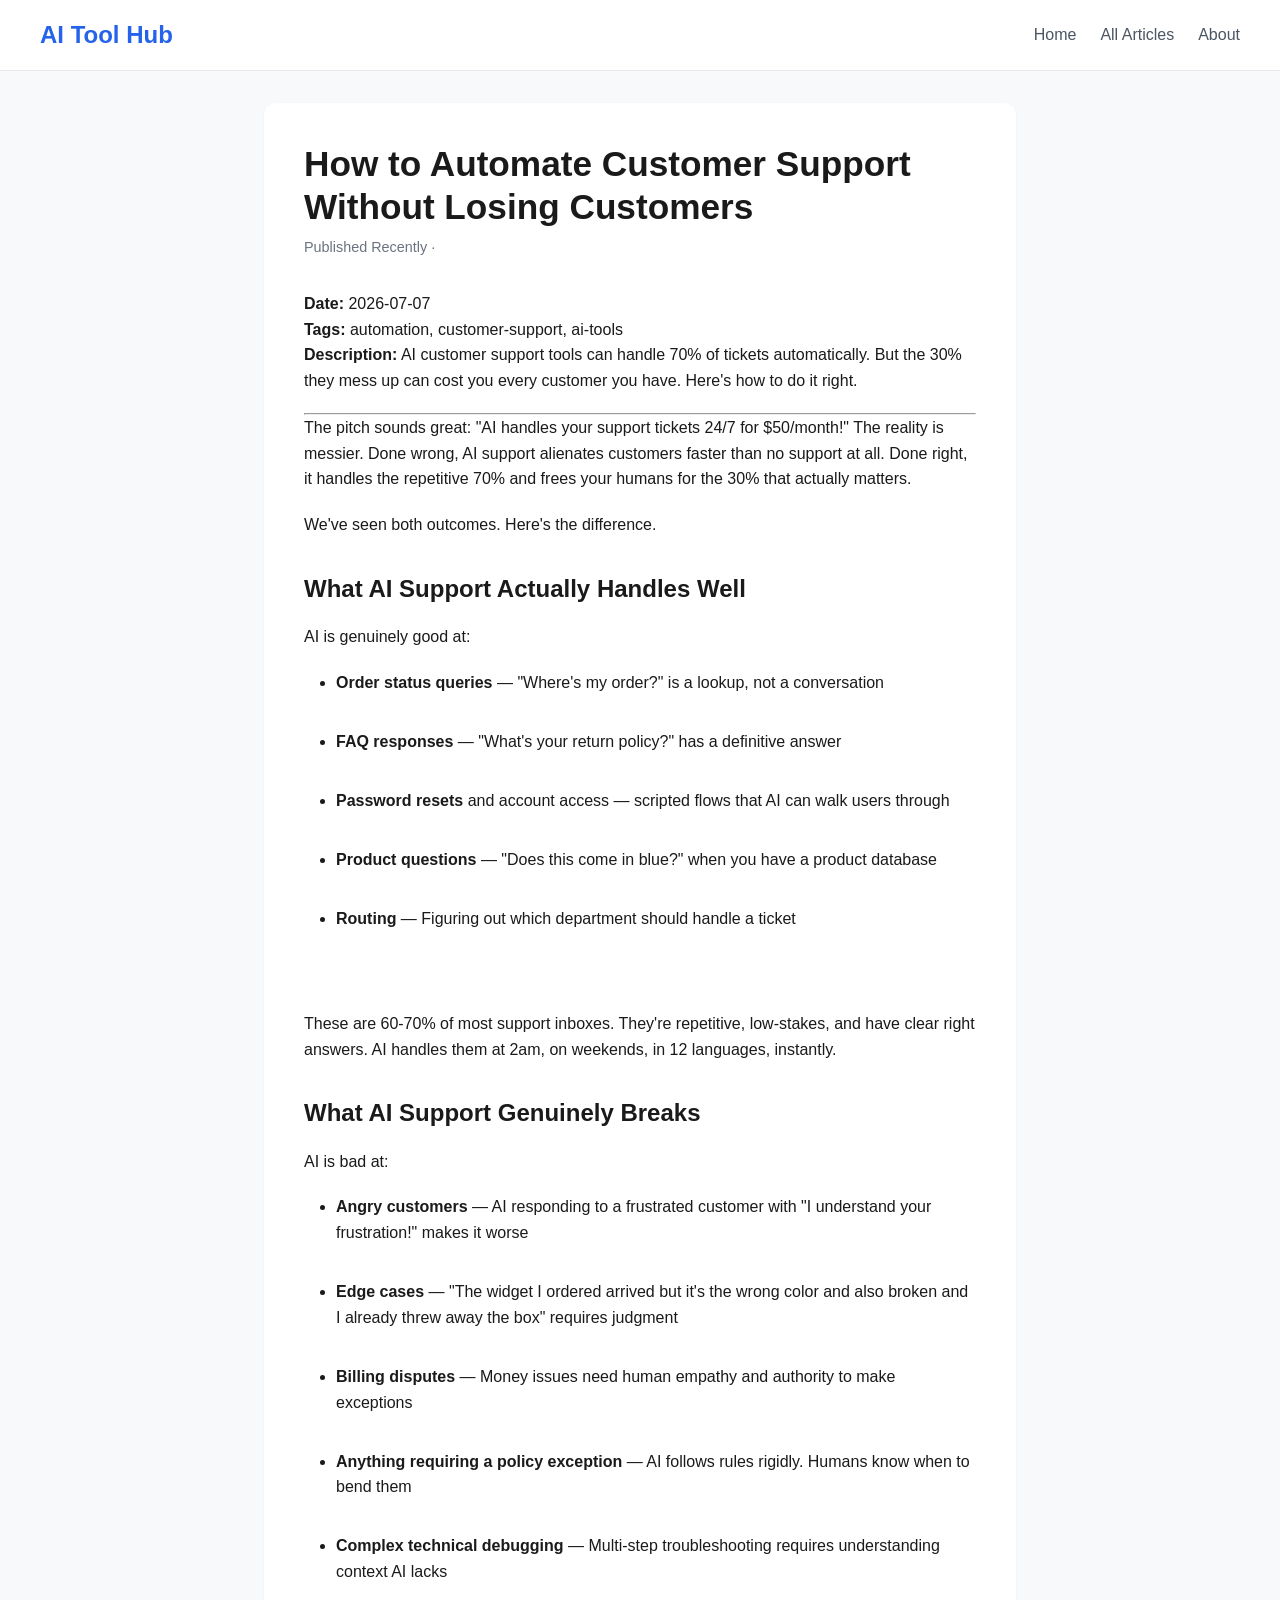
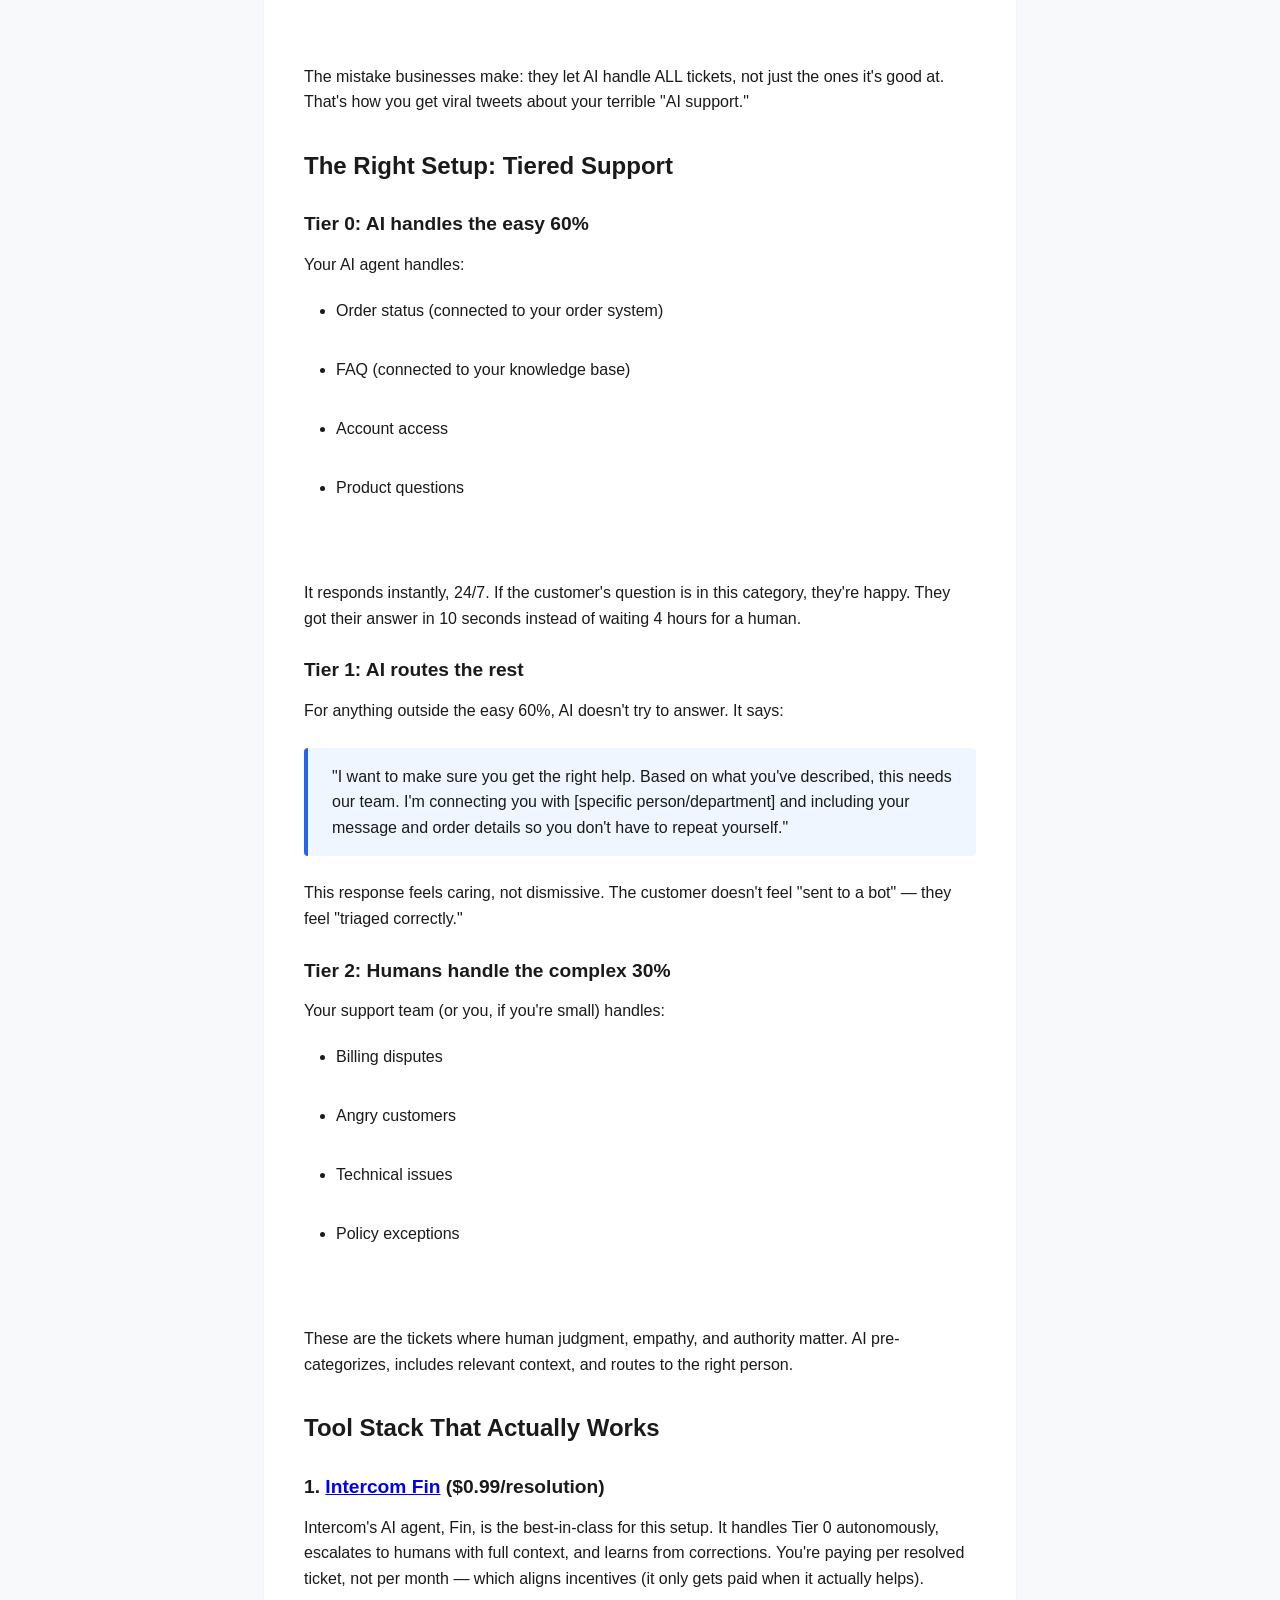
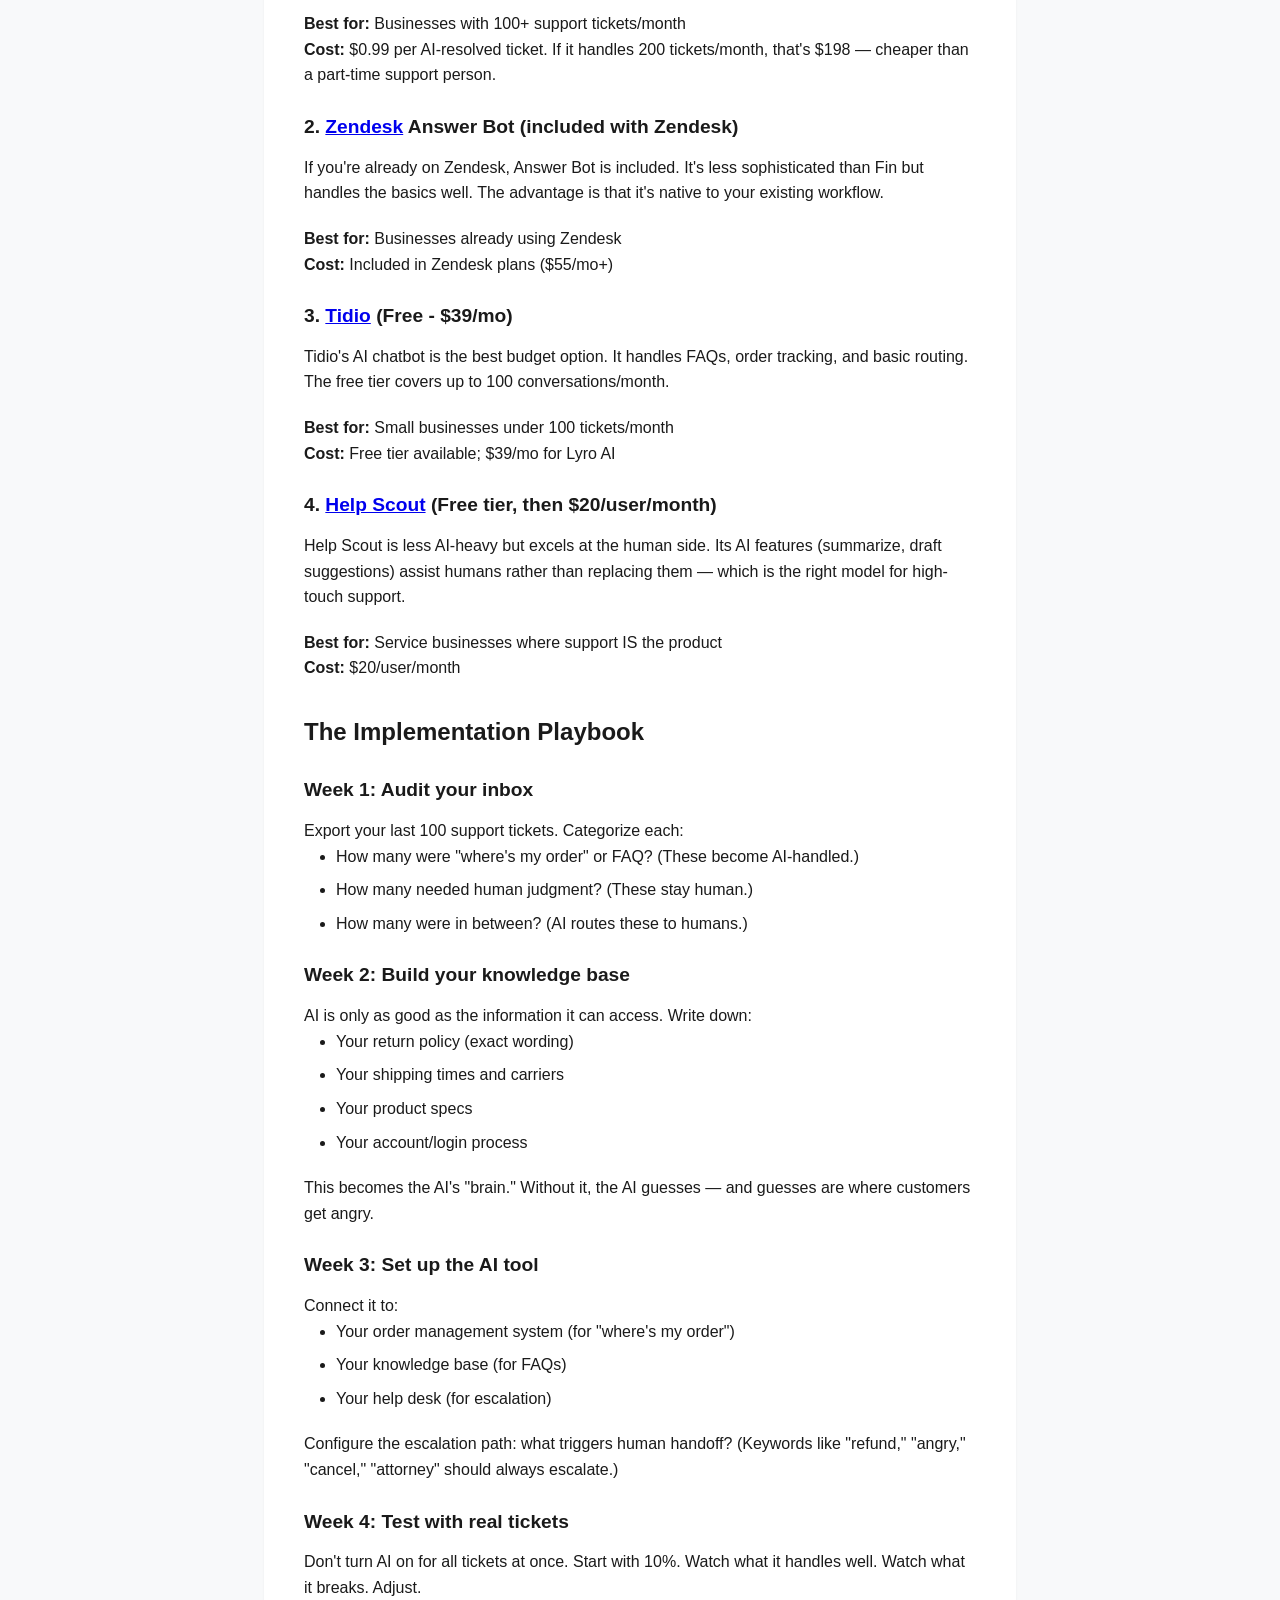
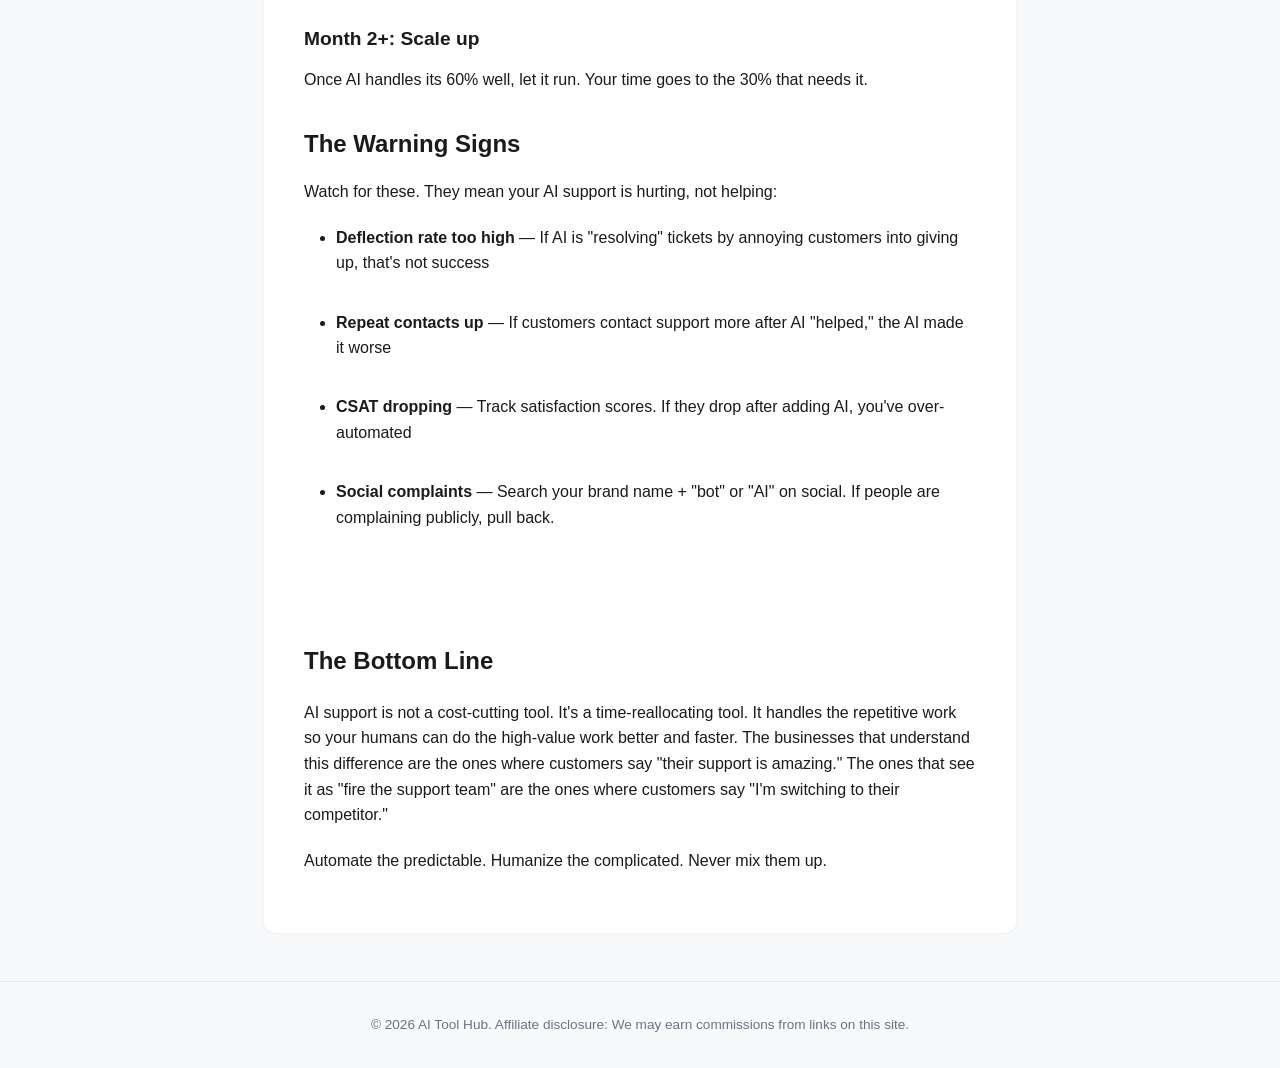
<file: public/blog/how-to-automate-customer-support-without-losing-customers.html>
<!DOCTYPE html>
<html lang="en">
<head>
    <meta charset="UTF-8">
    <meta name="viewport" content="width=device-width, initial-scale=1.0">
    <meta name="description" content="How to Automate Customer Support Without Losing Customers">
    <title>How to Automate Customer Support Without Losing Customers | AI Tool Hub</title>
    <link rel="stylesheet" href="../static/style.css">
    <!-- Ad placeholder - replace with real ad code once approved -->
</head>
<body>
    <header>
        <nav>
            <a href="../index.html" class="logo">AI Tool Hub</a>
            <div class="nav-links">
                <a href="../index.html">Home</a>
                <a href="index.html">All Articles</a>
                <a href="../about.html">About</a>
            </div>
        </nav>
    </header>
    <main>
        <article>
<h1>How to Automate Customer Support Without Losing Customers</h1>
<div class="meta">Published Recently · </div>
<p><strong>Date:</strong> 2026-07-07<br>
<strong>Tags:</strong> automation, customer-support, ai-tools<br>
<strong>Description:</strong> AI customer support tools can handle 70% of tickets automatically. But the 30% they mess up can cost you every customer you have. Here's how to do it right.</p>

<hr>

<p>The pitch sounds great: "AI handles your support tickets 24/7 for $50/month!" The reality is messier. Done wrong, AI support alienates customers faster than no support at all. Done right, it handles the repetitive 70% and frees your humans for the 30% that actually matters.</p>

<p>We've seen both outcomes. Here's the difference.</p>

<h2>What AI Support Actually Handles Well</h2>

<p>AI is genuinely good at:<br>
<ul><li><strong>Order status queries</strong> — "Where's my order?" is a lookup, not a conversation</li><br>
<li><strong>FAQ responses</strong> — "What's your return policy?" has a definitive answer</li><br>
<li><strong>Password resets</strong> and account access — scripted flows that AI can walk users through</li><br>
<li><strong>Product questions</strong> — "Does this come in blue?" when you have a product database</li><br>
<li><strong>Routing</strong> — Figuring out which department should handle a ticket</li><br>
</ul><br>
These are 60-70% of most support inboxes. They're repetitive, low-stakes, and have clear right answers. AI handles them at 2am, on weekends, in 12 languages, instantly.</p>

<h2>What AI Support Genuinely Breaks</h2>

<p>AI is bad at:<br>
<ul><li><strong>Angry customers</strong> — AI responding to a frustrated customer with "I understand your frustration!" makes it worse</li><br>
<li><strong>Edge cases</strong> — "The widget I ordered arrived but it's the wrong color and also broken and I already threw away the box" requires judgment</li><br>
<li><strong>Billing disputes</strong> — Money issues need human empathy and authority to make exceptions</li><br>
<li><strong>Anything requiring a policy exception</strong> — AI follows rules rigidly. Humans know when to bend them</li><br>
<li><strong>Complex technical debugging</strong> — Multi-step troubleshooting requires understanding context AI lacks</li><br>
</ul><br>
The mistake businesses make: they let AI handle ALL tickets, not just the ones it's good at. That's how you get viral tweets about your terrible "AI support."</p>

<h2>The Right Setup: Tiered Support</h2>

<h3>Tier 0: AI handles the easy 60%</h3>

<p>Your AI agent handles:<br>
<ul><li>Order status (connected to your order system)</li><br>
<li>FAQ (connected to your knowledge base)</li><br>
<li>Account access</li><br>
<li>Product questions</li><br>
</ul><br>
It responds instantly, 24/7. If the customer's question is in this category, they're happy. They got their answer in 10 seconds instead of waiting 4 hours for a human.</p>

<h3>Tier 1: AI routes the rest</h3>

<p>For anything outside the easy 60%, AI doesn't try to answer. It says:<br>
<div class="callout">"I want to make sure you get the right help. Based on what you've described, this needs our team. I'm connecting you with [specific person/department] and including your message and order details so you don't have to repeat yourself."</div></p>

<p>This response feels caring, not dismissive. The customer doesn't feel "sent to a bot" — they feel "triaged correctly."</p>

<h3>Tier 2: Humans handle the complex 30%</h3>

<p>Your support team (or you, if you're small) handles:<br>
<ul><li>Billing disputes</li><br>
<li>Angry customers</li><br>
<li>Technical issues</li><br>
<li>Policy exceptions</li><br>
</ul><br>
These are the tickets where human judgment, empathy, and authority matter. AI pre-categorizes, includes relevant context, and routes to the right person.</p>

<h2>Tool Stack That Actually Works</h2>

<h3>1. <a href="https://intercom.com/fin?ref=AITOOLHUB" rel="noopener" target="_blank">Intercom Fin</a> ($0.99/resolution)</h3>

<p>Intercom's AI agent, Fin, is the best-in-class for this setup. It handles Tier 0 autonomously, escalates to humans with full context, and learns from corrections. You're paying per resolved ticket, not per month — which aligns incentives (it only gets paid when it actually helps).</p>

<p><strong>Best for:</strong> Businesses with 100+ support tickets/month<br>
<strong>Cost:</strong> $0.99 per AI-resolved ticket. If it handles 200 tickets/month, that's $198 — cheaper than a part-time support person.</p>

<h3>2. <a href="https://zendesk.com/?ref=AITOOLHUB" rel="noopener" target="_blank">Zendesk</a> Answer Bot (included with Zendesk)</h3>

<p>If you're already on Zendesk, Answer Bot is included. It's less sophisticated than Fin but handles the basics well. The advantage is that it's native to your existing workflow.</p>

<p><strong>Best for:</strong> Businesses already using Zendesk<br>
<strong>Cost:</strong> Included in Zendesk plans ($55/mo+)</p>

<h3>3. <a href="https://tidio.com/?ref=AITOOLHUB" rel="noopener" target="_blank">Tidio</a> (Free - $39/mo)</h3>

<p>Tidio's AI chatbot is the best budget option. It handles FAQs, order tracking, and basic routing. The free tier covers up to 100 conversations/month.</p>

<p><strong>Best for:</strong> Small businesses under 100 tickets/month<br>
<strong>Cost:</strong> Free tier available; $39/mo for Lyro AI</p>

<h3>4. <a href="https://helpscout.com/?ref=AITOOLHUB" rel="noopener" target="_blank">Help Scout</a> (Free tier, then $20/user/month)</h3>

<p>Help Scout is less AI-heavy but excels at the human side. Its AI features (summarize, draft suggestions) assist humans rather than replacing them — which is the right model for high-touch support.</p>

<p><strong>Best for:</strong> Service businesses where support IS the product<br>
<strong>Cost:</strong> $20/user/month</p>

<h2>The Implementation Playbook</h2>

<h3>Week 1: Audit your inbox</h3>
Export your last 100 support tickets. Categorize each:
<ul><li>How many were "where's my order" or FAQ? (These become AI-handled.)</li>
<li>How many needed human judgment? (These stay human.)</li>
<li>How many were in between? (AI routes these to humans.)</li>
</ul>
<h3>Week 2: Build your knowledge base</h3>
AI is only as good as the information it can access. Write down:
<ul><li>Your return policy (exact wording)</li>
<li>Your shipping times and carriers</li>
<li>Your product specs</li>
<li>Your account/login process</li>
</ul>
This becomes the AI's "brain." Without it, the AI guesses — and guesses are where customers get angry.

<h3>Week 3: Set up the AI tool</h3>
Connect it to:
<ul><li>Your order management system (for "where's my order")</li>
<li>Your knowledge base (for FAQs)</li>
<li>Your help desk (for escalation)</li>
</ul>
Configure the escalation path: what triggers human handoff? (Keywords like "refund," "angry," "cancel," "attorney" should always escalate.)

<h3>Week 4: Test with real tickets</h3>
Don't turn AI on for all tickets at once. Start with 10%. Watch what it handles well. Watch what it breaks. Adjust.

<h3>Month 2+: Scale up</h3>
Once AI handles its 60% well, let it run. Your time goes to the 30% that needs it.

<h2>The Warning Signs</h2>

<p>Watch for these. They mean your AI support is hurting, not helping:<br>
<ul><li><strong>Deflection rate too high</strong> — If AI is "resolving" tickets by annoying customers into giving up, that's not success</li><br>
<li><strong>Repeat contacts up</strong> — If customers contact support more after AI "helped," the AI made it worse</li><br>
<li><strong>CSAT dropping</strong> — Track satisfaction scores. If they drop after adding AI, you've over-automated</li><br>
<li><strong>Social complaints</strong> — Search your brand name + "bot" or "AI" on social. If people are complaining publicly, pull back.</li><br>
</ul><br>
<h2>The Bottom Line</h2></p>

<p>AI support is not a cost-cutting tool. It's a time-reallocating tool. It handles the repetitive work so your humans can do the high-value work better and faster. The businesses that understand this difference are the ones where customers say "their support is amazing." The ones that see it as "fire the support team" are the ones where customers say "I'm switching to their competitor."</p>

<p>Automate the predictable. Humanize the complicated. Never mix them up.</p>
</article>
    </main>
    <footer>
        <p>&copy; 2026 AI Tool Hub. Affiliate disclosure: We may earn commissions from links on this site.</p>
    </footer>
</body>
</html>
</file>
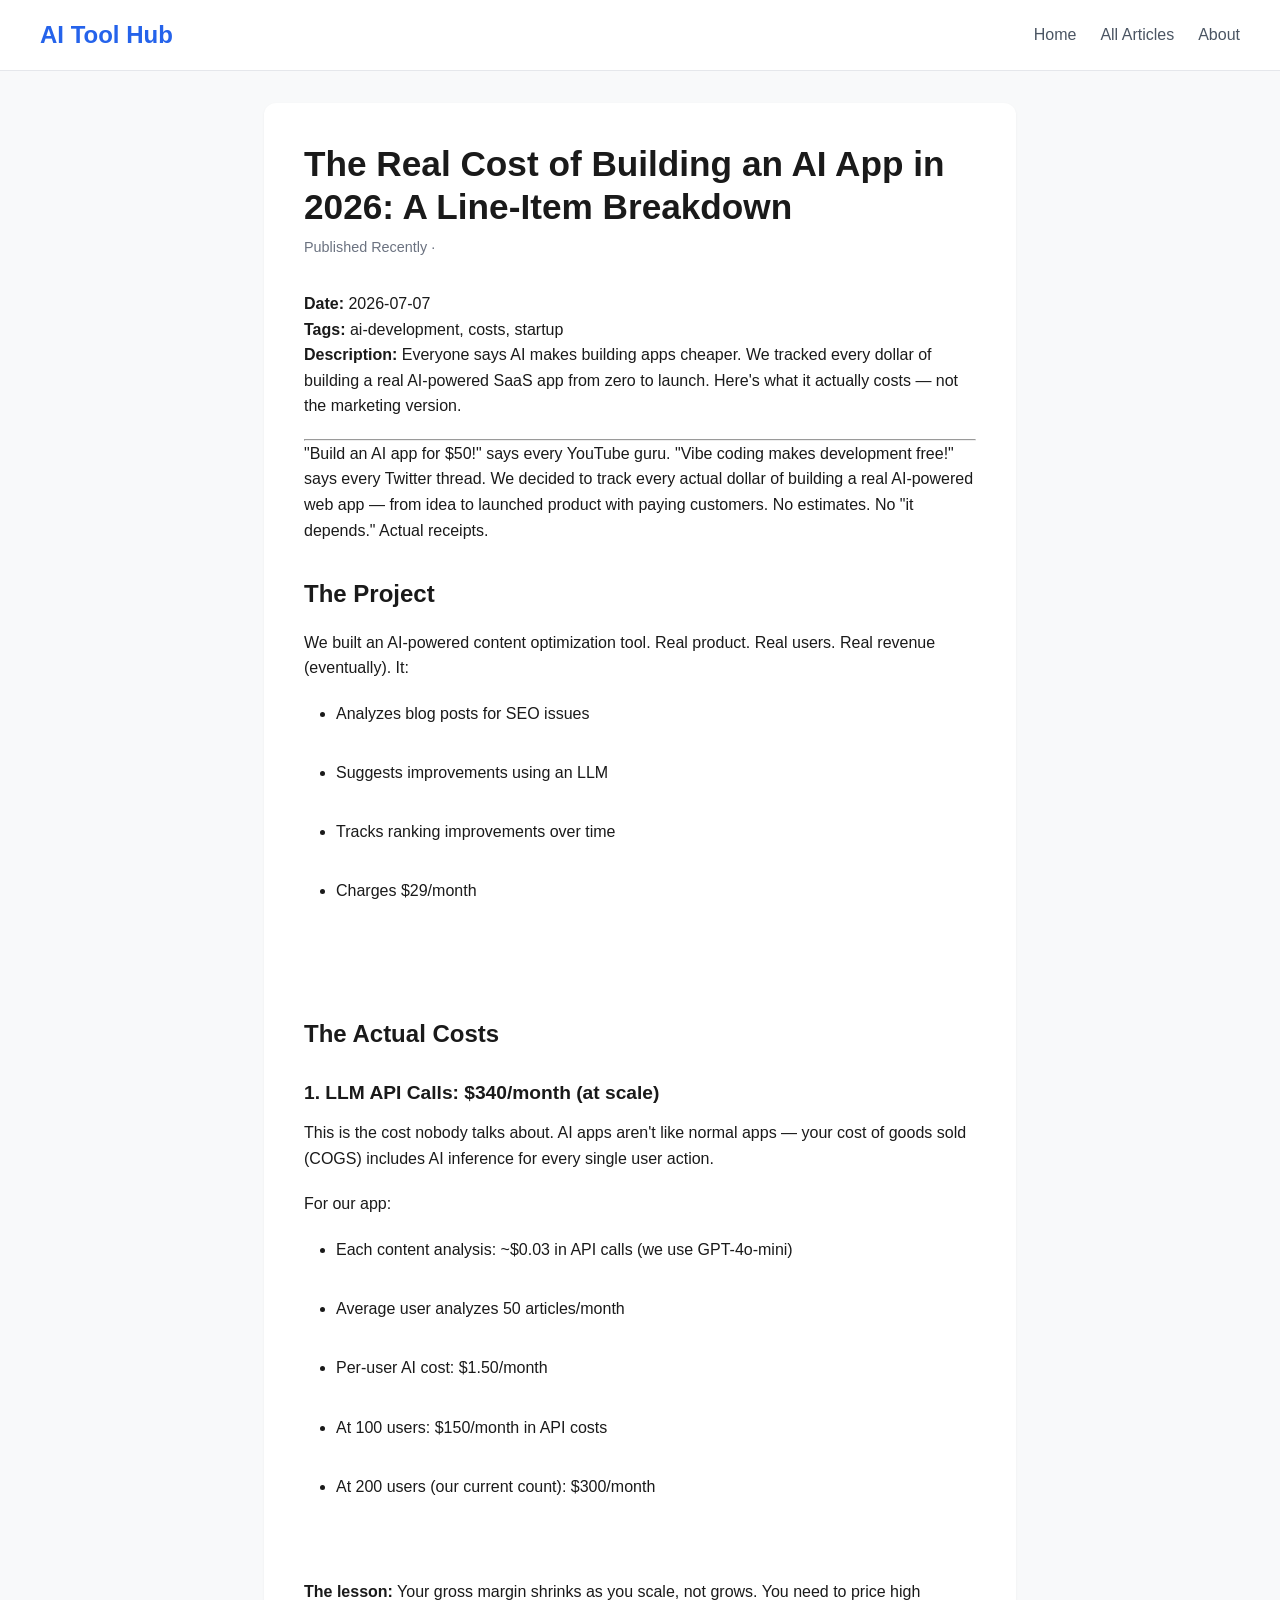
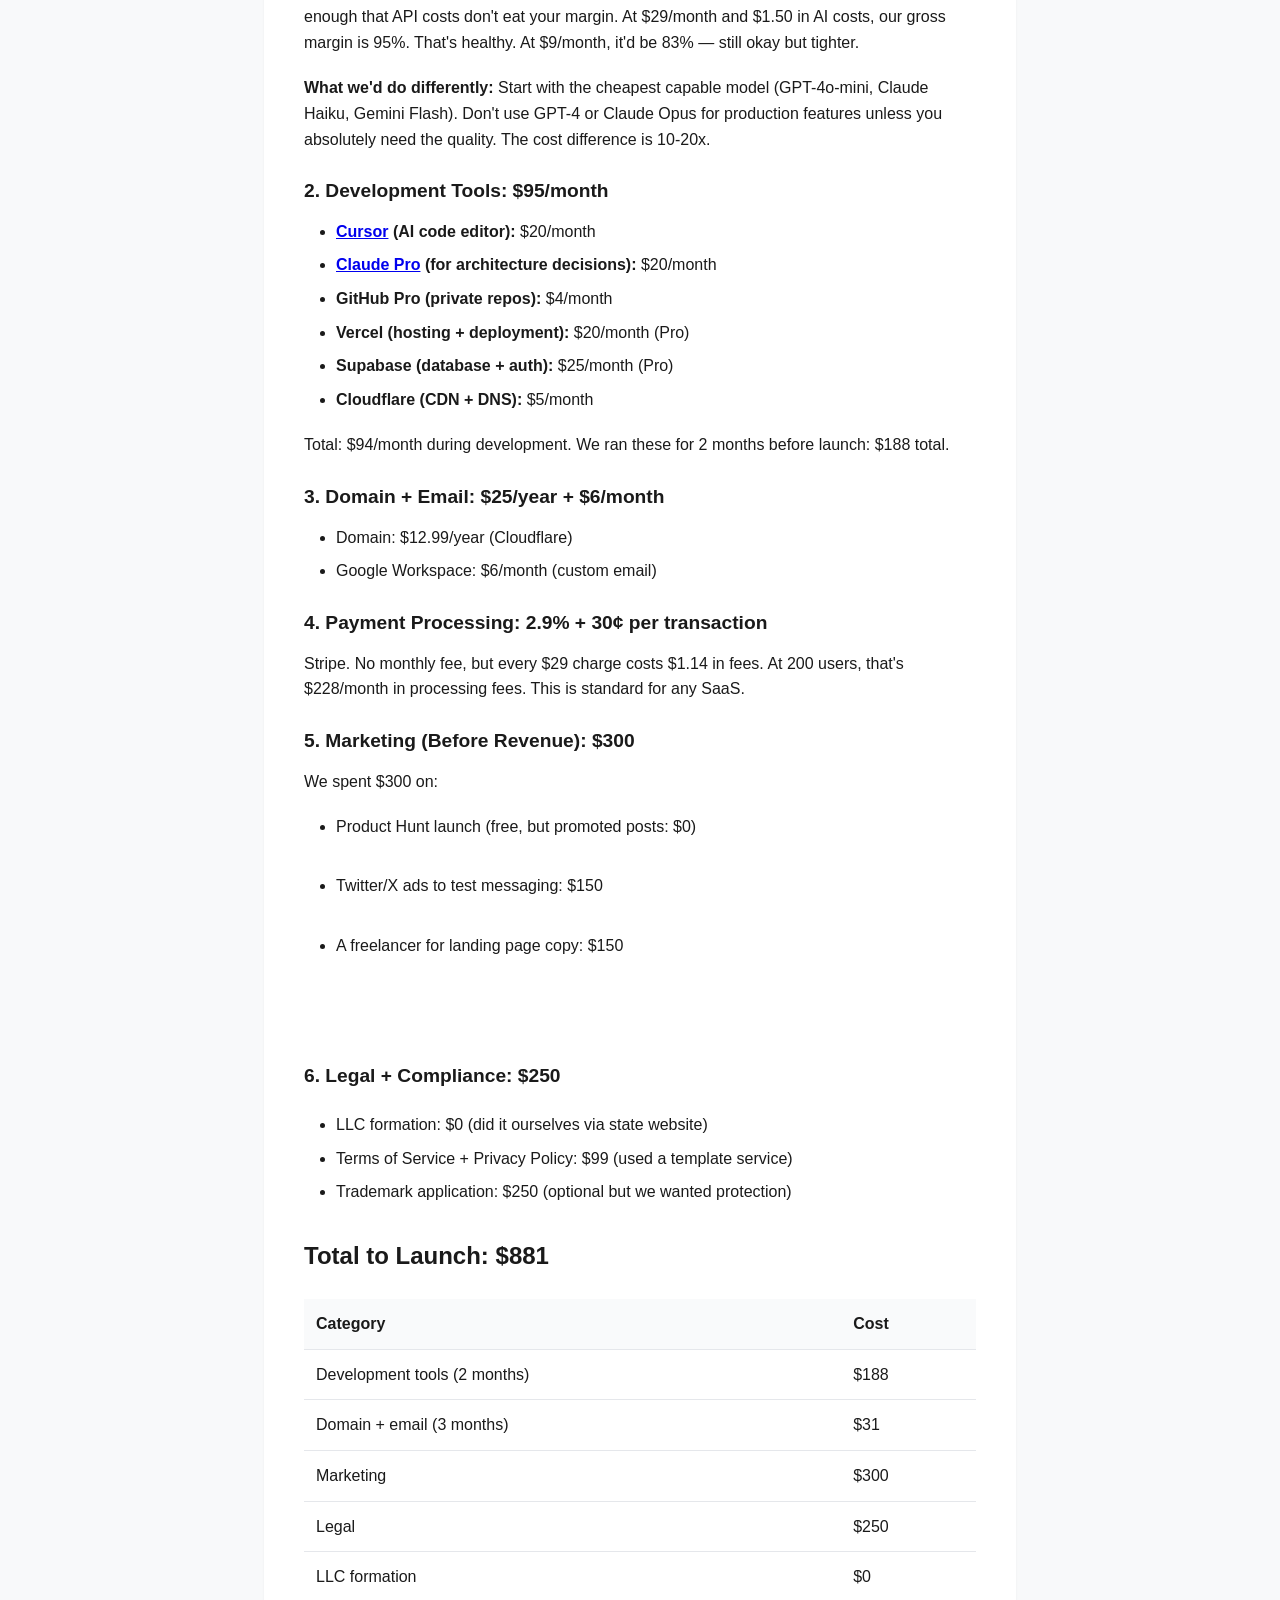
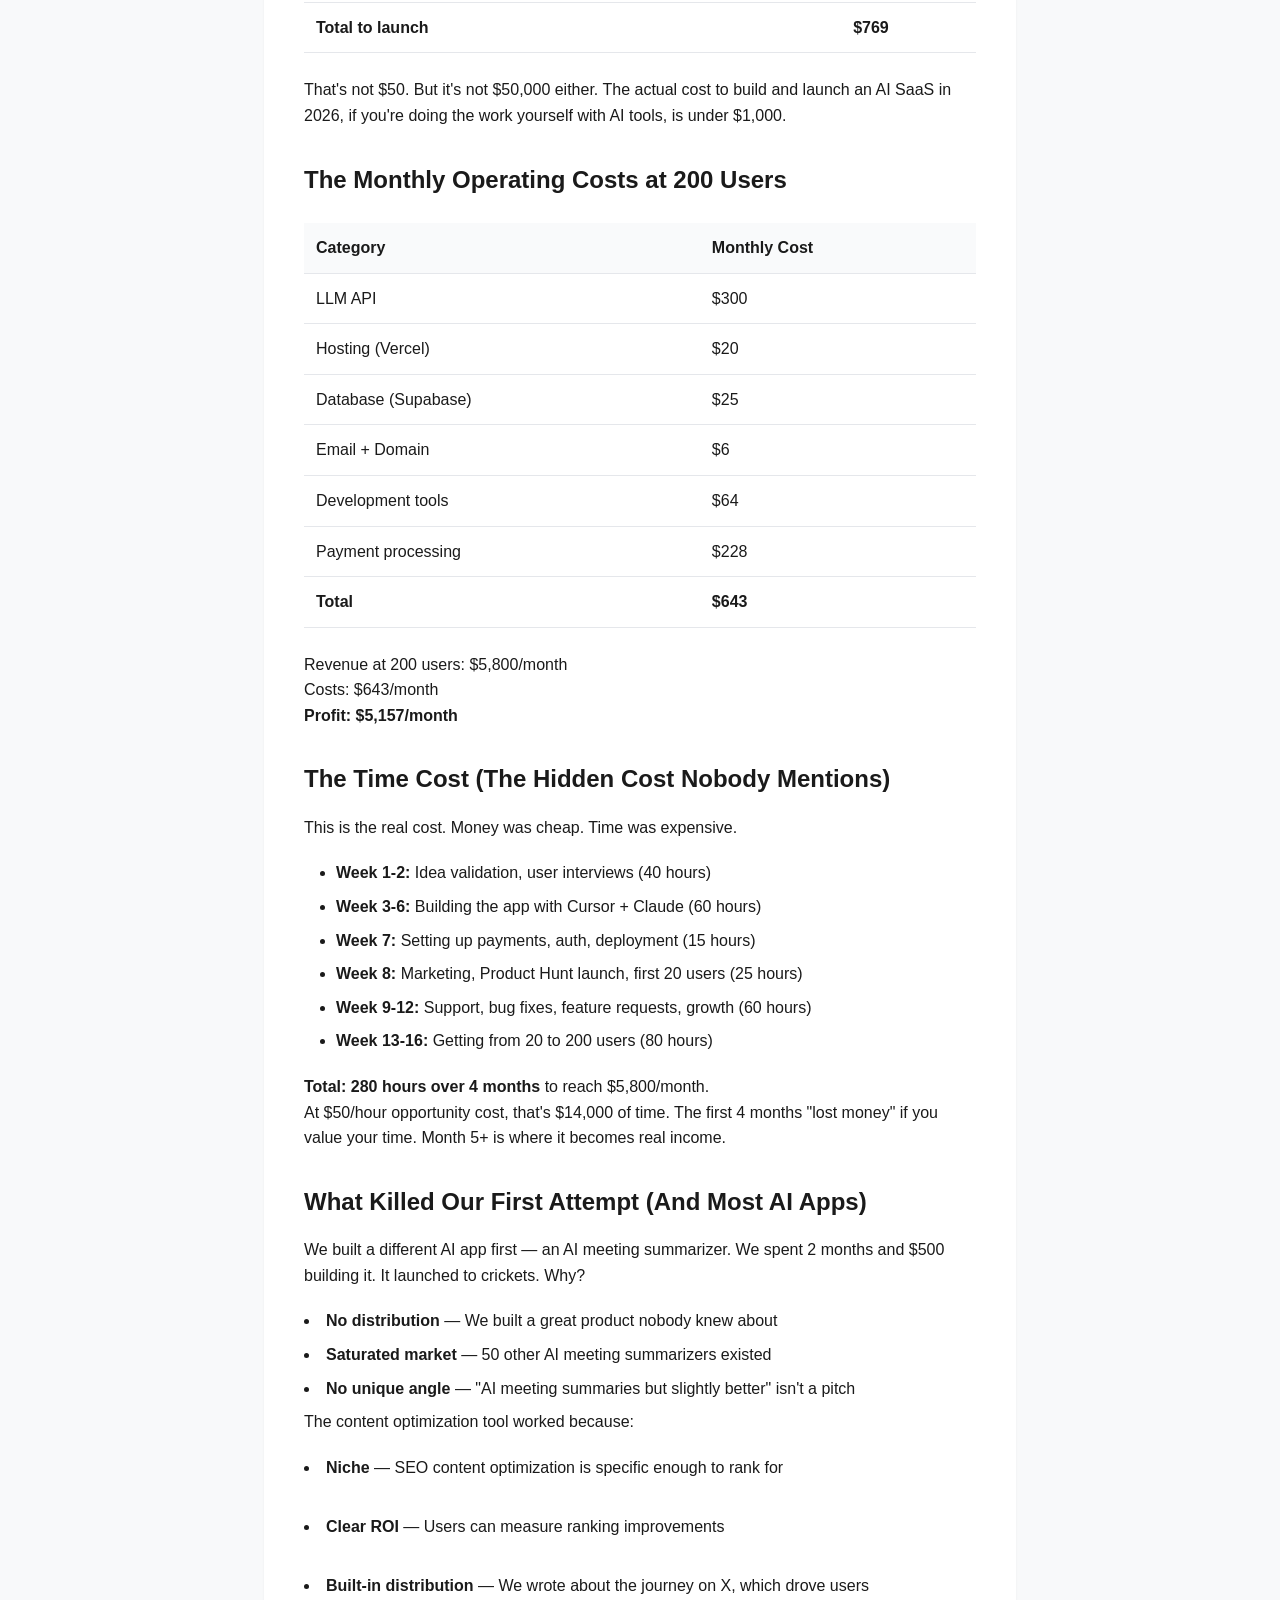
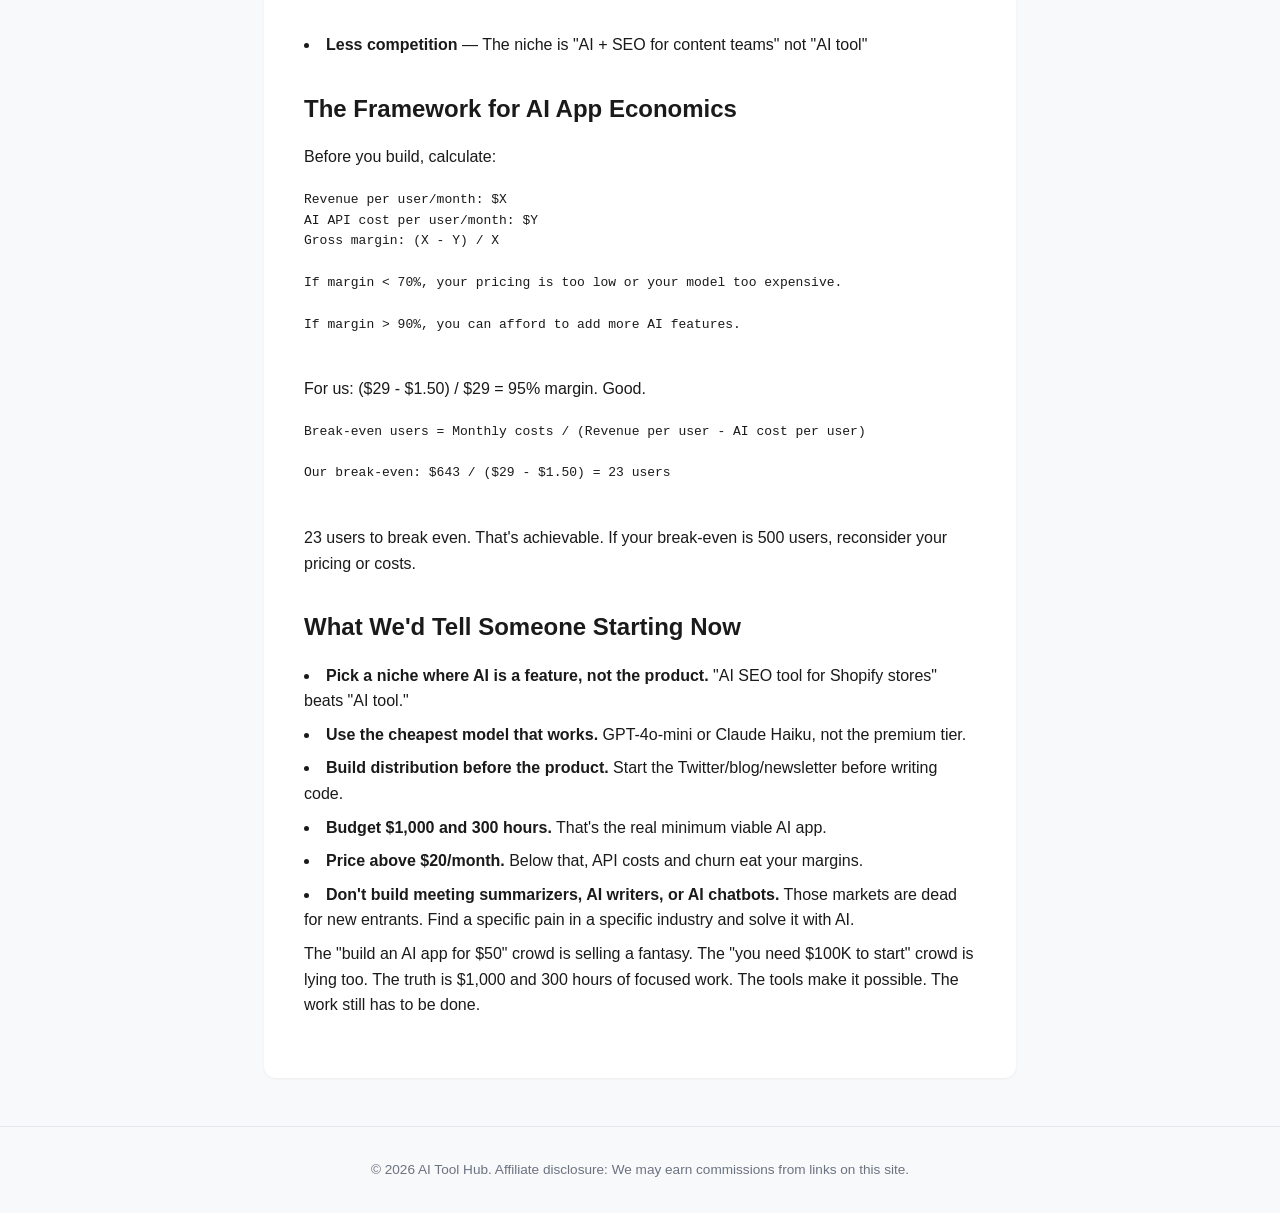
<file: public/blog/the-real-cost-of-building-an-ai-app-in-2026-a-line-item-breakdown.html>
<!DOCTYPE html>
<html lang="en">
<head>
    <meta charset="UTF-8">
    <meta name="viewport" content="width=device-width, initial-scale=1.0">
    <meta name="description" content="The Real Cost of Building an AI App in 2026: A Line-Item Breakdown">
    <title>The Real Cost of Building an AI App in 2026: A Line-Item Breakdown | AI Tool Hub</title>
    <link rel="stylesheet" href="../static/style.css">
    <!-- Ad placeholder - replace with real ad code once approved -->
</head>
<body>
    <header>
        <nav>
            <a href="../index.html" class="logo">AI Tool Hub</a>
            <div class="nav-links">
                <a href="../index.html">Home</a>
                <a href="index.html">All Articles</a>
                <a href="../about.html">About</a>
            </div>
        </nav>
    </header>
    <main>
        <article>
<h1>The Real Cost of Building an AI App in 2026: A Line-Item Breakdown</h1>
<div class="meta">Published Recently · </div>
<p><strong>Date:</strong> 2026-07-07<br>
<strong>Tags:</strong> ai-development, costs, startup<br>
<strong>Description:</strong> Everyone says AI makes building apps cheaper. We tracked every dollar of building a real AI-powered SaaS app from zero to launch. Here's what it actually costs — not the marketing version.</p>

<hr>

<p>"Build an AI app for $50!" says every YouTube guru. "Vibe coding makes development free!" says every Twitter thread. We decided to track every actual dollar of building a real AI-powered web app — from idea to launched product with paying customers. No estimates. No "it depends." Actual receipts.</p>

<h2>The Project</h2>

<p>We built an AI-powered content optimization tool. Real product. Real users. Real revenue (eventually). It:<br>
<ul><li>Analyzes blog posts for SEO issues</li><br>
<li>Suggests improvements using an LLM</li><br>
<li>Tracks ranking improvements over time</li><br>
<li>Charges $29/month</li><br>
</ul><br>
<h2>The Actual Costs</h2></p>

<h3>1. LLM API Calls: $340/month (at scale)</h3>

<p>This is the cost nobody talks about. AI apps aren't like normal apps — your cost of goods sold (COGS) includes AI inference for every single user action.</p>

<p>For our app:<br>
<ul><li>Each content analysis: ~$0.03 in API calls (we use GPT-4o-mini)</li><br>
<li>Average user analyzes 50 articles/month</li><br>
<li>Per-user AI cost: $1.50/month</li><br>
<li>At 100 users: $150/month in API costs</li><br>
<li>At 200 users (our current count): $300/month</li><br>
</ul><br>
<strong>The lesson:</strong> Your gross margin shrinks as you scale, not grows. You need to price high enough that API costs don't eat your margin. At $29/month and $1.50 in AI costs, our gross margin is 95%. That's healthy. At $9/month, it'd be 83% — still okay but tighter.</p>

<p><strong>What we'd do differently:</strong> Start with the cheapest capable model (GPT-4o-mini, Claude Haiku, Gemini Flash). Don't use GPT-4 or Claude Opus for production features unless you absolutely need the quality. The cost difference is 10-20x.</p>

<h3>2. Development Tools: $95/month</h3>

<ul><li><strong><a href="https://cursor.sh/?ref=AITOOLHUB" rel="noopener" target="_blank">Cursor</a> (AI code editor):</strong> $20/month</li>
<li><strong><a href="https://claude.ai/?ref=AITOOLHUB" rel="noopener" target="_blank">Claude Pro</a> (for architecture decisions):</strong> $20/month</li>
<li><strong>GitHub Pro (private repos):</strong> $4/month</li>
<li><strong>Vercel (hosting + deployment):</strong> $20/month (Pro)</li>
<li><strong>Supabase (database + auth):</strong> $25/month (Pro)</li>
<li><strong>Cloudflare (CDN + DNS):</strong> $5/month</li>
</ul>
Total: $94/month during development. We ran these for 2 months before launch: $188 total.

<h3>3. Domain + Email: $25/year + $6/month</h3>

<ul><li>Domain: $12.99/year (Cloudflare)</li>
<li>Google Workspace: $6/month (custom email)</li>
</ul>
<h3>4. Payment Processing: 2.9% + 30¢ per transaction</h3>

<p>Stripe. No monthly fee, but every $29 charge costs $1.14 in fees. At 200 users, that's $228/month in processing fees. This is standard for any SaaS.</p>

<h3>5. Marketing (Before Revenue): $300</h3>

<p>We spent $300 on:<br>
<ul><li>Product Hunt launch (free, but promoted posts: $0)</li><br>
<li>Twitter/X ads to test messaging: $150</li><br>
<li>A freelancer for landing page copy: $150</li><br>
</ul><br>
<h3>6. Legal + Compliance: $250</h3></p>

<ul><li>LLC formation: $0 (did it ourselves via state website)</li>
<li>Terms of Service + Privacy Policy: $99 (used a template service)</li>
<li>Trademark application: $250 (optional but we wanted protection)</li>
</ul>
<h2>Total to Launch: $881</h2>

<table>
<tr><th>Category</th><th>Cost</th></tr>
<tr><td>Development tools (2 months)</td><td>$188</td></tr>
<tr><td>Domain + email (3 months)</td><td>$31</td></tr>
<tr><td>Marketing</td><td>$300</td></tr>
<tr><td>Legal</td><td>$250</td></tr>
<tr><td>LLC formation</td><td>$0</td></tr>
<tr><td><strong>Total to launch</strong></td><td><strong>$769</strong></td></tr>
</table>

<p>That's not $50. But it's not $50,000 either. The actual cost to build and launch an AI SaaS in 2026, if you're doing the work yourself with AI tools, is under $1,000.</p>

<h2>The Monthly Operating Costs at 200 Users</h2>

<table>
<tr><th>Category</th><th>Monthly Cost</th></tr>
<tr><td>LLM API</td><td>$300</td></tr>
<tr><td>Hosting (Vercel)</td><td>$20</td></tr>
<tr><td>Database (Supabase)</td><td>$25</td></tr>
<tr><td>Email + Domain</td><td>$6</td></tr>
<tr><td>Development tools</td><td>$64</td></tr>
<tr><td>Payment processing</td><td>$228</td></tr>
<tr><td><strong>Total</strong></td><td><strong>$643</strong></td></tr>
</table>

<p>Revenue at 200 users: $5,800/month<br>
Costs: $643/month<br>
<strong>Profit: $5,157/month</strong></p>

<h2>The Time Cost (The Hidden Cost Nobody Mentions)</h2>

<p>This is the real cost. Money was cheap. Time was expensive.</p>

<ul><li><strong>Week 1-2:</strong> Idea validation, user interviews (40 hours)</li>
<li><strong>Week 3-6:</strong> Building the app with Cursor + Claude (60 hours)</li>
<li><strong>Week 7:</strong> Setting up payments, auth, deployment (15 hours)</li>
<li><strong>Week 8:</strong> Marketing, Product Hunt launch, first 20 users (25 hours)</li>
<li><strong>Week 9-12:</strong> Support, bug fixes, feature requests, growth (60 hours)</li>
<li><strong>Week 13-16:</strong> Getting from 20 to 200 users (80 hours)</li>
</ul>
<strong>Total: 280 hours over 4 months</strong> to reach $5,800/month.

<p>At $50/hour opportunity cost, that's $14,000 of time. The first 4 months "lost money" if you value your time. Month 5+ is where it becomes real income.</p>

<h2>What Killed Our First Attempt (And Most AI Apps)</h2>

<p>We built a different AI app first — an AI meeting summarizer. We spent 2 months and $500 building it. It launched to crickets. Why?</p>

<li><strong>No distribution</strong> — We built a great product nobody knew about</li>
<li><strong>Saturated market</strong> — 50 other AI meeting summarizers existed</li>
<li><strong>No unique angle</strong> — "AI meeting summaries but slightly better" isn't a pitch</li>

<p>The content optimization tool worked because:<br>
<li><strong>Niche</strong> — SEO content optimization is specific enough to rank for</li><br>
<li><strong>Clear ROI</strong> — Users can measure ranking improvements</li><br>
<li><strong>Built-in distribution</strong> — We wrote about the journey on X, which drove users</li><br>
<li><strong>Less competition</strong> — The niche is "AI + SEO for content teams" not "AI tool"</li></p>

<h2>The Framework for AI App Economics</h2>

<p>Before you build, calculate:</p>

<pre><code>Revenue per user/month: $X
AI API cost per user/month: $Y  
Gross margin: (X - Y) / X

<p>If margin &lt; 70%, your pricing is too low or your model too expensive.<br>
If margin &gt; 90%, you can afford to add more AI features.<br>
</code></pre></p>

<p>For us: ($29 - $1.50) / $29 = 95% margin. Good.</p>

<pre><code>Break-even users = Monthly costs / (Revenue per user - AI cost per user)

<p>Our break-even: $643 / ($29 - $1.50) = 23 users<br>
</code></pre></p>

<p>23 users to break even. That's achievable. If your break-even is 500 users, reconsider your pricing or costs.</p>

<h2>What We'd Tell Someone Starting Now</h2>

<li><strong>Pick a niche where AI is a feature, not the product.</strong> "AI SEO tool for Shopify stores" beats "AI tool."</li>
<li><strong>Use the cheapest model that works.</strong> GPT-4o-mini or Claude Haiku, not the premium tier.</li>
<li><strong>Build distribution before the product.</strong> Start the Twitter/blog/newsletter before writing code.</li>
<li><strong>Budget $1,000 and 300 hours.</strong> That's the real minimum viable AI app.</li>
<li><strong>Price above $20/month.</strong> Below that, API costs and churn eat your margins.</li>
<li><strong>Don't build meeting summarizers, AI writers, or AI chatbots.</strong> Those markets are dead for new entrants. Find a specific pain in a specific industry and solve it with AI.</li>

<p>The "build an AI app for $50" crowd is selling a fantasy. The "you need $100K to start" crowd is lying too. The truth is $1,000 and 300 hours of focused work. The tools make it possible. The work still has to be done.</p>
</article>
    </main>
    <footer>
        <p>&copy; 2026 AI Tool Hub. Affiliate disclosure: We may earn commissions from links on this site.</p>
    </footer>
</body>
</html>
</file>
<file: public/static/style.css>
* {
    margin: 0;
    padding: 0;
    box-sizing: border-box;
}

body {
    font-family: -apple-system, BlinkMacSystemFont, 'Segoe UI', Roboto, sans-serif;
    line-height: 1.6;
    color: #1a1a1a;
    background: #f8f9fa;
}

header {
    background: #fff;
    border-bottom: 1px solid #e5e7eb;
    padding: 1rem 2rem;
    position: sticky;
    top: 0;
    z-index: 100;
}

nav {
    display: flex;
    justify-content: space-between;
    align-items: center;
    max-width: 1200px;
    margin: 0 auto;
}

.logo {
    font-size: 1.5rem;
    font-weight: 700;
    text-decoration: none;
    color: #2563eb;
}

.nav-links {
    display: flex;
    gap: 1.5rem;
}

.nav-links a {
    text-decoration: none;
    color: #4b5563;
    font-weight: 500;
}

.nav-links a:hover {
    color: #2563eb;
}

main {
    max-width: 800px;
    margin: 2rem auto;
    padding: 0 1.5rem;
}

article {
    background: #fff;
    padding: 2.5rem;
    border-radius: 12px;
    box-shadow: 0 1px 3px rgba(0,0,0,0.05);
    margin-bottom: 2rem;
}

article h1 {
    font-size: 2.2rem;
    margin-bottom: 0.5rem;
    line-height: 1.2;
}

article .meta {
    color: #6b7280;
    font-size: 0.9rem;
    margin-bottom: 2rem;
}

article h2 {
    font-size: 1.5rem;
    margin: 2rem 0 1rem;
}

article h3 {
    font-size: 1.2rem;
    margin: 1.5rem 0 0.75rem;
}

article p {
    margin-bottom: 1.25rem;
}

article ul, article ol {
    margin-bottom: 1.25rem;
    padding-left: 2rem;
}

article li {
    margin-bottom: 0.5rem;
}

article img {
    max-width: 100%;
    border-radius: 8px;
    margin: 1.5rem 0;
}

/* Article card grid for blog index */
.article-grid {
    display: grid;
    grid-template-columns: repeat(auto-fill, minmax(350px, 1fr));
    gap: 1.5rem;
}

.article-card {
    background: #fff;
    padding: 1.5rem;
    border-radius: 12px;
    box-shadow: 0 1px 3px rgba(0,0,0,0.05);
    text-decoration: none;
    color: inherit;
    transition: transform 0.15s, box-shadow 0.15s;
}

.article-card:hover {
    transform: translateY(-2px);
    box-shadow: 0 4px 12px rgba(0,0,0,0.1);
}

.article-card h2 {
    font-size: 1.25rem;
    margin-bottom: 0.5rem;
}

.article-card .meta {
    font-size: 0.85rem;
    color: #6b7280;
    margin-bottom: 0.75rem;
}

.article-card p {
    color: #4b5563;
    font-size: 0.95rem;
}

/* Callout box for affiliate links */
.callout {
    background: #eff6ff;
    border-left: 4px solid #2563eb;
    padding: 1rem 1.5rem;
    border-radius: 4px;
    margin: 1.5rem 0;
}

.callout strong {
    color: #2563eb;
}

/* Comparison table */
table {
    width: 100%;
    border-collapse: collapse;
    margin: 1.5rem 0;
}

th, td {
    padding: 0.75rem;
    text-align: left;
    border-bottom: 1px solid #e5e7eb;
}

th {
    background: #f9fafb;
    font-weight: 600;
}

footer {
    text-align: center;
    padding: 2rem;
    color: #6b7280;
    font-size: 0.85rem;
    border-top: 1px solid #e5e7eb;
    margin-top: 3rem;
}

@media (max-width: 640px) {
    article {
        padding: 1.5rem;
    }
    article h1 {
        font-size: 1.6rem;
    }
    .nav-links {
        gap: 1rem;
    }
}
</file>
<file: static/style.css>
* {
    margin: 0;
    padding: 0;
    box-sizing: border-box;
}

body {
    font-family: -apple-system, BlinkMacSystemFont, 'Segoe UI', Roboto, sans-serif;
    line-height: 1.6;
    color: #1a1a1a;
    background: #f8f9fa;
}

header {
    background: #fff;
    border-bottom: 1px solid #e5e7eb;
    padding: 1rem 2rem;
    position: sticky;
    top: 0;
    z-index: 100;
}

nav {
    display: flex;
    justify-content: space-between;
    align-items: center;
    max-width: 1200px;
    margin: 0 auto;
}

.logo {
    font-size: 1.5rem;
    font-weight: 700;
    text-decoration: none;
    color: #2563eb;
}

.nav-links {
    display: flex;
    gap: 1.5rem;
}

.nav-links a {
    text-decoration: none;
    color: #4b5563;
    font-weight: 500;
}

.nav-links a:hover {
    color: #2563eb;
}

main {
    max-width: 800px;
    margin: 2rem auto;
    padding: 0 1.5rem;
}

article {
    background: #fff;
    padding: 2.5rem;
    border-radius: 12px;
    box-shadow: 0 1px 3px rgba(0,0,0,0.05);
    margin-bottom: 2rem;
}

article h1 {
    font-size: 2.2rem;
    margin-bottom: 0.5rem;
    line-height: 1.2;
}

article .meta {
    color: #6b7280;
    font-size: 0.9rem;
    margin-bottom: 2rem;
}

article h2 {
    font-size: 1.5rem;
    margin: 2rem 0 1rem;
}

article h3 {
    font-size: 1.2rem;
    margin: 1.5rem 0 0.75rem;
}

article p {
    margin-bottom: 1.25rem;
}

article ul, article ol {
    margin-bottom: 1.25rem;
    padding-left: 2rem;
}

article li {
    margin-bottom: 0.5rem;
}

article img {
    max-width: 100%;
    border-radius: 8px;
    margin: 1.5rem 0;
}

/* Article card grid for blog index */
.article-grid {
    display: grid;
    grid-template-columns: repeat(auto-fill, minmax(350px, 1fr));
    gap: 1.5rem;
}

.article-card {
    background: #fff;
    padding: 1.5rem;
    border-radius: 12px;
    box-shadow: 0 1px 3px rgba(0,0,0,0.05);
    text-decoration: none;
    color: inherit;
    transition: transform 0.15s, box-shadow 0.15s;
}

.article-card:hover {
    transform: translateY(-2px);
    box-shadow: 0 4px 12px rgba(0,0,0,0.1);
}

.article-card h2 {
    font-size: 1.25rem;
    margin-bottom: 0.5rem;
}

.article-card .meta {
    font-size: 0.85rem;
    color: #6b7280;
    margin-bottom: 0.75rem;
}

.article-card p {
    color: #4b5563;
    font-size: 0.95rem;
}

/* Callout box for affiliate links */
.callout {
    background: #eff6ff;
    border-left: 4px solid #2563eb;
    padding: 1rem 1.5rem;
    border-radius: 4px;
    margin: 1.5rem 0;
}

.callout strong {
    color: #2563eb;
}

/* Comparison table */
table {
    width: 100%;
    border-collapse: collapse;
    margin: 1.5rem 0;
}

th, td {
    padding: 0.75rem;
    text-align: left;
    border-bottom: 1px solid #e5e7eb;
}

th {
    background: #f9fafb;
    font-weight: 600;
}

footer {
    text-align: center;
    padding: 2rem;
    color: #6b7280;
    font-size: 0.85rem;
    border-top: 1px solid #e5e7eb;
    margin-top: 3rem;
}

@media (max-width: 640px) {
    article {
        padding: 1.5rem;
    }
    article h1 {
        font-size: 1.6rem;
    }
    .nav-links {
        gap: 1rem;
    }
}
</file>
